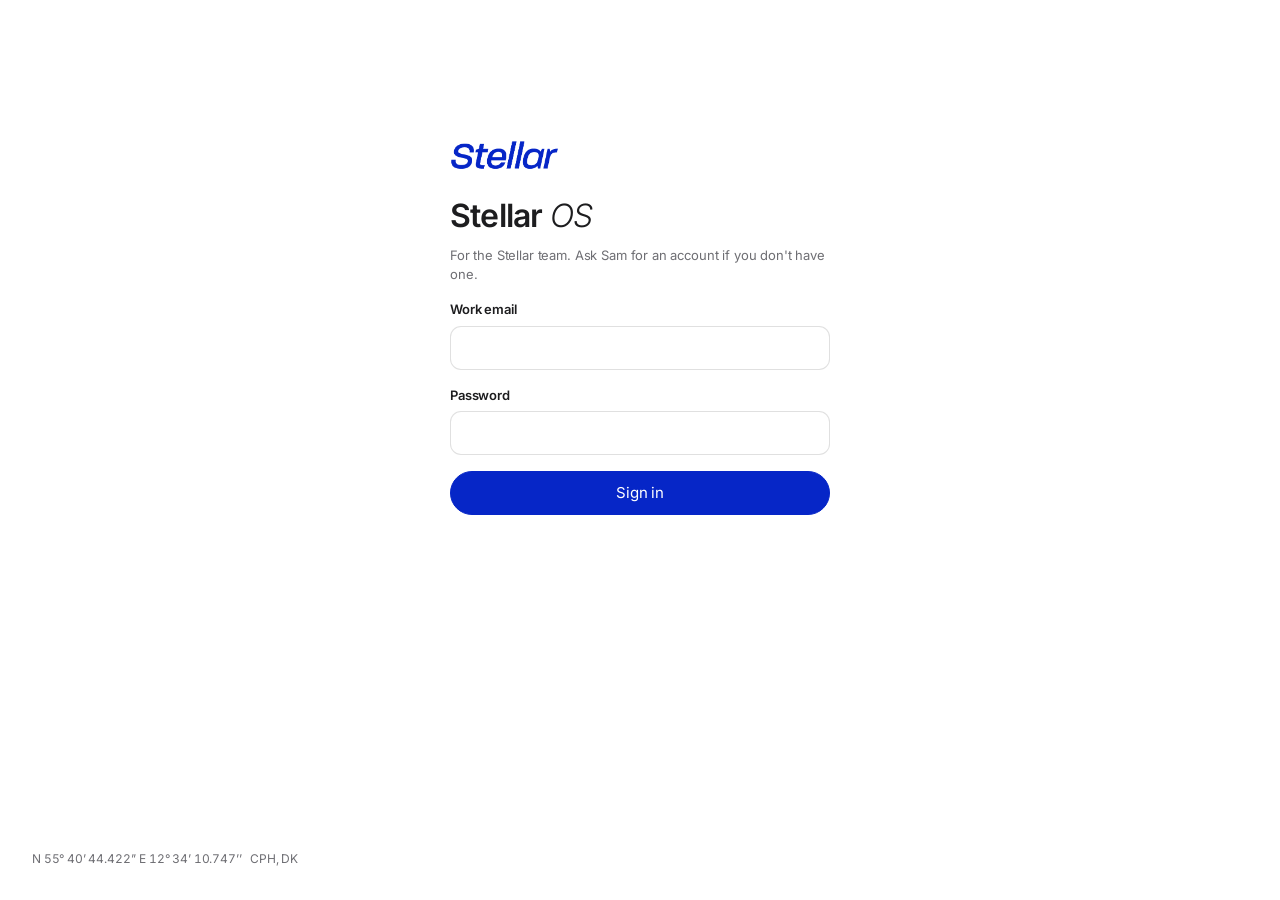
<file: index.html>
<!doctype html>
<html lang="en">
<head>
  <meta charset="utf-8">
  <!-- Moving home: when NEW is set, the old GitHub address forwards to the new one (path and #link kept). -->
  <script>(function(){var NEW="https://os.stellarmusic.dk";if(!NEW||location.hostname!=="stellar-portal.github.io")return;var h=location.hash,ls=null;try{ls=localStorage}catch(e){}
  /* carry over what this browser saved here: a deck viewer's email pass, the private to-do key */
  try{var t=(new URLSearchParams(h.slice(1)).get("t")||"").toLowerCase(),p=t&&ls&&ls.getItem("stellar-deck-pass:"+t);if(p)h+="&p="+encodeURIComponent(p);
  var k=/todo\.html/.test(location.pathname)&&!/[#&]k=/.test(h)&&ls&&ls.getItem("stellar-todo-key");if(k)h="#k="+k}catch(e){}
  location.replace(NEW+location.pathname.replace(/^\/campaign-tracker\/?/,"/")+location.search+h)})()</script>
  <meta name="viewport" content="width=device-width, initial-scale=1">
  <title>Stellar OS</title>
  <meta name="robots" content="noindex, nofollow">
  <meta name="theme-color" content="#000000">
  <link rel="icon" type="image/png" href="assets/favicon.png?v=4">
  <link rel="apple-touch-icon" href="assets/stellar-blue.png">
  <link rel="stylesheet" href="assets/fonts/inter.css?v=20261126b">
  <link rel="stylesheet" href="styles.css?v=20261126b">
  <link rel="stylesheet" href="todo.css?v=20261126b">
</head>
<body>
  <aside class="sidebar" id="sidebar" aria-label="Stellar OS">
    <div class="side-top">
      <a class="brand" href="#/" aria-label="Stellar OS home"><img src="assets/stellar-white.png" alt="Stellar" width="80" height="22"><span>OS</span><img class="brand-mark" src="assets/stellar-mark.png?v=2" alt="" width="32" height="32"></a>
    </div>

    <nav class="nav" id="nav" aria-label="Sections"></nav>
    <div class="who" id="who"></div>
  </aside>
  <div class="content">
    <div class="backbar" id="backbar" hidden><button type="button" class="back-btn" id="back-btn"><svg viewBox="0 0 20 20" aria-hidden="true"><path d="M12.5 4.5 7 10l5.5 5.5"/></svg><span id="back-label">Back</span></button><button type="button" class="back-btn home-btn" id="home-btn" hidden><svg viewBox="0 0 20 20" aria-hidden="true"><path d="M3.5 9.5 10 4l6.5 5.5M5.5 8v7.5h3.5V12h2v3.5h3.5V8"/></svg><span id="home-label">Home</span></button></div>
    <button type="button" class="to-top" id="to-top" aria-label="Back to the top" title="Back to the top"><svg viewBox="0 0 20 20" aria-hidden="true"><path d="M10 15.5V5M5 9.5 10 4.5l5 5"/></svg></button>
    <main id="app" tabindex="-1"><p class="muted pad">Loading…</p></main>
    <footer class="foot">N 55° 40’ 44.422’’ E 12° 34’ 10.747’’ &nbsp; CPH, DK</footer>
  </div>
  <div id="toast" role="status" aria-live="polite"></div>
  <script type="module" src="app.js?v=20261126b"></script>
</body>
</html>
</file>
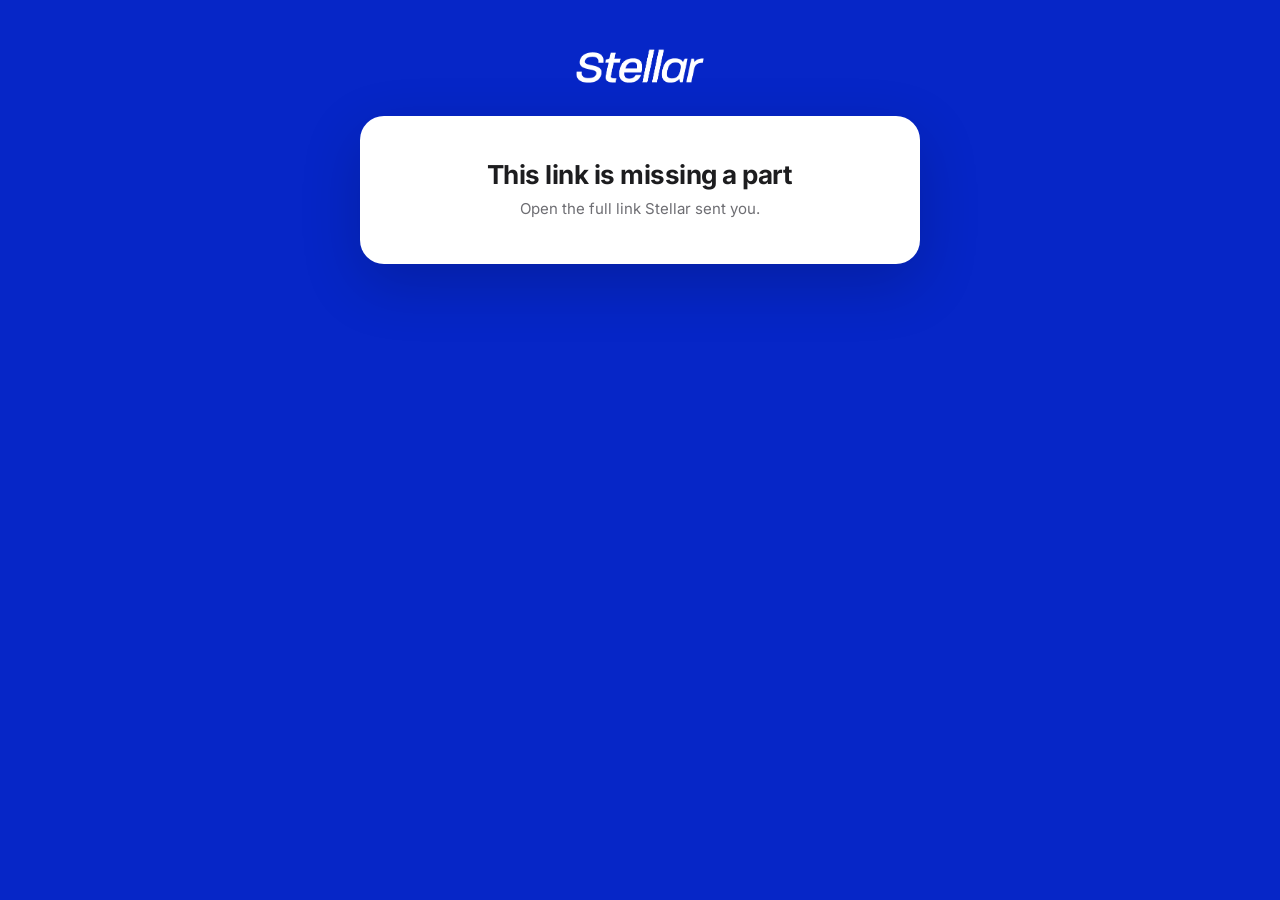
<file: creator.html>
<!doctype html>
<html lang="en">
<head>
  <meta charset="utf-8">
  <meta name="viewport" content="width=device-width, initial-scale=1, viewport-fit=cover">
  <title>Your campaign · Stellar</title>
  <meta name="robots" content="noindex, nofollow">
  <meta name="referrer" content="no-referrer">
  <meta name="theme-color" content="#0626c7">
  <link rel="icon" type="image/png" href="assets/favicon.png?v=4">
  <link rel="stylesheet" href="assets/fonts/inter.css?v=20261114a">
  <!-- A creator's personal campaign page: drafts, approval, posted links, payment details. No outside fonts or scripts: nothing goes anywhere but Stellar's own backend. -->
  <style>
    :root { --blue: #0626c7; --ink: #1d1d1f; --muted: #6e6e73; --line: #e5e5ea; color-scheme: light; }
    * { box-sizing: border-box; }
    html, body { margin: 0; min-height: 100%; }
    body { font-family: Inter, -apple-system, BlinkMacSystemFont, system-ui, "Segoe UI", Roboto, sans-serif; background: var(--blue); color: var(--ink); -webkit-font-smoothing: antialiased; }
    [hidden] { display: none !important; }
    .wrap { min-height: 100dvh; display: flex; flex-direction: column; align-items: center; padding: 40px 20px calc(40px + env(safe-area-inset-bottom)); }
    .wm { width: 130px; height: auto; margin: 8px 0 32px; }
    .card { width: 100%; max-width: 560px; background: #fff; border-radius: 24px; padding: 32px 28px; box-shadow: 0 20px 60px rgba(0,0,0,.18); }
    h1 { font-size: 26px; line-height: 1.15; letter-spacing: -0.02em; margin: 0 0 8px; }
    p.sub { margin: 0 0 24px; color: var(--muted); font-size: 15px; line-height: 1.5; }
    label, .lbl { display: block; font-size: 13px; font-weight: 600; margin: 0 0 16px; }
    label .hint, .lbl .hint { display: block; font-weight: 400; color: var(--muted); margin-top: 4px; }
    input, select { display: block; width: 100%; margin-top: 6px; font: inherit; font-size: 16px; font-weight: 400; padding: 12px 14px; border: 1px solid var(--line); border-radius: 12px; background: #fff; color: var(--ink); }
    input:focus, select:focus { outline: 2px solid var(--blue); outline-offset: 1px; border-color: transparent; }
    .bad-in { border-color: #c9302c; }
    button { width: 100%; font: inherit; font-size: 16px; font-weight: 600; padding: 14px; border: 0; border-radius: 999px; background: var(--blue); color: #fff; cursor: pointer; margin-top: 6px; }
    button:disabled { opacity: .55; cursor: default; }
    .err { color: #c9302c; font-size: 14px; min-height: 20px; margin: 4px 0 8px; }
    .fine { color: var(--muted); font-size: 12px; line-height: 1.5; margin: 18px 0 0; }
    .fine a, .done a { color: var(--blue); }
    .done { text-align: center; padding: 12px 0; }
    .done .tick { width: 56px; height: 56px; border-radius: 50%; background: rgba(6,38,199,.1); color: var(--blue); display: grid; place-items: center; margin: 0 auto 16px; font-size: 28px; }
    .handle { font-weight: 600; color: var(--blue); }
    h2 { font-size: 15px; margin: 28px 0 12px; padding-top: 20px; border-top: 1px solid var(--line); }
    h2:first-of-type { border-top: 0; padding-top: 0; margin-top: 8px; }
    .row { display: grid; grid-template-columns: 1fr 1fr; gap: 0 14px; }
    @media (max-width: 520px) { .row { grid-template-columns: 1fr; } .card { padding: 26px 20px; } }
    .sig { position: relative; margin-top: 6px; border: 1px solid var(--line); border-radius: 12px; height: 160px; touch-action: none; background: #fafafc; }
    .sig canvas { width: 100%; height: 100%; display: block; border-radius: 12px; cursor: crosshair; }
    .sig .ph { position: absolute; inset: 0; display: grid; place-items: center; color: var(--muted); font-size: 14px; font-weight: 400; pointer-events: none; }
    .sig-tools { display: flex; justify-content: space-between; margin-top: 6px; font-weight: 400; font-size: 12px; color: var(--muted); }
    .linkbtn { width: auto; background: none; color: var(--blue); padding: 0; margin: 0; font-size: 13px; font-weight: 600; border-radius: 0; }
    textarea { display: block; width: 100%; margin-top: 6px; font: inherit; font-size: 16px; padding: 12px 14px; border: 1px solid var(--line); border-radius: 12px; min-height: 84px; resize: vertical; }
    textarea:focus { outline: 2px solid var(--blue); outline-offset: 1px; border-color: transparent; }
    .brief { background: #f5f5f7; border-radius: 14px; padding: 14px 16px; font-size: 14px; line-height: 1.55; white-space: pre-line; margin: 0 0 8px; }
    .steps { display: flex; gap: 6px; margin: 0 0 22px; flex-wrap: wrap; }
    .steps span { font-size: 12px; font-weight: 600; padding: 4px 10px; border-radius: 999px; background: #f0f0f5; color: var(--muted); }
    .steps span.on { background: rgba(6,38,199,.1); color: var(--blue); }
    .steps span.ok { background: #e6f4ea; color: #1a7f37; }
    .item { border: 1px solid var(--line); border-radius: 14px; padding: 12px 14px; margin: 0 0 10px; font-size: 14px; }
    .item-h { display: flex; justify-content: space-between; gap: 10px; align-items: center; }
    .item-h b { overflow-wrap: anywhere; font-weight: 600; }
    .pill { flex: none; font-size: 12px; font-weight: 600; padding: 3px 10px; border-radius: 999px; background: #f0f0f5; color: var(--muted); }
    .pill.ok { background: #e6f4ea; color: #1a7f37; } .pill.fix { background: #fff4e0; color: #9a5b00; } .pill.wait { background: rgba(6,38,199,.08); color: var(--blue); } .pill.bad { background: #fdecea; color: #c9302c; }
    .note { margin: 8px 0 0; padding: 8px 10px; background: #fff8ec; border-radius: 10px; font-size: 13px; line-height: 1.45; }
    .note.client { background: #eef1fd; }
    .muted { color: var(--muted); font-size: 13px; }
    .item .linkbtn { margin-top: 8px; }
    .drop { display: block; border: 2px dashed var(--line); border-radius: 14px; padding: 20px; text-align: center; font-weight: 600; font-size: 14px; color: var(--blue); cursor: pointer; margin: 6px 0 12px; }
    .drop input { position: absolute; width: 1px; height: 1px; opacity: 0; }
    .drop:focus-within { outline: 2px solid var(--blue); outline-offset: 2px; }
    .bar { height: 8px; border-radius: 999px; background: #f0f0f5; overflow: hidden; margin: 8px 0; }
    .bar i { display: block; height: 100%; width: 0; background: var(--blue); transition: width .2s; }
    .inline { display: flex; gap: 8px; } .inline input { margin-top: 0; } .inline button { width: auto; margin: 0; padding: 12px 18px; flex: none; }
    .locked { color: var(--muted); font-size: 14px; background: #f5f5f7; border-radius: 12px; padding: 12px 14px; }
  </style>
</head>
<body>
  <main class="wrap">
    <img class="wm" src="assets/stellar-white.png" alt="Stellar">
    <div class="card" id="card" aria-live="polite"><p class="sub" style="margin:0">Loading…</p></div>
  </main>
  <script type="module" src="creator.js?v=20261126b"></script>
</body>
</html>
</file>
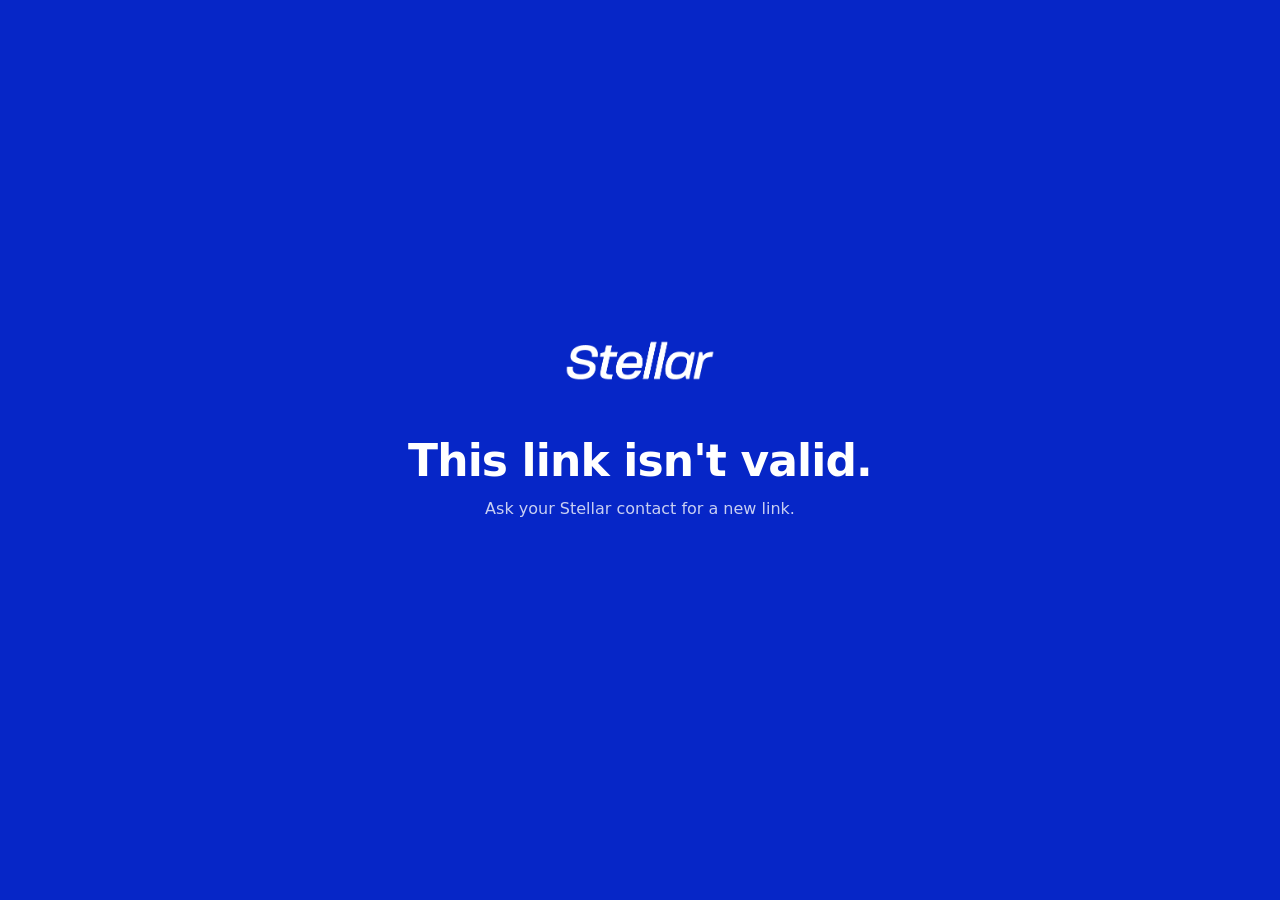
<file: deck.html>
<!doctype html>
<html lang="en">
<head>
  <meta charset="utf-8">
  <!-- Moving home: when NEW is set, the old GitHub address forwards to the new one (path and #link kept). -->
  <script>(function(){var NEW="https://os.stellarmusic.dk";if(!NEW||location.hostname!=="stellar-portal.github.io")return;var h=location.hash,ls=null;try{ls=localStorage}catch(e){}
  /* carry over what this browser saved here: a deck viewer's email pass, the private to-do key */
  try{var t=(new URLSearchParams(h.slice(1)).get("t")||"").toLowerCase(),p=t&&ls&&ls.getItem("stellar-deck-pass:"+t);if(p)h+="&p="+encodeURIComponent(p);
  var k=/todo\.html/.test(location.pathname)&&!/[#&]k=/.test(h)&&ls&&ls.getItem("stellar-todo-key");if(k)h="#k="+k}catch(e){}
  location.replace(NEW+location.pathname.replace(/^\/campaign-tracker\/?/,"/")+location.search+h)})()</script>
  <meta name="viewport" content="width=device-width, initial-scale=1, viewport-fit=cover">
  <title>Stellar</title>
  <meta name="robots" content="noindex, nofollow">
  <meta name="referrer" content="no-referrer">
  <meta name="theme-color" content="#0626c7">
  <link rel="icon" type="image/png" href="assets/favicon.png?v=4">
  <!-- No outside fonts or scripts on this page: nothing about the viewer is sent anywhere but Stellar's own backend. -->
  <style>
    :root { --blue: #0626c7; --ink: #1d1d1f; --stage-bg: #0d0d10; color-scheme: light; }
    * { box-sizing: border-box; }
    html, body { margin: 0; height: 100%; }
    body { font-family: -apple-system, BlinkMacSystemFont, "SF Pro Text", Inter, system-ui, "Segoe UI", Roboto, sans-serif; background: var(--blue); color: #fff; -webkit-font-smoothing: antialiased; overflow: hidden; }
    body.viewing { background: var(--stage-bg); }
    [hidden] { display: none !important; }

    /* Gate */
    .gate { min-height: 100%; height: 100dvh; display: flex; flex-direction: column; align-items: center; justify-content: center; padding: 32px 24px calc(32px + env(safe-area-inset-bottom)); text-align: center; }
    .gate .wm { width: 150px; height: auto; margin-bottom: 56px; }
    .gate h1 { font-size: clamp(28px, 5vw, 44px); font-weight: 600; letter-spacing: -0.02em; line-height: 1.1; margin: 0 0 12px; max-width: 18ch; }
    .gate p.sub { margin: 0 0 40px; opacity: .78; font-size: 16px; line-height: 1.45; max-width: 36ch; }
    .gate form { width: 100%; max-width: 360px; display: flex; flex-direction: column; gap: 22px; }
    .gate input { width: 100%; background: transparent; border: 0; border-bottom: 1.5px solid rgba(255,255,255,.55); color: #fff; font: inherit; font-size: 18px; padding: 10px 2px; outline: none; border-radius: 0; text-align: center; }
    .gate input::placeholder { color: rgba(255,255,255,.6); }
    .gate input:focus { border-bottom-color: #fff; }
    .gate button { appearance: none; border: 0; border-radius: 999px; background: #fff; color: var(--blue); font: inherit; font-size: 16px; font-weight: 600; padding: 14px 24px; cursor: pointer; }
    .gate button:disabled { opacity: .6; cursor: default; }
    .gate button:focus-visible, .gate a:focus-visible { outline: 2px solid #fff; outline-offset: 3px; }
    .gate .err { min-height: 1.3em; margin: 0; font-size: 14px; color: #ffd9d9; }
    .gate .legal { margin-top: 36px; font-size: 12.5px; line-height: 1.5; opacity: .7; max-width: 42ch; }
    .gate .legal a { color: #fff; }
    .gate input.code { font-size: 28px; letter-spacing: 10px; font-variant-numeric: tabular-nums; }
    .gate .lnk { all: unset; cursor: pointer; text-decoration: underline; color: #fff; }
    .gate .lnk:focus-visible { outline: 2px solid #fff; outline-offset: 2px; }
    .gate .lnk:disabled, .gate .lnk[aria-disabled="true"] { cursor: default; text-decoration: none; opacity: .65; }
    .gate .hint { margin: -24px 0 36px; font-size: 14px; line-height: 1.45; opacity: .78; max-width: 36ch; }
    .gate .help { margin-top: 28px; font-size: 14px; opacity: .9; }
    .gate .spin { width: 34px; height: 34px; margin: 0 0 30px; border-radius: 50%; border: 3px solid rgba(255,255,255,.3); border-top-color: #fff; animation: gate-spin 1s linear infinite; }
    @keyframes gate-spin { to { transform: rotate(360deg); } }
    @media (prefers-reduced-motion: reduce) { .gate .spin { animation-duration: 3s; } }

    /* Viewer */
    .viewer { position: fixed; inset: 0; display: flex; flex-direction: column; }
    .stage-wrap { flex: 1; min-height: 0; display: flex; align-items: center; justify-content: center; padding: 20px 76px; position: relative; touch-action: pan-y; }
    .stage { position: relative; aspect-ratio: 16 / 9; width: min(100%, calc((100dvh - 96px) * 16 / 9)); background: #000; border-radius: 10px; overflow: hidden; box-shadow: 0 20px 60px rgba(0,0,0,.45); user-select: none; -webkit-user-select: none; }
    .stage img.slide { position: absolute; inset: 0; width: 100%; height: 100%; object-fit: contain; display: block; -webkit-user-drag: none; }
    .stage .spot { position: absolute; display: block; }
    .stage a.spot { cursor: pointer; border-radius: 4px; }
    .stage a.spot::before { content: ""; position: absolute; inset: -10px; }
    .stage img.slide { opacity: 0; transition: opacity .25s; }
    .stage img.slide.in { opacity: 1; }
    .stage::after { content: ""; position: absolute; left: 50%; top: 50%; width: 26px; height: 26px; margin: -13px; border-radius: 50%; border: 2px solid rgba(255,255,255,.18); border-top-color: rgba(255,255,255,.7); animation: spin .8s linear infinite; pointer-events: none; }
    .stage.ready::after { display: none; }
    @keyframes spin { to { transform: rotate(360deg); } }
    @media (prefers-reduced-motion: reduce) { .stage::after { animation: none; } .stage img.slide { transition: none; } }
    .stage a.spot:hover { background: rgba(255,255,255,.08); box-shadow: inset 0 0 0 1.5px rgba(255,255,255,.35); }
    .stage a.spot:focus-visible { outline: 2px solid #8aa0ff; outline-offset: 2px; }
    .stage { container-type: inline-size; }
    .stage video.spot, .stage .vclip video { object-fit: cover; background: #000; }
    .stage .vclip { overflow: hidden; }
    .stage .vclip video { position: absolute; display: block; cursor: pointer; }
    .stage img.over { position: absolute; pointer-events: none; user-select: none; }
    .stage .vclip, .stage video.spot, .stage img.over { transition: opacity .2s; }
    .stage .wait { opacity: 0; }
    .stage .snd { position: absolute; transform: translate(-100%, -100%); display: inline-flex; align-items: center; gap: 6px; border: 0; border-radius: 999px; padding: 7px 12px 7px 10px; background: rgba(0,0,0,.62); color: #fff; font: 600 12px/1 inherit; font-family: inherit; cursor: pointer; backdrop-filter: blur(8px); -webkit-backdrop-filter: blur(8px); white-space: nowrap; z-index: 2; }
    .stage .snd:hover { background: rgba(0,0,0,.8); }
    .stage .snd.on span { display: none; }
    .stage .snd.on { padding: 7px; }
    .stage .snd:focus-visible { outline: 2px solid #8aa0ff; outline-offset: 2px; }
    @media (max-width: 700px) { .stage .snd { padding: 6px; } .stage .snd span { display: none; } }
    .nav { position: absolute; top: 50%; transform: translateY(-50%); width: 48px; height: 48px; border-radius: 50%; border: 0; background: rgba(255,255,255,.1); color: #fff; display: grid; place-items: center; cursor: pointer; transition: background .15s, opacity .15s; }
    .nav:hover { background: rgba(255,255,255,.2); }
    .nav:disabled { opacity: .25; cursor: default; }
    .nav:focus-visible { outline: 2px solid #8aa0ff; outline-offset: 2px; }
    .nav.prev { left: 16px; } .nav.next { right: 16px; }
    .bar { height: 56px; display: flex; align-items: center; justify-content: space-between; padding: 0 24px calc(env(safe-area-inset-bottom)); gap: 16px; font-size: 13px; color: rgba(255,255,255,.7); }
    .bar img { height: 18px; width: auto; opacity: .9; }
    .bar .count { font-variant-numeric: tabular-nums; }
    .progress { position: absolute; left: 0; right: 0; bottom: 0; height: 2px; background: rgba(255,255,255,.08); }
    .progress i { display: block; height: 100%; background: var(--blue); transition: width .25s; }
    .turn { display: none; position: absolute; left: 0; right: 0; bottom: 18px; text-align: center; font-size: 13px; color: rgba(255,255,255,.5); }
    @media (max-width: 700px) and (orientation: portrait) { .turn { display: block; } }
    .loading { position: fixed; inset: 0; display: grid; place-items: center; font-size: 15px; opacity: .8; }

    @media (max-width: 700px) {
      .stage-wrap { padding: 12px; }
      .stage { width: 100%; border-radius: 6px; }
      .nav { display: none; }
      .bar { padding: 0 16px env(safe-area-inset-bottom); }
    }
    @media (max-width: 900px) and (orientation: landscape) and (max-height: 500px) {
      .stage-wrap { padding: 6px 56px; }
      .stage { width: min(100%, calc((100dvh - 50px) * 16 / 9)); }
      .bar { height: 38px; }
      .nav { width: 40px; height: 40px; } .nav.prev { left: 8px; } .nav.next { right: 8px; }
    }
  </style>
</head>
<body>
  <main id="app"><div class="loading">Loading…</div></main>
  <script type="module" src="deck.js?v=20261126b"></script>
</body>
</html>
</file>
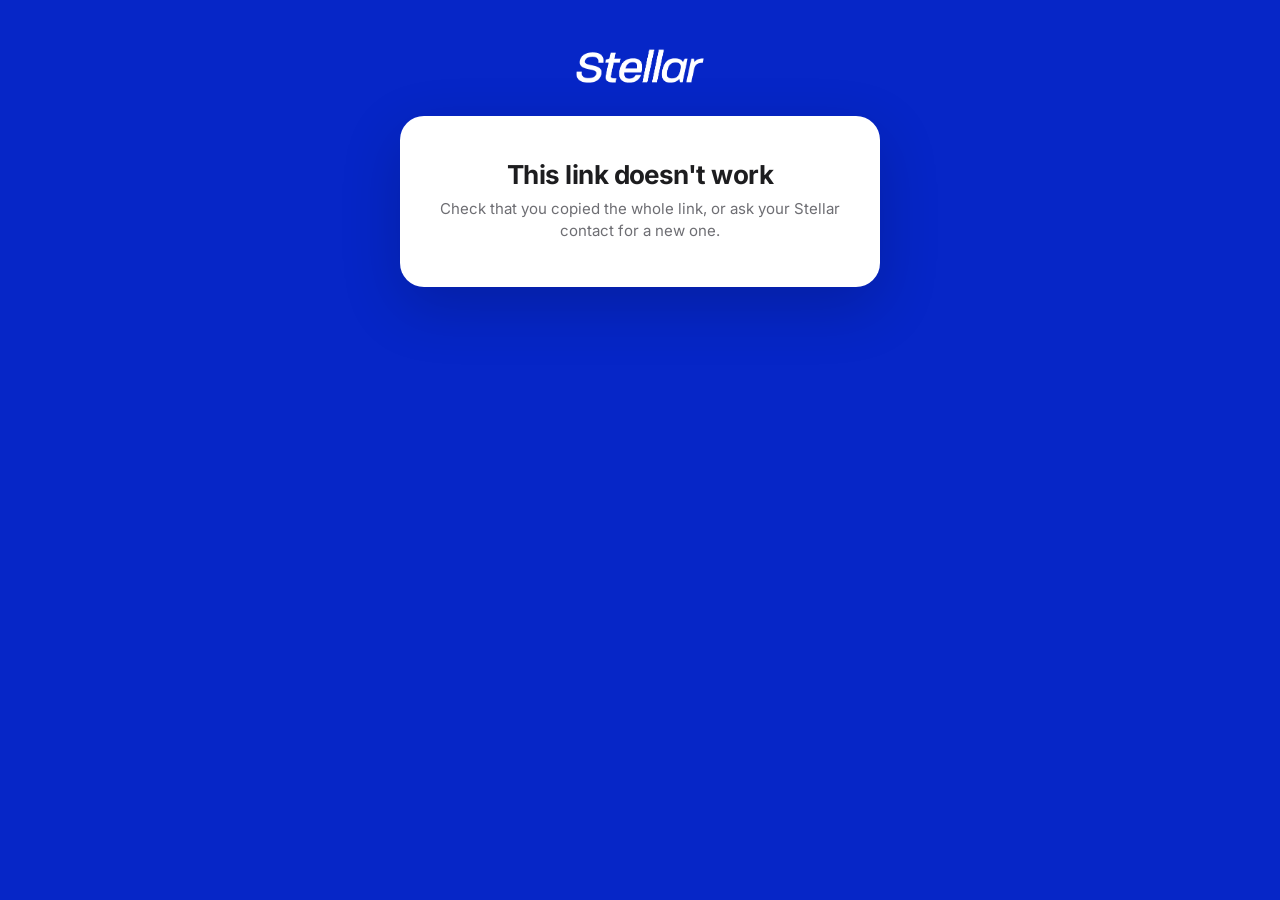
<file: payment-details.html>
<!doctype html>
<html lang="en">
<head>
  <meta charset="utf-8">
  <meta name="viewport" content="width=device-width, initial-scale=1, viewport-fit=cover">
  <title>Your payment details · Stellar</title>
  <meta name="robots" content="noindex, nofollow">
  <meta name="referrer" content="no-referrer">
  <meta name="theme-color" content="#0626c7">
  <link rel="icon" type="image/png" href="assets/favicon.png?v=4">
  <link rel="stylesheet" href="assets/fonts/inter.css?v=20261114a">
  <!-- A creator fills in how Stellar pays them, once. No outside fonts or scripts: nothing goes anywhere but Stellar's own backend. -->
  <style>
    :root { --blue: #0626c7; --ink: #1d1d1f; --muted: #6e6e73; --line: #e5e5ea; color-scheme: light; }
    * { box-sizing: border-box; }
    html, body { margin: 0; min-height: 100%; }
    body { font-family: Inter, -apple-system, BlinkMacSystemFont, system-ui, "Segoe UI", Roboto, sans-serif; background: var(--blue); color: var(--ink); -webkit-font-smoothing: antialiased; }
    [hidden] { display: none !important; }
    .wrap { min-height: 100dvh; display: flex; flex-direction: column; align-items: center; padding: 40px 20px calc(40px + env(safe-area-inset-bottom)); }
    .wm { width: 130px; height: auto; margin: 8px 0 32px; }
    .card { width: 100%; max-width: 480px; background: #fff; border-radius: 24px; padding: 32px 28px; box-shadow: 0 20px 60px rgba(0,0,0,.18); }
    h1 { font-size: 26px; line-height: 1.15; letter-spacing: -0.02em; margin: 0 0 8px; }
    p.sub { margin: 0 0 24px; color: var(--muted); font-size: 15px; line-height: 1.5; }
    label { display: block; font-size: 13px; font-weight: 600; margin: 0 0 16px; }
    label .hint { display: block; font-weight: 400; color: var(--muted); margin-top: 4px; }
    input, select { display: block; width: 100%; margin-top: 6px; font: inherit; font-size: 16px; font-weight: 400; padding: 12px 14px; border: 1px solid var(--line); border-radius: 12px; background: #fff; color: var(--ink); }
    input:focus, select:focus { outline: 2px solid var(--blue); outline-offset: 1px; border-color: transparent; }
    .bad-in { border-color: #c9302c; }
    button { width: 100%; font: inherit; font-size: 16px; font-weight: 600; padding: 14px; border: 0; border-radius: 999px; background: var(--blue); color: #fff; cursor: pointer; margin-top: 6px; }
    button:disabled { opacity: .55; cursor: default; }
    .err { color: #c9302c; font-size: 14px; min-height: 20px; margin: 4px 0 8px; }
    .fine { color: var(--muted); font-size: 12px; line-height: 1.5; margin: 18px 0 0; }
    .fine a, .done a { color: var(--blue); }
    .done { text-align: center; padding: 12px 0; }
    .done .tick { width: 56px; height: 56px; border-radius: 50%; background: rgba(6,38,199,.1); color: var(--blue); display: grid; place-items: center; margin: 0 auto 16px; font-size: 28px; }
    .handle { font-weight: 600; color: var(--blue); }
  </style>
</head>
<body>
  <main class="wrap">
    <img class="wm" src="assets/stellar-white.png" alt="Stellar">
    <div class="card" id="card" aria-live="polite"><p class="sub" style="margin:0">Loading…</p></div>
  </main>
  <script type="module" src="payment-details.js?v=20261126b"></script>
</body>
</html>
</file>
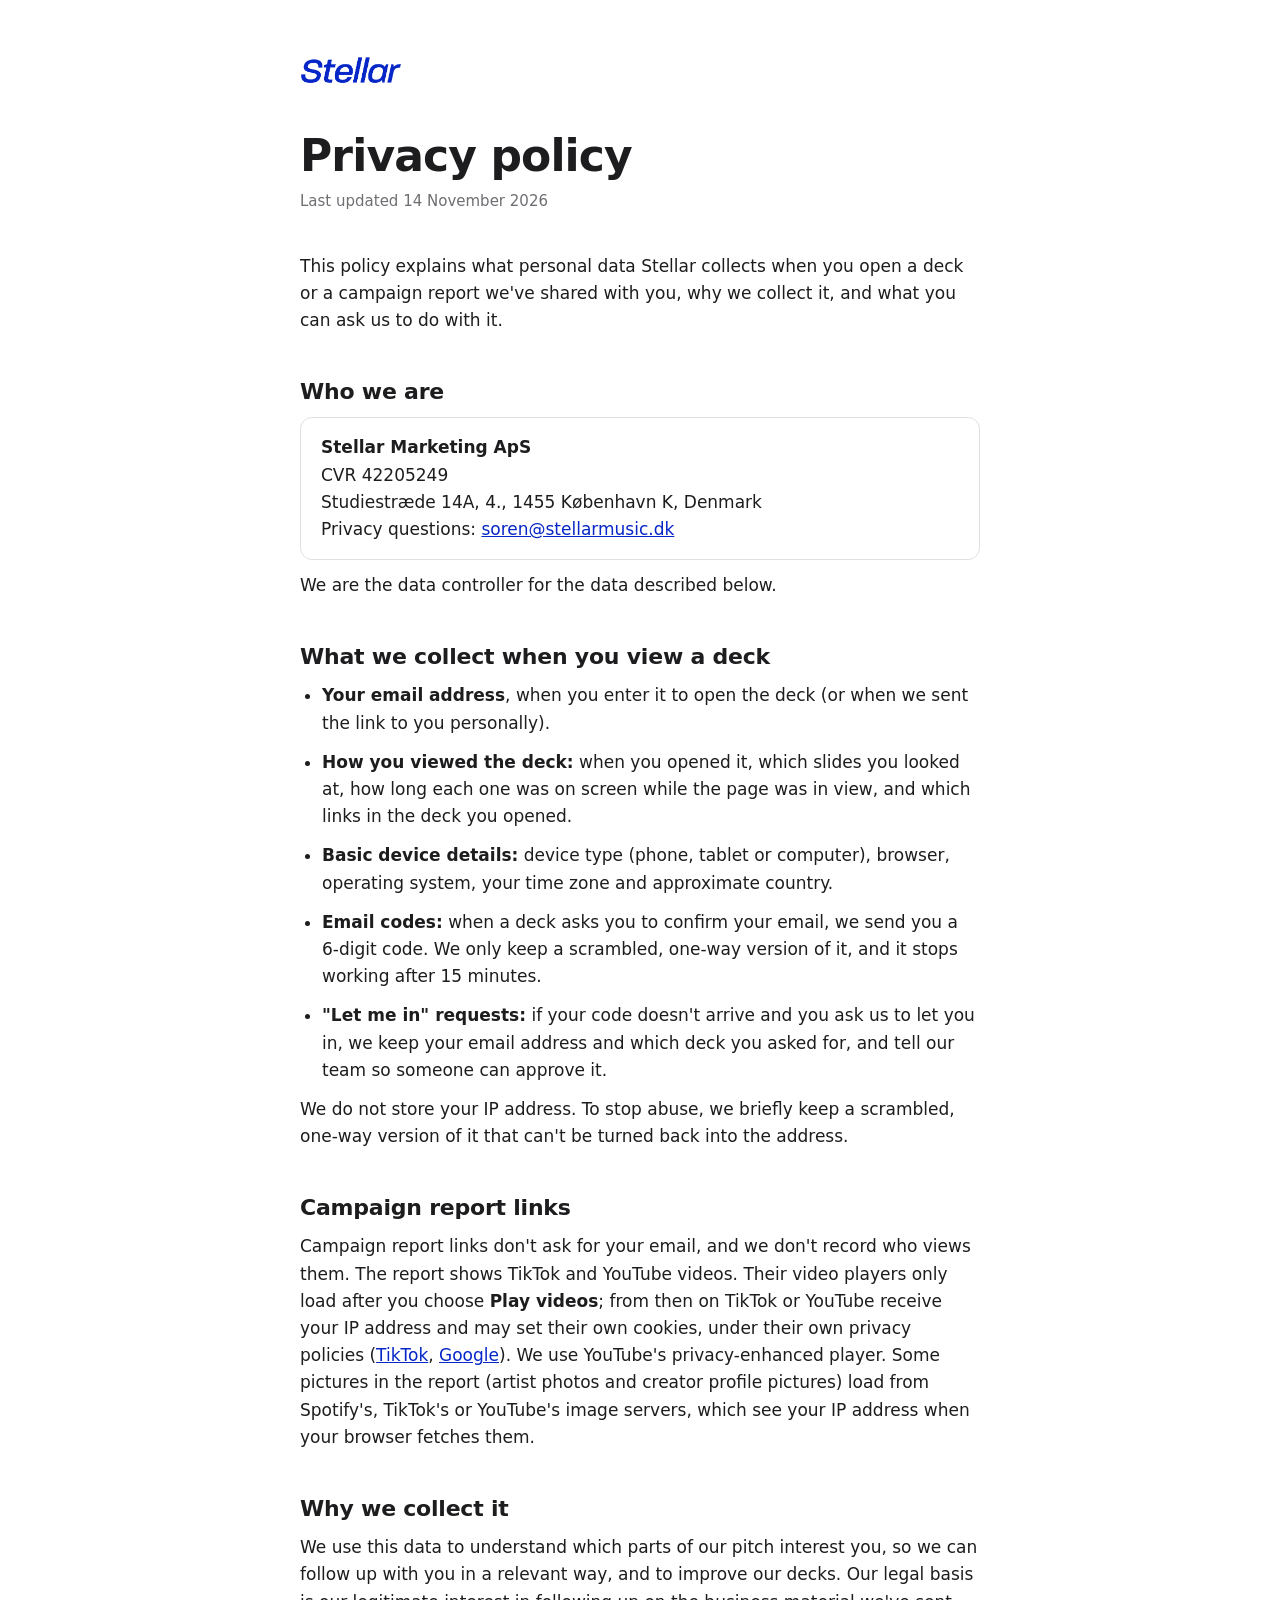
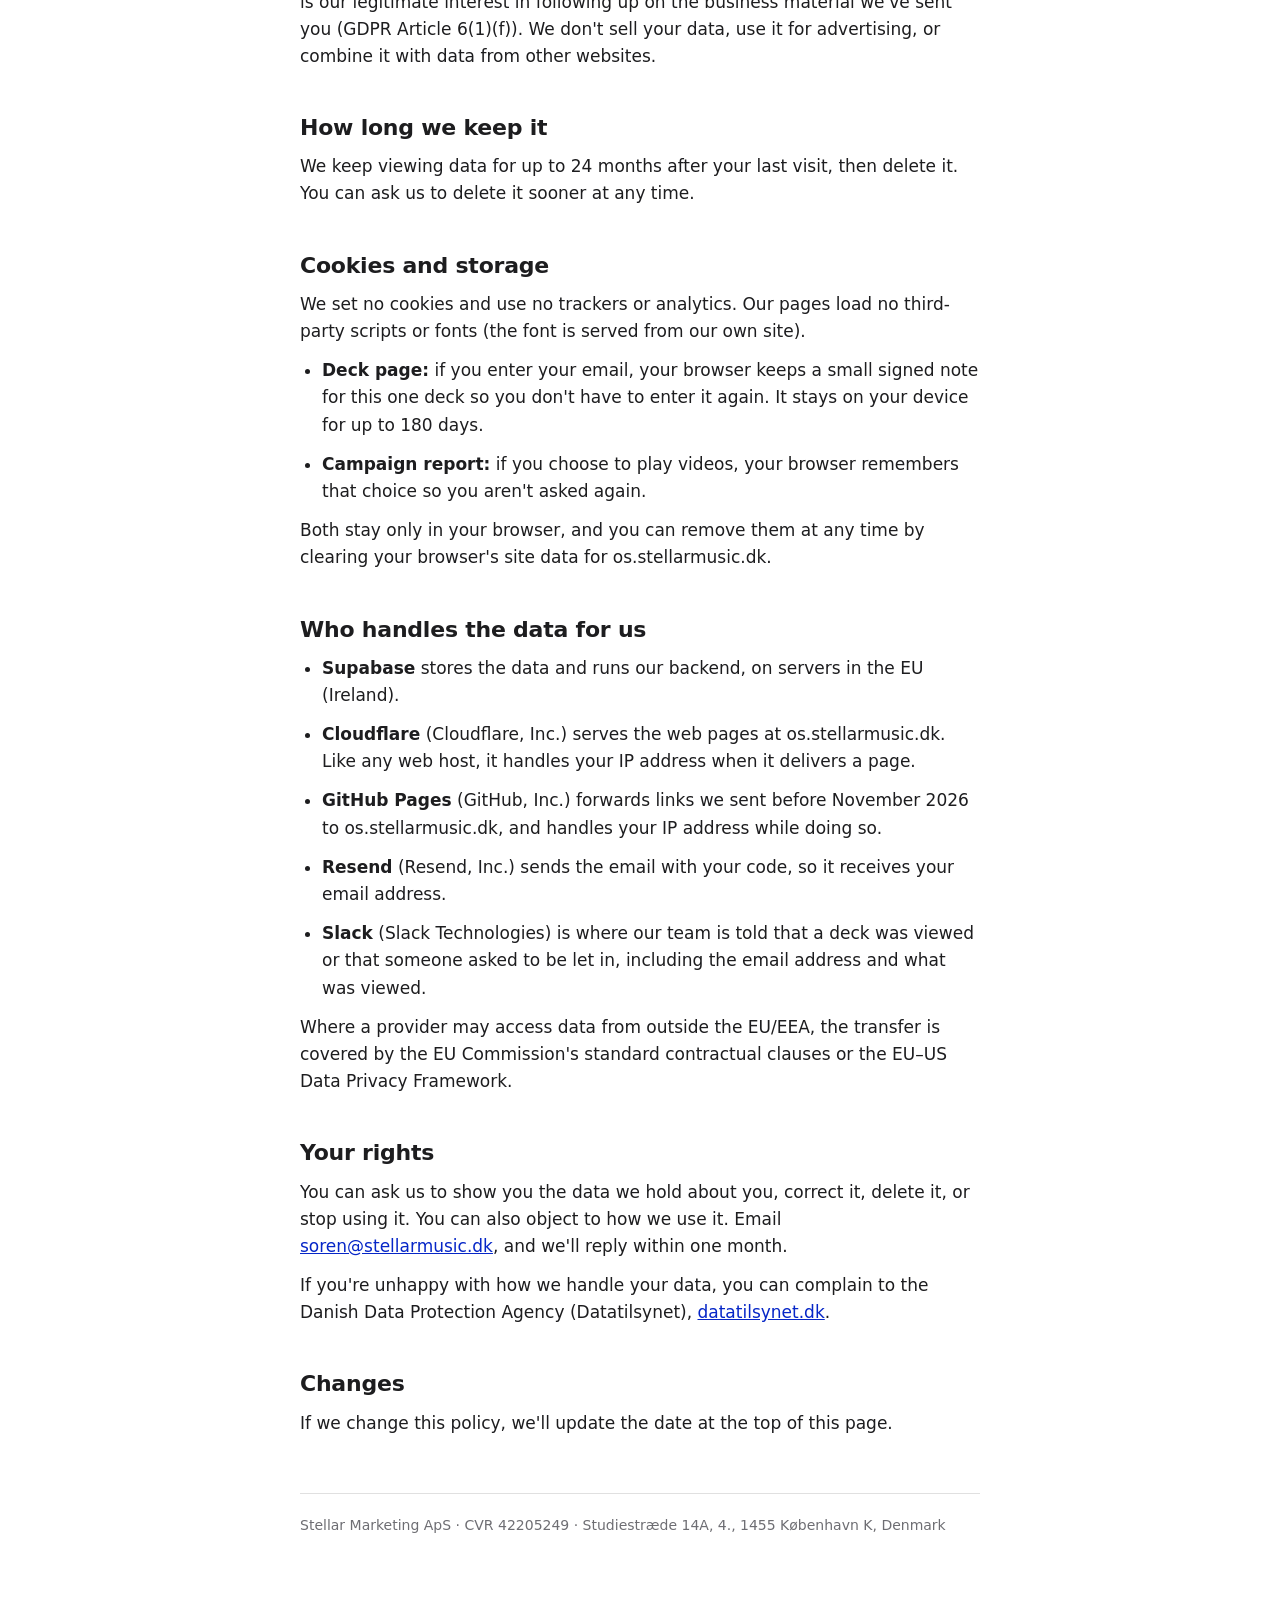
<file: privacy.html>
<!doctype html>
<html lang="en">
<head>
  <meta charset="utf-8">
  <!-- Moving home: when NEW is set, the old GitHub address forwards to the new one (path and #link kept). -->
  <script>(function(){var NEW="https://os.stellarmusic.dk";if(!NEW||location.hostname!=="stellar-portal.github.io")return;var h=location.hash,ls=null;try{ls=localStorage}catch(e){}
  /* carry over what this browser saved here: a deck viewer's email pass, the private to-do key */
  try{var t=(new URLSearchParams(h.slice(1)).get("t")||"").toLowerCase(),p=t&&ls&&ls.getItem("stellar-deck-pass:"+t);if(p)h+="&p="+encodeURIComponent(p);
  var k=/todo\.html/.test(location.pathname)&&!/[#&]k=/.test(h)&&ls&&ls.getItem("stellar-todo-key");if(k)h="#k="+k}catch(e){}
  location.replace(NEW+location.pathname.replace(/^\/campaign-tracker\/?/,"/")+location.search+h)})()</script>
  <meta name="viewport" content="width=device-width, initial-scale=1">
  <title>Privacy policy · Stellar</title>
  <meta name="description" content="How Stellar Marketing ApS handles personal data when you view a deck or report we've shared with you.">
  <link rel="icon" type="image/png" href="assets/favicon.png?v=4">
  <style>
    :root { --blue: #0626c7; --ink: #1d1d1f; --muted: #6e6e73; --line: #e0e0e0; --bg: #fff; }
    @media (prefers-color-scheme: dark) { :root { --ink: #f5f5f7; --muted: #a1a1a6; --line: #333; --bg: #000; --blue: #8aa0ff; } }
    * { box-sizing: border-box; }
    body { margin: 0; background: var(--bg); color: var(--ink); font-family: -apple-system, BlinkMacSystemFont, "SF Pro Text", Inter, system-ui, "Segoe UI", Roboto, sans-serif; font-size: 17px; line-height: 1.6; -webkit-font-smoothing: antialiased; }
    main { max-width: 720px; margin: 0 auto; padding: 56px 20px 80px; }
    img.wm { height: 28px; width: auto; margin-bottom: 40px; }
    h1 { font-size: clamp(32px, 6vw, 44px); line-height: 1.1; letter-spacing: -0.02em; margin: 0 0 8px; }
    .date { color: var(--muted); margin: 0 0 40px; font-size: 15px; }
    h2 { font-size: 22px; letter-spacing: -0.01em; margin: 40px 0 8px; }
    p, li { margin: 0 0 12px; }
    ul { padding-left: 22px; margin: 0 0 12px; }
    a { color: var(--blue); }
    .card { border: 1px solid var(--line); border-radius: 12px; padding: 16px 20px; margin: 0 0 12px; }
    footer { margin-top: 56px; padding-top: 20px; border-top: 1px solid var(--line); color: var(--muted); font-size: 14px; }
    @media (prefers-color-scheme: dark) { img.wm { filter: brightness(0) invert(1); } }
  </style>
</head>
<body>
<main>
  <img class="wm" src="assets/stellar-blue.png" alt="Stellar" width="102" height="28">
  <h1>Privacy policy</h1>
  <p class="date">Last updated 14 November 2026</p>

  <p>This policy explains what personal data Stellar collects when you open a deck or a campaign report we've shared with you, why we collect it, and what you can ask us to do with it.</p>

  <h2>Who we are</h2>
  <div class="card">
    <p style="margin:0"><strong>Stellar Marketing ApS</strong><br>CVR 42205249<br>Studiestræde 14A, 4., 1455 København K, Denmark<br>Privacy questions: <a href="mailto:soren@stellarmusic.dk">soren@stellarmusic.dk</a></p>
  </div>
  <p>We are the data controller for the data described below.</p>

  <h2>What we collect when you view a deck</h2>
  <ul>
    <li><strong>Your email address</strong>, when you enter it to open the deck (or when we sent the link to you personally).</li>
    <li><strong>How you viewed the deck:</strong> when you opened it, which slides you looked at, how long each one was on screen while the page was in view, and which links in the deck you opened.</li>
    <li><strong>Basic device details:</strong> device type (phone, tablet or computer), browser, operating system, your time zone and approximate country.</li>
    <li><strong>Email codes:</strong> when a deck asks you to confirm your email, we send you a 6-digit code. We only keep a scrambled, one-way version of it, and it stops working after 15 minutes.</li>
    <li><strong>"Let me in" requests:</strong> if your code doesn't arrive and you ask us to let you in, we keep your email address and which deck you asked for, and tell our team so someone can approve it.</li>
  </ul>
  <p>We do not store your IP address. To stop abuse, we briefly keep a scrambled, one-way version of it that can't be turned back into the address.</p>

  <h2>Campaign report links</h2>
  <p>Campaign report links don't ask for your email, and we don't record who views them. The report shows TikTok and YouTube videos. Their video players only load after you choose <strong>Play videos</strong>; from then on TikTok or YouTube receive your IP address and may set their own cookies, under their own privacy policies (<a href="https://www.tiktok.com/legal/privacy-policy-eea" rel="noopener">TikTok</a>, <a href="https://policies.google.com/privacy" rel="noopener">Google</a>). We use YouTube's privacy-enhanced player. Some pictures in the report (artist photos and creator profile pictures) load from Spotify's, TikTok's or YouTube's image servers, which see your IP address when your browser fetches them.</p>

  <h2>Why we collect it</h2>
  <p>We use this data to understand which parts of our pitch interest you, so we can follow up with you in a relevant way, and to improve our decks. Our legal basis is our legitimate interest in following up on the business material we've sent you (GDPR Article 6(1)(f)). We don't sell your data, use it for advertising, or combine it with data from other websites.</p>

  <h2>How long we keep it</h2>
  <p>We keep viewing data for up to 24 months after your last visit, then delete it. You can ask us to delete it sooner at any time.</p>

  <h2>Cookies and storage</h2>
  <p>We set no cookies and use no trackers or analytics. Our pages load no third-party scripts or fonts (the font is served from our own site).</p>
  <ul>
    <li><strong>Deck page:</strong> if you enter your email, your browser keeps a small signed note for this one deck so you don't have to enter it again. It stays on your device for up to 180 days.</li>
    <li><strong>Campaign report:</strong> if you choose to play videos, your browser remembers that choice so you aren't asked again.</li>
  </ul>
  <p>Both stay only in your browser, and you can remove them at any time by clearing your browser's site data for os.stellarmusic.dk.</p>

  <h2>Who handles the data for us</h2>
  <ul>
    <li><strong>Supabase</strong> stores the data and runs our backend, on servers in the EU (Ireland).</li>
    <li><strong>Cloudflare</strong> (Cloudflare, Inc.) serves the web pages at os.stellarmusic.dk. Like any web host, it handles your IP address when it delivers a page.</li>
    <li><strong>GitHub Pages</strong> (GitHub, Inc.) forwards links we sent before November 2026 to os.stellarmusic.dk, and handles your IP address while doing so.</li>
    <li><strong>Resend</strong> (Resend, Inc.) sends the email with your code, so it receives your email address.</li>
    <li><strong>Slack</strong> (Slack Technologies) is where our team is told that a deck was viewed or that someone asked to be let in, including the email address and what was viewed.</li>
  </ul>
  <p>Where a provider may access data from outside the EU/EEA, the transfer is covered by the EU Commission's standard contractual clauses or the EU–US Data Privacy Framework.</p>

  <h2>Your rights</h2>
  <p>You can ask us to show you the data we hold about you, correct it, delete it, or stop using it. You can also object to how we use it. Email <a href="mailto:soren@stellarmusic.dk">soren@stellarmusic.dk</a>, and we'll reply within one month.</p>
  <p>If you're unhappy with how we handle your data, you can complain to the Danish Data Protection Agency (Datatilsynet), <a href="https://www.datatilsynet.dk" rel="noopener">datatilsynet.dk</a>.</p>

  <h2>Changes</h2>
  <p>If we change this policy, we'll update the date at the top of this page.</p>

  <footer>Stellar Marketing ApS · CVR 42205249 · Studiestræde 14A, 4., 1455 København K, Denmark</footer>
</main>
</body>
</html>
</file>
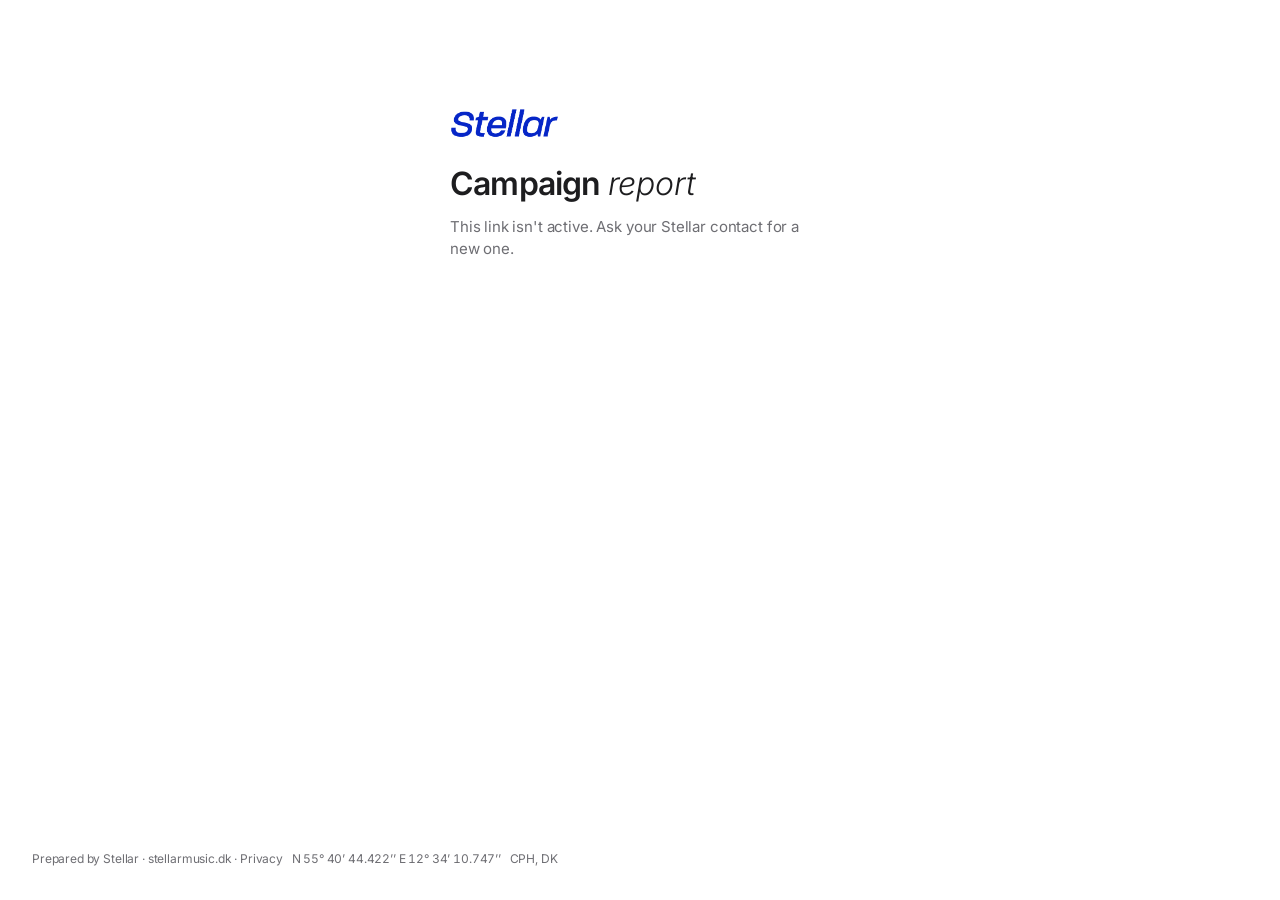
<file: share.html>
<!doctype html>
<html lang="en">
<head>
  <meta charset="utf-8">
  <!-- Moving home: when NEW is set, the old GitHub address forwards to the new one (path and #link kept). -->
  <script>(function(){var NEW="https://os.stellarmusic.dk";if(!NEW||location.hostname!=="stellar-portal.github.io")return;var h=location.hash,ls=null;try{ls=localStorage}catch(e){}
  /* carry over what this browser saved here: a deck viewer's email pass, the private to-do key */
  try{var t=(new URLSearchParams(h.slice(1)).get("t")||"").toLowerCase(),p=t&&ls&&ls.getItem("stellar-deck-pass:"+t);if(p)h+="&p="+encodeURIComponent(p);
  var k=/todo\.html/.test(location.pathname)&&!/[#&]k=/.test(h)&&ls&&ls.getItem("stellar-todo-key");if(k)h="#k="+k}catch(e){}
  location.replace(NEW+location.pathname.replace(/^\/campaign-tracker\/?/,"/")+location.search+h)})()</script>
  <meta name="viewport" content="width=device-width, initial-scale=1">
  <title>Campaign report · Stellar</title>
  <meta name="robots" content="noindex, nofollow">
  <meta name="referrer" content="no-referrer">
  <meta name="theme-color" content="#ffffff">
  <link rel="icon" type="image/png" href="assets/favicon.png?v=4">
  <link rel="apple-touch-icon" href="assets/stellar-blue.png">
  <link rel="stylesheet" href="assets/fonts/inter.css?v=20261126b">
  <link rel="stylesheet" href="styles.css?v=20261126b">
</head>
<body class="share">
  <main id="app" tabindex="-1"><p class="muted pad">Loading the report…</p></main>
  <footer class="foot">Prepared by Stellar · stellarmusic.dk · <a href="privacy.html">Privacy</a> &nbsp; N 55° 40’ 44.422’’ E 12° 34’ 10.747’’ &nbsp; CPH, DK</footer>
  <div id="tip" class="tip" role="tooltip" hidden></div>
  <script type="module" src="share.js?v=20261126b"></script>
</body>
</html>
</file>
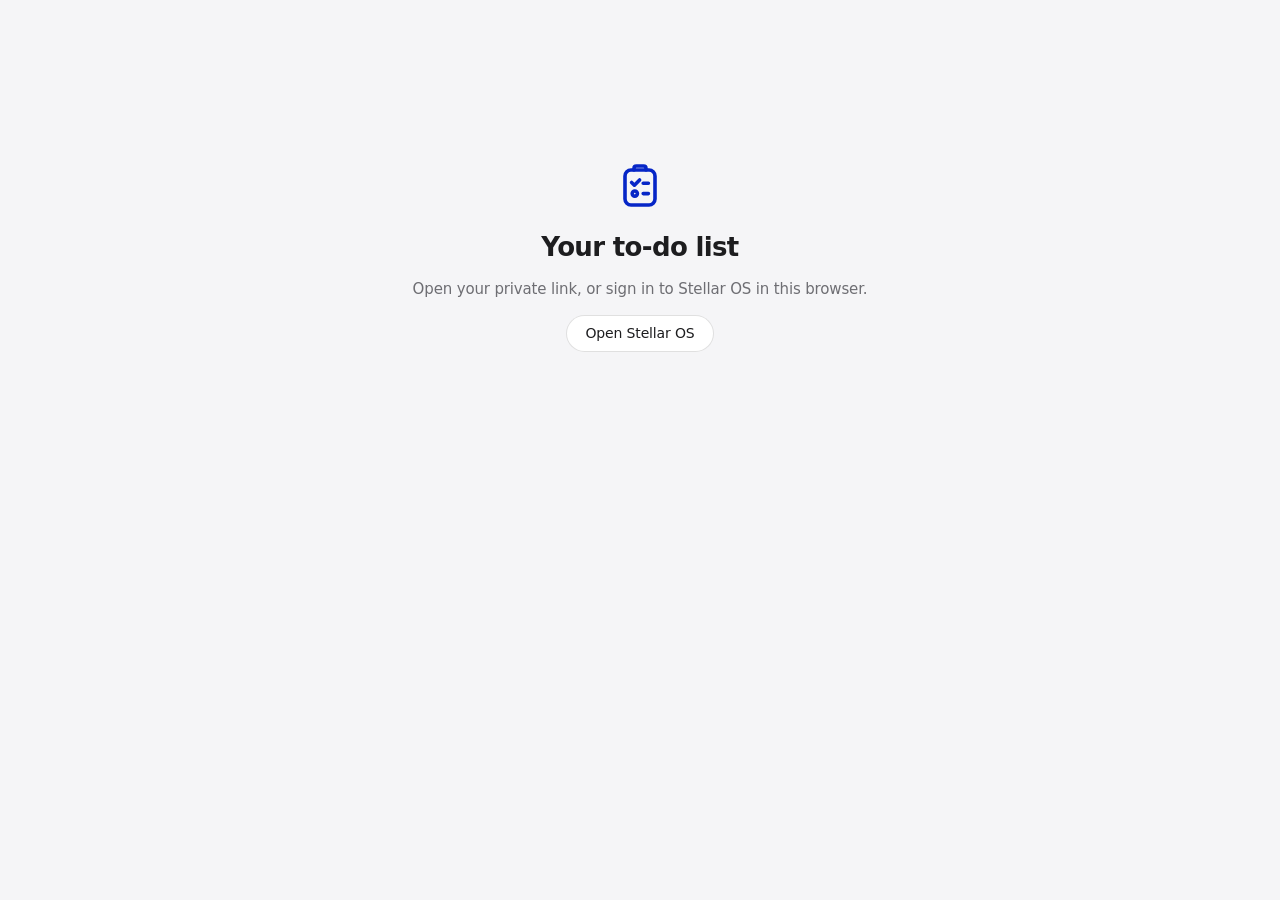
<file: todo.html>
<!doctype html>
<html lang="en">
<head>
  <meta charset="utf-8">
  <!-- Moving home: when NEW is set, the old GitHub address forwards to the new one (path and #link kept). -->
  <script>(function(){var NEW="https://os.stellarmusic.dk";if(!NEW||location.hostname!=="stellar-portal.github.io")return;var h=location.hash,ls=null;try{ls=localStorage}catch(e){}
  /* carry over what this browser saved here: a deck viewer's email pass, the private to-do key */
  try{var t=(new URLSearchParams(h.slice(1)).get("t")||"").toLowerCase(),p=t&&ls&&ls.getItem("stellar-deck-pass:"+t);if(p)h+="&p="+encodeURIComponent(p);
  var k=/todo\.html/.test(location.pathname)&&!/[#&]k=/.test(h)&&ls&&ls.getItem("stellar-todo-key");if(k)h="#k="+k}catch(e){}
  location.replace(NEW+location.pathname.replace(/^\/campaign-tracker\/?/,"/")+location.search+h)})()</script>
  <meta name="viewport" content="width=device-width, initial-scale=1, viewport-fit=cover">
  <title>To-do · Stellar</title>
  <meta name="robots" content="noindex, nofollow">
  <meta name="referrer" content="no-referrer">
  <meta name="theme-color" content="#f5f5f7">
  <link rel="icon" type="image/svg+xml" href="data:image/svg+xml,%3Csvg xmlns='http://www.w3.org/2000/svg' viewBox='0 0 32 32'%3E%3Crect width='32' height='32' rx='8' fill='%230626c7'/%3E%3Cg fill='none' stroke='%23fff' stroke-width='2' stroke-linecap='round' stroke-linejoin='round' transform='translate(4 4)'%3E%3Crect x='4.5' y='4' width='15' height='17.5' rx='3'/%3E%3Cpath d='M9 4V3.2C9 2.5 9.5 2 10.2 2h3.6c.7 0 1.2.5 1.2 1.2V4M7.8 10.2l1.4 1.4 2.6-2.6M13.6 10.6h2.6M13.6 15.8h2.6'/%3E%3Ccircle cx='9.4' cy='15.8' r='1.3'/%3E%3C/g%3E%3C/svg%3E">
  <link rel="stylesheet" href="styles.css?v=20261126b">
  <link rel="stylesheet" href="todo.css?v=20261126b">
</head>
<body class="td-page">
  <!-- Personal to-do list (beta). Opened with a private link or a Stellar OS session in this browser; see todo.js. -->
  <main id="todo" class="td-panel" aria-live="polite"><p class="muted td-pad">Loading…</p></main>
  <script type="module" src="todo.js?v=20261126b"></script>
</body>
</html>
</file>
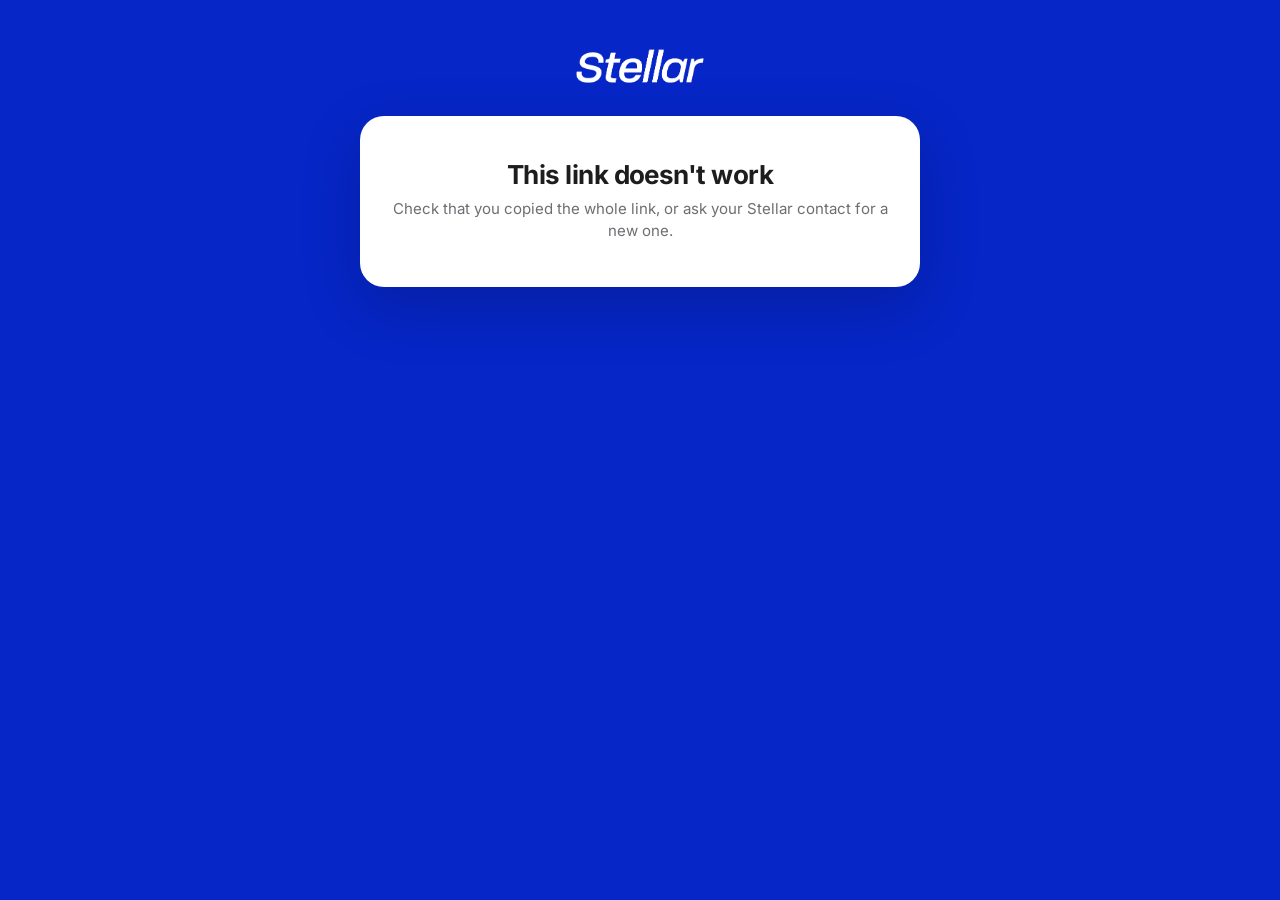
<file: vendor-form.html>
<!doctype html>
<html lang="en">
<head>
  <meta charset="utf-8">
  <meta name="viewport" content="width=device-width, initial-scale=1, viewport-fit=cover">
  <title>Vendor form · Stellar</title>
  <meta name="robots" content="noindex, nofollow">
  <meta name="referrer" content="no-referrer">
  <meta name="theme-color" content="#0626c7">
  <link rel="icon" type="image/png" href="assets/favicon.png?v=4">
  <link rel="stylesheet" href="assets/fonts/inter.css?v=20261114a">
  <!-- A client fills in who Stellar invoices, once per company. No outside fonts or scripts: nothing goes anywhere but Stellar's own backend. -->
  <style>
    :root { --blue: #0626c7; --ink: #1d1d1f; --muted: #6e6e73; --line: #e5e5ea; color-scheme: light; }
    * { box-sizing: border-box; }
    html, body { margin: 0; min-height: 100%; }
    body { font-family: Inter, -apple-system, BlinkMacSystemFont, system-ui, "Segoe UI", Roboto, sans-serif; background: var(--blue); color: var(--ink); -webkit-font-smoothing: antialiased; }
    [hidden] { display: none !important; }
    .wrap { min-height: 100dvh; display: flex; flex-direction: column; align-items: center; padding: 40px 20px calc(40px + env(safe-area-inset-bottom)); }
    .wm { width: 130px; height: auto; margin: 8px 0 32px; }
    .card { width: 100%; max-width: 560px; background: #fff; border-radius: 24px; padding: 32px 28px; box-shadow: 0 20px 60px rgba(0,0,0,.18); }
    h1 { font-size: 26px; line-height: 1.15; letter-spacing: -0.02em; margin: 0 0 8px; }
    p.sub { margin: 0 0 24px; color: var(--muted); font-size: 15px; line-height: 1.5; }
    label, .lbl { display: block; font-size: 13px; font-weight: 600; margin: 0 0 16px; }
    label .hint, .lbl .hint { display: block; font-weight: 400; color: var(--muted); margin-top: 4px; }
    input, select { display: block; width: 100%; margin-top: 6px; font: inherit; font-size: 16px; font-weight: 400; padding: 12px 14px; border: 1px solid var(--line); border-radius: 12px; background: #fff; color: var(--ink); }
    input:focus, select:focus { outline: 2px solid var(--blue); outline-offset: 1px; border-color: transparent; }
    .bad-in { border-color: #c9302c; }
    button { width: 100%; font: inherit; font-size: 16px; font-weight: 600; padding: 14px; border: 0; border-radius: 999px; background: var(--blue); color: #fff; cursor: pointer; margin-top: 6px; }
    button:disabled { opacity: .55; cursor: default; }
    .err { color: #c9302c; font-size: 14px; min-height: 20px; margin: 4px 0 8px; }
    .fine { color: var(--muted); font-size: 12px; line-height: 1.5; margin: 18px 0 0; }
    .fine a, .done a { color: var(--blue); }
    .done { text-align: center; padding: 12px 0; }
    .done .tick { width: 56px; height: 56px; border-radius: 50%; background: rgba(6,38,199,.1); color: var(--blue); display: grid; place-items: center; margin: 0 auto 16px; font-size: 28px; }
    .handle { font-weight: 600; color: var(--blue); }
    h2 { font-size: 15px; margin: 28px 0 12px; padding-top: 20px; border-top: 1px solid var(--line); }
    h2:first-of-type { border-top: 0; padding-top: 0; margin-top: 8px; }
    .row { display: grid; grid-template-columns: 1fr 1fr; gap: 0 14px; }
    @media (max-width: 520px) { .row { grid-template-columns: 1fr; } .card { padding: 26px 20px; } }
    .sig { position: relative; margin-top: 6px; border: 1px solid var(--line); border-radius: 12px; height: 160px; touch-action: none; background: #fafafc; }
    .sig canvas { width: 100%; height: 100%; display: block; border-radius: 12px; cursor: crosshair; }
    .sig .ph { position: absolute; inset: 0; display: grid; place-items: center; color: var(--muted); font-size: 14px; font-weight: 400; pointer-events: none; }
    .sig-tools { display: flex; justify-content: space-between; margin-top: 6px; font-weight: 400; font-size: 12px; color: var(--muted); }
    .linkbtn { width: auto; background: none; color: var(--blue); padding: 0; margin: 0; font-size: 13px; font-weight: 600; border-radius: 0; }
    textarea { display: block; width: 100%; margin-top: 6px; font: inherit; font-size: 16px; padding: 12px 14px; border: 1px solid var(--line); border-radius: 12px; min-height: 84px; resize: vertical; }
    textarea:focus { outline: 2px solid var(--blue); outline-offset: 1px; border-color: transparent; }
  </style>
</head>
<body>
  <main class="wrap">
    <img class="wm" src="assets/stellar-white.png" alt="Stellar">
    <div class="card" id="card" aria-live="polite"><p class="sub" style="margin:0">Loading…</p></div>
  </main>
  <script type="module" src="vendor-form.js?v=20261126b"></script>
</body>
</html>
</file>
<file: assets/fonts/inter.css>
/* Inter, served from our own site (SIL Open Font License, see LICENSE-Inter.txt). No requests go to Google. */
@font-face { font-family: 'Inter'; font-style: normal; font-display: swap; font-weight: 100 900; src: url(inter-latin-ext-wght-normal.woff2) format('woff2'); unicode-range: U+0100-02AF,U+0304,U+0308,U+0329,U+1E00-1E9F,U+1EF2-1EFF,U+2020,U+20A0-20AB,U+20AD-20C0,U+2113,U+2C60-2C7F,U+A720-A7FF; }
@font-face { font-family: 'Inter'; font-style: normal; font-display: swap; font-weight: 100 900; src: url(inter-latin-wght-normal.woff2) format('woff2'); unicode-range: U+0000-00FF,U+0131,U+0152-0153,U+02BB-02BC,U+02C6,U+02DA,U+02DC,U+0304,U+0308,U+0329,U+2000-206F,U+2074,U+20AC,U+2122,U+2191,U+2193,U+2212,U+2215,U+FEFF,U+FFFD; }
@font-face { font-family: 'Inter'; font-style: italic; font-display: swap; font-weight: 100 900; src: url(inter-latin-ext-wght-italic.woff2) format('woff2'); unicode-range: U+0100-02AF,U+0304,U+0308,U+0329,U+1E00-1E9F,U+1EF2-1EFF,U+2020,U+20A0-20AB,U+20AD-20C0,U+2113,U+2C60-2C7F,U+A720-A7FF; }
@font-face { font-family: 'Inter'; font-style: italic; font-display: swap; font-weight: 100 900; src: url(inter-latin-wght-italic.woff2) format('woff2'); unicode-range: U+0000-00FF,U+0131,U+0152-0153,U+02BB-02BC,U+02C6,U+02DA,U+02DC,U+0304,U+0308,U+0329,U+2000-206F,U+2074,U+20AC,U+2122,U+2191,U+2193,U+2212,U+2215,U+FEFF,U+FFFD; }
</file>
<file: styles.css>
/* Stellar Campaign Tracker
   Design: Apple design language (see DESIGN.md), adapted for Stellar.
   - Stellar cobalt (#0626c7) is the ONLY interactive colour, used sparingly.
   - Parchment canvas, white cards with hairlines, no shadows on chrome.
   - System font first (SF Pro on Apple devices), Inter elsewhere. Weights 300/400/600/700. */
:root {
  --accent: #0626c7;          /* {colors.primary}: Stellar cobalt */
  --accent-press: #041d9a;
  --accent-focus: #2b49e0;    /* {colors.primary-focus} */
  --accent-tint: #eef1fd;
  --accent-on-dark: #8aa0ff;  /* {colors.primary-on-dark} */
  --ink: #1d1d1f;             /* {colors.ink} */
  --ink-80: #333336;
  --muted: #6e6e73;
  --muted-48: #7a7a7a;        /* {colors.ink-muted-48} */
  --canvas: #ffffff;          /* {colors.canvas} */
  --parchment: #f5f5f7;       /* {colors.canvas-parchment} */
  --pearl: #fafafc;           /* {colors.surface-pearl} */
  --hairline: #e0e0e0;        /* {colors.hairline} */
  --divider: #f0f0f0;         /* {colors.divider-soft} */
  --tile: #272729;            /* {colors.surface-tile-1} */
  --black: #000000;
  --chip: rgba(210, 210, 215, 0.64);
  --good: #1a7f37;
  --bad: #c9302c;
  --warn: #9a5b00;
  --r-sm: 8px;                /* {rounded.sm} */
  --r-md: 11px;               /* {rounded.md} */
  --r-lg: 18px;               /* {rounded.lg} */
  --pill: 9999px;
  --font: -apple-system, BlinkMacSystemFont, "SF Pro Text", "Inter", system-ui, "Segoe UI", Roboto, sans-serif;
  --font-display: -apple-system, BlinkMacSystemFont, "SF Pro Display", "Inter", system-ui, "Segoe UI", Roboto, sans-serif;
  --gutter: 32px;
  --nav-w: 232px;
}
body.nav-collapsed { --nav-w: 68px; }

* { box-sizing: border-box; }
html { -webkit-text-size-adjust: 100%; }
body { margin: 0; overflow-x: clip; background: var(--parchment); color: var(--ink); font-family: var(--font); font-size: 15px; line-height: 1.47; letter-spacing: -0.01em; -webkit-font-smoothing: antialiased; }
a { color: var(--accent); text-decoration: none; }
a:hover { text-decoration: underline; }
:focus-visible { outline: 2px solid var(--accent-focus); outline-offset: 2px; }
@media (prefers-reduced-motion: reduce) { * { transition: none !important; animation: none !important; } }
[hidden] { display: none !important; }
.sr { position: absolute; width: 1px; height: 1px; overflow: hidden; clip: rect(0 0 0 0); white-space: nowrap; }
.muted { color: var(--muted); }
.small { font-size: 13px; }
.pad { padding: 24px 0; }
.error { color: var(--bad); font-weight: 600; }
.num { text-align: right; font-variant-numeric: tabular-nums; white-space: nowrap; }

/* ---------- global nav: Apple's thin black bar, white Stellar logo ---------- */
/* ---------- Stellar OS shell: black sidebar, white logo, cobalt only on the active section ---------- */
.sidebar { position: fixed; inset: 0 auto 0 0; z-index: 30; width: var(--nav-w); transition: width 0.22s ease, padding 0.22s ease; display: flex; flex-direction: column; gap: 22px; padding: 22px 14px 18px; background: var(--black); color: #fff; overflow-y: auto; }
.content { margin-left: var(--nav-w); transition: margin-left 0.22s ease; container-type: inline-size; min-height: 100vh; display: flex; flex-direction: column; }
.content main { width: 100%; box-sizing: border-box; }
.content .foot { margin-top: auto; }
.brand { display: flex; align-items: center; gap: 10px; color: #fff; padding: 2px 10px; }
.brand:hover { text-decoration: none; }
.brand img { height: 18px; width: auto; display: block; }
.brand span { font-size: 13px; font-weight: 600; color: rgba(255,255,255,0.6); letter-spacing: 0.02em; }
.nav { display: flex; flex-direction: column; gap: 18px; flex: 1; }
.nav-group { display: flex; flex-direction: column; gap: 2px; }
.nav-label { font-size: 11px; font-weight: 600; text-transform: uppercase; letter-spacing: 0.06em; color: rgba(255,255,255,0.4); padding: 0 10px 6px; }
.nav-item { display: flex; align-items: center; gap: 10px; padding: 8px 10px; border-radius: var(--r-sm); color: rgba(255,255,255,0.74); font-size: 14px; white-space: nowrap; transition: background 0.15s, color 0.15s; }
.nav-item:hover { text-decoration: none; background: rgba(255,255,255,0.08); color: #fff; }
.nav-item.on { background: rgba(255,255,255,0.12); color: #fff; font-weight: 600; box-shadow: inset 3px 0 0 var(--accent-on-dark); }
.nav-item svg { width: 18px; height: 18px; flex: 0 0 18px; fill: none; stroke: currentColor; stroke-width: 1.8; stroke-linecap: round; stroke-linejoin: round; }
.nav-item .soon { margin-left: auto; font-style: normal; font-size: 10px; font-weight: 600; color: rgba(255,255,255,0.45); border: 1px solid rgba(255,255,255,0.2); border-radius: var(--pill); padding: 1px 7px; }
.nav-item:focus-visible { outline: 2px solid var(--accent-on-dark); outline-offset: 1px; }
.who { font-size: 12px; display: flex; flex-direction: column; align-items: flex-start; gap: 8px; color: rgba(255,255,255,0.6); padding: 12px 10px 0; border-top: 1px solid rgba(255,255,255,0.12); }
.who .email { max-width: 100%; overflow: hidden; text-overflow: ellipsis; white-space: nowrap; }
.who button { font-size: 12px; color: #fff; background: transparent; border: 1px solid rgba(255,255,255,0.3); border-radius: var(--r-sm); padding: 5px 12px; }
.who button:hover { border-color: #fff; }
.soon-panel { max-width: 640px; }
.soon-panel ul { margin: 8px 0 0; padding-left: 20px; }
.soon-panel li { margin: 4px 0; }

main { max-width: 1240px; margin: 0 auto; padding: 32px var(--gutter) 56px; outline: none; }

/* ---------- type ---------- */
h1 { font-family: var(--font-display); font-size: 40px; line-height: 1.1; font-weight: 600; letter-spacing: -0.025em; margin: 0; }
h1 em, .voice { font-style: italic; font-weight: 300; letter-spacing: -0.01em; }
h2 { font-family: var(--font-display); font-size: 21px; line-height: 1.19; font-weight: 600; letter-spacing: -0.01em; margin: 0 0 12px; }
h3 { font-size: 15px; font-weight: 600; margin: 0; }
.page-head { display: flex; align-items: flex-end; justify-content: space-between; gap: 16px; flex-wrap: wrap; margin-bottom: 24px; }
.back { font-size: 13px; }

/* ---------- buttons: blue pill for the main action, quiet pills for the rest ---------- */
button, .btn {
  font: inherit; font-size: 14px; font-weight: 400; line-height: 1.2; letter-spacing: -0.01em;
  border: 1px solid rgba(0,0,0,0.12); background: var(--canvas); color: var(--ink);
  padding: 9px 18px; border-radius: var(--pill); cursor: pointer; text-decoration: none; display: inline-block;
  transition: transform 0.08s ease, background 0.15s, border-color 0.15s;
}
button:hover, .btn:hover { border-color: rgba(0,0,0,0.3); text-decoration: none; }
button:active, .btn:active { transform: scale(0.97); }
.primary { background: var(--accent); border-color: var(--accent); color: #fff; }
.primary:hover { background: var(--accent-press); border-color: var(--accent-press); }
.link-btn { border: none; background: none; padding: 0; color: var(--accent); font-size: inherit; border-radius: 0; }
.link-btn:hover { text-decoration: underline; }
.danger { color: var(--bad); }
button:disabled { opacity: 0.45; cursor: default; transform: none; }

/* ---------- fields ---------- */
label { display: block; font-size: 13px; font-weight: 600; margin-bottom: 6px; }
input, select, textarea { font: inherit; font-size: 15px; width: 100%; padding: 10px 14px; border: 1px solid rgba(0,0,0,0.12); border-radius: var(--r-md); background: var(--canvas); color: var(--ink); }
/* One dropdown arrow everywhere, sitting inside the field (the browser's own arrow hugs the edge of pill shapes). */
select { -webkit-appearance: none; appearance: none; background-image: url("data:image/svg+xml,%3Csvg xmlns='http://www.w3.org/2000/svg' viewBox='0 0 12 12'%3E%3Cpath d='M2.5 4.5 6 8l3.5-3.5' fill='none' stroke='%236e6e73' stroke-width='1.6' stroke-linecap='round' stroke-linejoin='round'/%3E%3C/svg%3E"); background-repeat: no-repeat; background-position: right 14px center; background-size: 12px 12px; padding-right: 38px; text-overflow: ellipsis; }
select::-ms-expand { display: none; }
input:focus, select:focus, textarea:focus { outline: none; border-color: var(--accent-focus); box-shadow: 0 0 0 3px rgba(43,73,224,0.18); }
input[type=search] { border-radius: var(--pill); padding-left: 18px; }
textarea { min-height: 220px; resize: vertical; font-size: 14px; }
.form-grid { display: grid; grid-template-columns: repeat(auto-fill, minmax(240px, 1fr)); gap: 18px; }
.field-wide { grid-column: 1 / -1; }
.check { display: flex; gap: 8px; align-items: center; font-weight: 600; font-size: 14px; }
.check input { width: auto; }
.actions { display: flex; gap: 10px; margin-top: 22px; flex-wrap: wrap; align-items: center; }
.panel { background: var(--canvas); border: 1px solid var(--hairline); border-radius: var(--r-lg); padding: 24px; }
.markets-row { display: grid; grid-template-columns: minmax(0, 1fr) 120px auto; gap: 8px; margin-bottom: 8px; align-items: center; }

/* ---------- sign in: white page, cobalt logo ---------- */
body.signin { background: var(--canvas); }
body.signin .sidebar { display: none; }
body.signin .content { margin-left: 0; }
.login { max-width: 380px; margin: 12vh auto 0; }
.login .logo { height: 30px; width: auto; display: block; margin-bottom: 28px; }
.login h1 { font-size: 32px; }
.login p { color: var(--muted); }
.login form > div { margin-top: 16px; }
.login .actions .primary { width: 100%; padding: 12px 22px; font-size: 15px; }
.no-access { max-width: 520px; }

/* ---------- campaign list ---------- */
.filters { display: flex; gap: 10px; flex-wrap: wrap; margin-bottom: 16px; align-items: center; }
.filters input { max-width: 320px; }
.filters select { width: auto; border-radius: var(--pill); padding-right: 38px; }
.table-wrap { position: relative; overflow-x: auto; background: var(--canvas); border: 1px solid var(--hairline); border-radius: var(--r-lg); }
table { border-collapse: collapse; width: 100%; font-size: 14px; }
th { text-align: left; font-weight: 600; color: var(--muted); font-size: 12px; padding: 12px 16px; border-bottom: 1px solid var(--hairline); white-space: nowrap; }
td { padding: 14px 16px; border-bottom: 1px solid var(--divider); vertical-align: top; }
tr:last-child td { border-bottom: none; }
tbody tr { cursor: pointer; }
tbody tr:hover td { background: var(--pearl); }
.plays-cell { font-weight: 600; }
.artist { font-weight: 600; }
.song { font-style: italic; font-weight: 300; color: var(--muted); }
.status { display: inline-block; font-size: 12px; padding: 3px 10px; border-radius: var(--pill); background: var(--parchment); color: var(--ink-80); white-space: nowrap; }
.status.active { background: var(--accent-tint); color: var(--accent); }
.status.finished { background: #e6f4ea; color: var(--good); }

/* ---------- hero: Apple light tile, full-bleed, hairline below ---------- */
.band { background: var(--canvas); color: var(--ink); margin: -32px calc(50% - 50cqw) 0; padding: 28px calc(50cqw - 50%) 36px; border-bottom: 1px solid var(--hairline); }
.hero { display: grid; grid-template-columns: minmax(0, 1fr) auto; gap: 32px; align-items: end; }
.hero h1 { font-size: 52px; line-height: 1.07; margin-top: 14px; overflow-wrap: anywhere; }
.hero .voice { font-size: 26px; line-height: 1.2; margin-top: 4px; color: var(--muted); }
.hero .meta { font-size: 13px; margin-top: 16px; display: flex; gap: 8px 16px; flex-wrap: wrap; align-items: center; color: var(--muted); }
.plays-big { text-align: right; }
.plays-big .n { font-family: var(--font-display); font-size: 72px; line-height: 1; font-weight: 600; letter-spacing: -0.035em; font-variant-numeric: tabular-nums; }
.plays-big .l { font-size: 14px; margin-top: 6px; color: var(--muted); }
.updated { font-size: 13px; color: var(--muted); }

.stats { display: grid; grid-template-columns: repeat(auto-fit, minmax(140px, 1fr)); background: var(--canvas); border: 1px solid var(--hairline); border-radius: var(--r-lg); margin: 24px 0 8px; overflow: hidden; }
.stat { padding: 18px 20px; border-right: 1px solid var(--divider); min-width: 0; }
.stat:last-child { border-right: none; }
.stat .n { font-family: var(--font-display); font-size: 24px; font-weight: 600; letter-spacing: -0.025em; font-variant-numeric: tabular-nums; white-space: nowrap; }
.stat .l { font-size: 13px; color: var(--muted); }

.section-head { display: flex; align-items: baseline; justify-content: space-between; gap: 12px; margin: 40px 0 16px; flex-wrap: wrap; }
.section-head h2 { margin: 0; }

/* ---------- sounds (campaign page) ---------- */
.sounds { display: grid; gap: 12px; grid-template-columns: repeat(auto-fill, minmax(300px, 1fr)); }
.sound { display: flex; gap: 14px; align-items: center; background: var(--canvas); border: 1px solid var(--hairline); border-radius: var(--r-lg); padding: 12px; }
.sound img, .sound .ph { width: 52px; height: 52px; border-radius: var(--r-sm); object-fit: cover; background: var(--tile); flex: none; }
.sound .t { font-weight: 600; font-size: 15px; }
.sound .t a { color: var(--ink); }
.sound .s { font-size: 13px; color: var(--muted); }
.sound .count { font-weight: 600; color: var(--ink); }

/* ---------- post wall ---------- */
.wall { display: grid; gap: 16px; grid-template-columns: repeat(auto-fill, minmax(176px, 1fr)); }
.post { background: var(--canvas); border: 1px solid var(--hairline); border-radius: var(--r-lg); overflow: hidden; display: flex; flex-direction: column; }
.cover-wrap { position: relative; }
.post .cover { all: unset; position: relative; aspect-ratio: 3 / 4; background: var(--tile); display: block; width: 100%; cursor: zoom-in; }
.post .cover:focus-visible { outline: 2px solid var(--accent-focus); outline-offset: -2px; }
.post .cover img { width: 100%; height: 100%; object-fit: cover; display: block; }
.post .cover::after { content: ""; position: absolute; inset: 55% 0 0; background: linear-gradient(transparent, rgba(0,0,0,0.55)); pointer-events: none; }
.post .cover .plays { position: absolute; left: 12px; bottom: 10px; z-index: 1; color: #fff; font-family: var(--font-display); font-weight: 600; letter-spacing: -0.02em; font-size: 20px; font-variant-numeric: tabular-nums; }
.post .chip { position: absolute; top: 8px; z-index: 1; background: rgba(0,0,0,0.5); color: #fff; font-size: 11px; padding: 3px 8px; border-radius: var(--pill); backdrop-filter: blur(8px); -webkit-backdrop-filter: blur(8px); }
.post .chip.tl { left: 8px; }
.post .chip.tr { right: 8px; }
.post .body { padding: 10px 12px 12px; font-size: 13px; }
.post .handle { font-weight: 600; overflow: hidden; text-overflow: ellipsis; white-space: nowrap; }
.post .caption { font-size: 12px; color: var(--ink-80); margin: 2px 0 4px; display: -webkit-box; -webkit-line-clamp: 2; -webkit-box-orient: vertical; overflow: hidden; min-height: 2.9em; }
.post .line { color: var(--muted); font-size: 12px; font-variant-numeric: tabular-nums; }
.post .sound-line { overflow: hidden; text-overflow: ellipsis; white-space: nowrap; }
.post.gone { opacity: 0.55; }
.tick { display: inline-block; background: var(--accent); color: #fff; border-radius: 50%; width: 14px; height: 14px; font-size: 9px; line-height: 14px; text-align: center; vertical-align: 1px; }

/* hover actions: Apple's translucent circular chips */
.card-actions { position: absolute; left: 8px; right: 8px; bottom: 44px; z-index: 2; display: flex; gap: 8px; justify-content: center; opacity: 0; transform: translateY(4px); transition: opacity 0.15s, transform 0.15s; pointer-events: none; }
.cover-wrap:hover .card-actions, .cover-wrap:focus-within .card-actions { opacity: 1; transform: none; pointer-events: auto; }
@media (hover: none) { .card-actions { opacity: 1; transform: none; pointer-events: auto; } }
.card-actions button, .card-actions a { all: unset; cursor: pointer; display: grid; place-items: center; width: 36px; height: 36px; border-radius: 50%; background: rgba(245,245,247,0.82); color: var(--ink); backdrop-filter: blur(12px); -webkit-backdrop-filter: blur(12px); transition: transform 0.08s, background 0.15s; }
.card-actions button:hover, .card-actions a:hover { background: #fff; }
.card-actions button:active, .card-actions a:active { transform: scale(0.94); }
.card-actions button:focus-visible, .card-actions a:focus-visible { outline: 2px solid #fff; }
.card-actions [data-act=remove]:hover { background: var(--bad); color: #fff; }
.card-actions svg, .icon-btn svg, .pm-close svg, .pm-nav svg { width: 17px; height: 17px; fill: none; stroke: currentColor; stroke-width: 2; stroke-linecap: round; stroke-linejoin: round; }
.row-actions .card-actions { position: static; opacity: 1; transform: none; pointer-events: auto; justify-content: flex-end; }
.row-actions .card-actions button, .row-actions .card-actions a { background: var(--parchment); width: 32px; height: 32px; }
.post-table .link-btn.artist { color: var(--ink); font-weight: 600; }
.post-table .clamp { max-width: 360px; overflow: hidden; text-overflow: ellipsis; white-space: nowrap; }
.post-table tbody tr { cursor: default; }
.post-table a { color: var(--ink); }

/* ---------- add links ---------- */
.progress { height: 6px; background: var(--parchment); border-radius: var(--pill); overflow: hidden; margin: 14px 0; }
.progress > div { height: 100%; background: var(--accent); width: 0; transition: width 0.3s; }
.items { list-style: none; padding: 0; margin: 0; font-size: 13px; }
.items li { display: grid; grid-template-columns: 96px minmax(0, 1fr); gap: 12px; padding: 8px 0; border-bottom: 1px solid var(--divider); }
.items li:last-child { border-bottom: none; }
.items .u { overflow-wrap: anywhere; }
.items .e { color: var(--muted); }
.pill { font-weight: 600; font-size: 12px; }
.pill.success { color: var(--good); }
.pill.failed { color: var(--bad); }
.pill.duplicate { color: var(--warn); }
.pill.pending { color: var(--muted); }

/* ---------- charts ---------- */
.chart, .chart-card { background: var(--canvas); border: 1px solid var(--hairline); border-radius: var(--r-lg); padding: 18px 20px 10px; }
.chart svg { width: 100%; height: 200px; display: block; }
.chart-card { margin-top: 16px; position: relative; }
.chart-head { display: flex; justify-content: space-between; align-items: baseline; gap: 12px; flex-wrap: wrap; margin-bottom: 8px; }
.chart-head h3 { font-size: 15px; }
.chart-empty { padding: 32px 0; text-align: center; }
.legend { display: flex; gap: 6px 16px; flex-wrap: wrap; font-size: 13px; margin: 4px 0 8px; color: var(--ink-80); }
.legend span { display: inline-flex; align-items: center; gap: 6px; }
.legend i, .tip-row i, .tile-name i { display: inline-block; width: 10px; height: 10px; border-radius: 3px; flex: none; }
.plot svg { display: block; overflow: visible; }
.plot + .plot { border-top: 1px solid var(--divider); }
.plot .grid line, .an-svg .grid line { stroke: #ececf0; stroke-width: 1; }
.plot .grid line.zero, .an-svg .grid line.zero { stroke: #c7c7cc; }
.plot .grid text, .plot .xaxis text, .an-svg .grid text, .an-svg .xaxis text { font-size: 11px; fill: var(--muted); font-variant-numeric: tabular-nums; }
.plot .panel-label { font-size: 12px; font-weight: 600; fill: var(--ink); }
.plot .end { font-size: 12px; fill: var(--ink); font-weight: 600; }
.plot .cross { stroke: var(--ink); stroke-width: 1; opacity: 0.2; }
.plot .hit { cursor: crosshair; touch-action: pan-y; }
.chart-foot { display: flex; justify-content: flex-end; padding-top: 4px; }
.chart-table { margin-top: 8px; max-height: 320px; overflow: auto; }

.tip { position: fixed; z-index: 60; background: rgba(29,29,31,0.94); color: #fff; border-radius: var(--r-md); padding: 10px 12px; font-size: 13px; min-width: 160px; pointer-events: none; backdrop-filter: blur(10px); -webkit-backdrop-filter: blur(10px); }
.tip-date { font-weight: 600; margin-bottom: 6px; }
.tip-group { font-size: 11px; text-transform: uppercase; letter-spacing: 0.04em; opacity: 0.6; margin-top: 6px; }
.tip-row { display: grid; grid-template-columns: 10px 1fr auto; gap: 8px; align-items: center; padding: 2px 0; }
.tip-row span { overflow: hidden; text-overflow: ellipsis; white-space: nowrap; max-width: 200px; }
.tip-row b { font-weight: 600; font-variant-numeric: tabular-nums; }

/* ---------- report (client link + Client view) ---------- */
body.share main { padding-top: 0; }
body.share .sh-band { margin-top: 0; padding-top: 20px; }
.sh-top { display: flex; align-items: center; gap: 12px; margin-bottom: 24px; }
.sh-top img { height: 20px; width: auto; display: block; }
.sh-top span { font-size: 12px; color: var(--muted); }
.client-view-note { font-size: 13px; color: var(--muted); display: flex; gap: 8px 14px; align-items: center; flex-wrap: wrap; }

.sh-controls { display: flex; justify-content: space-between; align-items: center; gap: 16px; flex-wrap: wrap; margin: 28px 0 16px; }
.tabs, .seg { display: inline-flex; gap: 2px; background: rgba(0,0,0,0.05); border-radius: var(--pill); padding: 3px; flex-wrap: wrap; }
.tabs button, .seg button { border: none; background: transparent; padding: 7px 16px; color: var(--ink-80); font-size: 14px; }
.seg button { padding: 5px 12px; font-size: 13px; }
.tabs button[aria-selected="true"], .seg button[aria-pressed="true"] { background: var(--canvas); color: var(--ink); font-weight: 600; box-shadow: 0 0 0 0.5px rgba(0,0,0,0.08), 0 1px 3px rgba(0,0,0,0.08); }
.tabs button:hover:not([aria-selected="true"]), .seg button:hover:not([aria-pressed="true"]) { color: var(--ink); }
.range { display: flex; align-items: center; gap: 8px; flex-wrap: wrap; }
.range input[type=date] { width: auto; padding: 6px 12px; font-size: 14px; border-radius: var(--pill); }

.sh-stats { margin-top: 0; grid-template-columns: repeat(auto-fit, minmax(150px, 1fr)); }
.sh-stats .stat { position: relative; }
.sh-stats .stat .n { font-size: clamp(19px, 1.8vw, 24px); overflow: hidden; text-overflow: ellipsis; }
.stat-btn { all: unset; display: block; cursor: pointer; width: 100%; }
.stat-btn:focus-visible { outline: 2px solid var(--accent-focus); outline-offset: 6px; border-radius: 4px; }
.sh-stats .stat.on { box-shadow: inset 0 -3px 0 var(--mc, var(--accent)); }
.sh-stats .stat.on .l::before { content: ""; display: inline-block; width: 8px; height: 8px; border-radius: 50%; background: var(--mc, var(--accent)); margin-right: 6px; vertical-align: 1px; }
.sh-stats .stat.on .l { color: var(--ink); font-weight: 600; }
.stat .d { font-size: 12px; margin-top: 4px; color: var(--good); font-weight: 600; font-variant-numeric: tabular-nums; }
.stat .d.muted { color: var(--muted); font-weight: 400; }
.d.neg, b.neg { color: var(--bad); }
b.pos { color: var(--good); }

.metric-pick { display: flex; align-items: center; gap: 6px; flex-wrap: wrap; margin-bottom: 12px; }
.chip-toggle { padding: 6px 14px; font-size: 13px; color: var(--ink-80); }
.chip-toggle[aria-pressed="true"] { background: var(--ink); border-color: var(--ink); color: #fff; }
.chip-toggle[aria-pressed="true"]::before { content: "✓ "; }
.tiles { display: grid; gap: 12px; grid-template-columns: repeat(auto-fill, minmax(220px, 1fr)); }
.tile { background: var(--canvas); border: 1px solid var(--hairline); border-radius: var(--r-lg); padding: 16px 18px; }
.tile-name { display: flex; align-items: flex-start; gap: 8px; font-weight: 600; font-size: 14px; }
.tile-name i { margin-top: 5px; }
.tile-name span, .tile-name a { overflow-wrap: anywhere; }
.tile-name a { color: var(--ink); }
.tile .n { font-family: var(--font-display); font-size: 24px; font-weight: 600; letter-spacing: -0.025em; margin-top: 6px; font-variant-numeric: tabular-nums; }
.tile .d { font-size: 12px; margin-top: 4px; }
.tile .bar { height: 4px; background: var(--parchment); border-radius: 4px; margin-top: 8px; overflow: hidden; }
.tile .bar span { display: block; height: 100%; border-radius: 4px; }
.sh-filters select { max-width: 220px; }
.view-toggle { margin-left: auto; }

/* ---------- post preview window (the one element allowed a shadow: it floats) ---------- */
body.modal-open { overflow: hidden; }
.pm-backdrop { position: fixed; inset: 0; z-index: 50; background: rgba(0,0,0,0.48); backdrop-filter: blur(6px); -webkit-backdrop-filter: blur(6px); display: grid; place-items: center; padding: 24px; }
.pm { display: grid; grid-template-columns: minmax(0, 340px) minmax(0, 1fr); width: min(940px, 100%); max-height: calc(100vh - 48px); background: var(--canvas); border-radius: var(--r-lg); overflow: hidden; box-shadow: 0 20px 60px rgba(0,0,0,0.28); }
.pm-media { position: relative; background: var(--black); min-height: min(640px, calc(100vh - 48px)); }
.pm-media iframe, .pm-poster { position: absolute; inset: 0; width: 100%; height: 100%; border: 0; }
.pm-poster { object-fit: cover; filter: blur(2px) brightness(0.55); }
.pm-consent { position: absolute; inset: 0; display: flex; flex-direction: column; align-items: center; justify-content: center; gap: 14px; padding: 32px; text-align: center; color: #fff; }
.pm-consent p { margin: 0; max-width: 30ch; font-size: 15px; line-height: 1.45; }
.pm-consent-ok { display: inline-flex; align-items: center; gap: 8px; background: #fff; color: var(--ink); border: none; }
.pm-consent-ok svg { width: 16px; height: 16px; }
.pm-consent a { color: rgba(255,255,255,.8); font-size: 13px; }
.foot a { color: inherit; }
.pm-nav { position: absolute; top: 50%; transform: translateY(-50%); z-index: 2; width: 36px; height: 36px; padding: 0; display: grid; place-items: center; border-radius: 50%; background: var(--chip); border: none; color: var(--ink); backdrop-filter: blur(12px); -webkit-backdrop-filter: blur(12px); }
.pm-nav:hover { background: rgba(245,245,247,0.95); }
.pm-nav:active { transform: translateY(-50%) scale(0.94); }
.pm-nav.prev { left: 10px; } .pm-nav.next { right: 10px; }
.pm-nav:disabled { opacity: 0.25; }
.pm-side { padding: 24px; overflow-y: auto; display: flex; flex-direction: column; gap: 16px; }
.pm-head { display: grid; grid-template-columns: 52px minmax(0, 1fr) auto; gap: 14px; align-items: center; }
.pm-avatar { width: 52px; height: 52px; border-radius: 50%; background: var(--parchment); color: var(--ink); display: grid; place-items: center; font-weight: 600; font-size: 20px; overflow: hidden; }
.pm-avatar img { width: 100%; height: 100%; object-fit: cover; }
.pm-name { font-weight: 600; font-size: 17px; overflow-wrap: anywhere; }
.pm-who a { font-size: 14px; }
.pm-close { padding: 0; width: 32px; height: 32px; display: grid; place-items: center; border-radius: 50%; border: none; background: var(--parchment); color: var(--ink-80); align-self: start; }
.pm-close:hover { background: #e8e8ed; }
.pm-actions { display: flex; gap: 8px; }
.pm-actions .btn { flex: 1; text-align: center; }
.icon-btn { padding: 0; width: 40px; height: 40px; display: grid; place-items: center; border-radius: 50%; border: 1px solid rgba(0,0,0,0.12); background: var(--canvas); color: var(--ink); }
.icon-btn:hover { border-color: rgba(0,0,0,0.3); text-decoration: none; }
.icon-btn.danger:hover { border-color: var(--bad); color: var(--bad); }
.pm-tabs { display: flex; gap: 22px; border-bottom: 1px solid var(--hairline); }
.pm-tabs button { border: none; background: none; border-radius: 0; padding: 8px 0; color: var(--muted); font-weight: 600; border-bottom: 2px solid transparent; margin-bottom: -1px; }
.pm-tabs button:active { transform: none; }
.pm-tabs button[aria-selected="true"] { color: var(--ink); border-bottom-color: var(--ink); }
.pm-grid { display: grid; grid-template-columns: 1fr 1fr; gap: 10px; }
.pm-tile { background: var(--parchment); border-radius: var(--r-md); padding: 12px 14px; }
.pm-tile .l { font-size: 12px; color: var(--muted); }
.pm-tile .n { font-family: var(--font-display); font-size: 22px; font-weight: 600; letter-spacing: -0.02em; font-variant-numeric: tabular-nums; }
.pm-chart { margin-top: 4px; }
.pm-chart .chart-head h3 { font-size: 14px; }
.pm-body > .muted { margin: 10px 0 0; }
.pm-details { display: grid; grid-template-columns: 140px minmax(0, 1fr); gap: 10px 14px; margin: 4px 0 0; font-size: 14px; }
.pm-details dt { color: var(--muted); }
.pm-details dd { margin: 0; overflow-wrap: anywhere; }

/* ---------- share panel and link settings ---------- */
.share-panel { margin-top: 24px; }
.share-panel h2 { margin-bottom: 8px; }
.share-row { display: flex; gap: 8px; margin: 14px 0 8px; flex-wrap: wrap; }
.share-row input { flex: 1 1 320px; font-size: 13px; background: var(--parchment); border-radius: var(--pill); }
.warn-note { color: var(--warn); font-weight: 600; }
.settings { margin-top: 18px; border-top: 1px solid var(--hairline); padding-top: 14px; }
.settings h3 { font-size: 13px; color: var(--muted); font-weight: 600; margin: 18px 0 4px; text-transform: uppercase; letter-spacing: 0.04em; }
.settings .row { display: flex; justify-content: space-between; align-items: center; gap: 16px; padding: 10px 0; border-bottom: 1px solid var(--divider); font-size: 15px; font-weight: 400; margin: 0; }
.settings .row.sub { padding-left: 18px; color: var(--muted); }
.switch { position: relative; width: 44px; height: 26px; flex: none; }
.switch input { position: absolute; inset: 0; opacity: 0; margin: 0; cursor: pointer; z-index: 1; }
.switch span { position: absolute; inset: 0; background: #e3e3e8; border-radius: var(--pill); transition: background 0.2s; }
.switch span::after { content: ""; position: absolute; top: 2px; left: 2px; width: 22px; height: 22px; background: #fff; border-radius: 50%; box-shadow: 0 1px 3px rgba(0,0,0,0.25); transition: transform 0.2s; }
.switch input:checked + span { background: var(--accent); }
.switch input:checked + span::after { transform: translateX(18px); }
.switch input:focus-visible + span { outline: 2px solid var(--accent-focus); outline-offset: 2px; }
.switch input:disabled + span { opacity: 0.4; }
.settings .never { color: var(--muted); font-size: 13px; margin-top: 12px; }

/* ---------- footer: parchment fine print with the Copenhagen coordinates ---------- */
.foot { max-width: 1240px; margin: 0 auto; padding: 0 var(--gutter) 32px; font-size: 12px; color: var(--muted); font-variant-numeric: tabular-nums; }
body.signin .foot { position: fixed; left: 0; bottom: 0; }

#toast { position: fixed; left: 50%; bottom: 24px; transform: translateX(-50%); background: rgba(29,29,31,0.94); color: #fff; padding: 10px 18px; border-radius: var(--pill); font-size: 14px; opacity: 0; pointer-events: none; transition: opacity 0.2s; z-index: 70; backdrop-filter: blur(10px); -webkit-backdrop-filter: blur(10px); }
#toast.show { opacity: 1; }

/* ---------- campaign form: sections, market splits, sheet status ---------- */
.form-sections > h2 { margin: 32px 0 14px; padding-top: 24px; border-top: 1px solid var(--divider); }
.form-sections > h2:first-child { margin-top: 0; padding-top: 0; border-top: none; }
.hint { margin: 6px 0 0; font-size: 12px; color: var(--muted); }
.split-head { display: flex; justify-content: space-between; align-items: center; gap: 12px; flex-wrap: wrap; margin-bottom: 12px; }
.markets-row { grid-template-columns: minmax(0, 220px) 130px minmax(0, 1fr) auto; }
.markets-row .other { font-variant-numeric: tabular-nums; }
.split-foot { display: flex; align-items: center; gap: 16px; flex-wrap: wrap; font-variant-numeric: tabular-nums; }
.folder-opt { align-items: flex-start; font-weight: 400; margin-top: 20px; padding: 14px 16px; background: var(--parchment); border-radius: var(--r-md); }
.folder-opt input { margin-top: 3px; }
.folder-opt > span > span { font-weight: 400; }
.sheet-line { margin: 18px 0 0; }
.hero .sheet-line { margin: 12px 0 0; font-size: 12px; }
.po { display: inline-block; margin-left: 6px; font-size: 11px; color: var(--muted); font-variant-numeric: tabular-nums; }
.status.on_hold { background: #fff4e0; color: var(--warn); }

/* ---------- folders on the campaign page ---------- */
.posts-tools { display: flex; align-items: center; gap: 8px; flex-wrap: wrap; }
.folders { margin-bottom: 16px; }
.folder-row { display: flex; gap: 10px; overflow-x: auto; padding: 2px 2px 6px; scrollbar-width: thin; }
.folder { position: relative; flex: 0 0 auto; min-width: 150px; max-width: 220px; border-radius: var(--r-md); background: var(--canvas); box-shadow: 0 0 0 1px var(--hairline); transition: box-shadow 0.15s; }
.folder:hover { box-shadow: 0 0 0 1px #c7c7cc; }
.folder.on { background: var(--canvas); box-shadow: 0 0 0 1.5px var(--accent); }
.folder.is-hidden .folder-name { color: var(--muted); }
.folder-main { all: unset; box-sizing: border-box; cursor: pointer; display: flex; flex-direction: column; gap: 2px; width: 100%; padding: 12px 34px 12px 14px; border-radius: var(--r-md); }
.folder-main:focus-visible { outline: 2px solid var(--accent-focus); outline-offset: 2px; }
.folder-name { font-weight: 600; font-size: 14px; color: var(--ink); overflow: hidden; text-overflow: ellipsis; white-space: nowrap; }
.folder-n { font-size: 20px; font-weight: 600; letter-spacing: -0.01em; font-variant-numeric: tabular-nums; }
.folder-more { position: absolute; top: 6px; right: 6px; border: none; background: transparent; width: 28px; height: 28px; padding: 0; border-radius: 50%; color: var(--muted); font-size: 18px; line-height: 1; }
.folder-more:hover { background: rgba(0,0,0,0.06); color: var(--ink); }
.folder-panel-head { display: flex; justify-content: space-between; align-items: baseline; gap: 12px; }
.folder-panel-head h2 { margin: 0 0 12px; }
#folder-panel .row { display: flex; justify-content: space-between; align-items: center; gap: 16px; font-weight: 400; font-size: 14px; margin: 26px 0 0; }
#folder-panel h3 { margin-top: 24px; }
.pick-bar { position: sticky; top: 8px; z-index: 5; display: flex; align-items: center; gap: 12px; flex-wrap: wrap; padding: 10px 16px; margin-bottom: 14px; border-radius: var(--pill); background: rgba(29,29,31,0.94); color: #fff; font-size: 14px; backdrop-filter: blur(12px); -webkit-backdrop-filter: blur(12px); }
.pick-bar .link-btn { color: var(--accent-on-dark); }
.pick-bar .spacer { flex: 1; }
.pick-bar select { width: auto; padding: 6px 32px 6px 12px; background-position: right 11px center; border-radius: var(--pill); font-size: 13px; }
.pick-bar label { color: rgba(255,255,255,0.7); }
.pick { position: absolute; top: 8px; left: 8px; z-index: 3; display: grid; place-items: center; width: 30px; height: 30px; border-radius: 50%; background: rgba(245,245,247,0.86); cursor: pointer; }
.pick input { width: 17px; height: 17px; margin: 0; accent-color: var(--accent); cursor: pointer; }
td.pick-col .pick { position: static; background: transparent; }
.post.picked .cover { box-shadow: 0 0 0 3px var(--accent); }
tr.picked td { background: var(--accent-tint); }
.post .folder-line { color: var(--accent); font-weight: 600; }
.pm-folder select { width: auto; max-width: 180px; padding: 7px 32px 7px 12px; background-position: right 11px center; border-radius: var(--pill); font-size: 13px; }
.voice .folder-name { display: inline-block; margin-left: 12px; padding: 2px 12px; border-radius: var(--pill); background: var(--accent-tint); color: var(--accent); font-style: normal; font-size: 0.6em; font-weight: 600; vertical-align: middle; white-space: nowrap; }

/* ---------- folder sections (campaign page, "Folders" view) ---------- */
.fsec { background: var(--canvas); border-radius: var(--r-lg); box-shadow: 0 0 0 1px var(--hairline); margin-bottom: 18px; overflow: hidden; }
.fsec-head { display: flex; align-items: center; justify-content: space-between; gap: 16px; flex-wrap: wrap; padding: 16px 20px; background: linear-gradient(180deg, var(--pearl), var(--parchment)); border-bottom: 1px solid var(--hairline); }
.fsec.shut .fsec-head { border-bottom: none; }
.fsec-title h3 { margin: 0; font-size: 19px; font-weight: 600; letter-spacing: -0.01em; display: flex; align-items: center; gap: 8px; flex-wrap: wrap; }
.fsec-meta { margin-top: 4px; font-size: 13px; color: var(--muted); font-variant-numeric: tabular-nums; }
.fsec-meta b { color: var(--ink); font-weight: 600; }
.fsec-actions { display: flex; align-items: center; gap: 8px; flex-wrap: wrap; }
.fsec-actions button { padding: 7px 14px; font-size: 13px; }
.fsec-chev { width: 34px; height: 34px; padding: 0 !important; display: grid; place-items: center; border-radius: 50%; }
.fsec-chev svg { width: 18px; height: 18px; fill: none; stroke: currentColor; stroke-width: 2; stroke-linecap: round; stroke-linejoin: round; transition: transform 0.2s; }
.fsec.shut .fsec-chev svg { transform: rotate(180deg); }
.badge { display: inline-block; font-size: 11px; font-weight: 600; padding: 2px 9px; border-radius: var(--pill); background: var(--chip); color: var(--ink-80); letter-spacing: 0; }
.badge.on { background: var(--accent-tint); color: var(--accent); }
.fsec-flash { padding: 10px 20px; background: var(--accent-tint); color: var(--ink); border-bottom: 1px solid var(--hairline); }
.fsec-flash ul { margin: 6px 0 0; padding-left: 18px; color: var(--muted); }
.fsec-flash .u { word-break: break-all; }
.fsec-add { padding: 16px 20px; border-bottom: 1px solid var(--hairline); background: var(--canvas); }
.fsec-add textarea { min-height: 84px; }
.fsec-add-row { display: flex; align-items: center; gap: 10px; margin-top: 10px; }
.fsec-add-row .spacer { flex: 1; }
.fsec-add .progress { margin-top: 10px; }
.fsec .fs-panel { margin: 0; border-radius: 0; box-shadow: none; border-bottom: 1px solid var(--hairline); }
.fsec-empty { padding: 22px 20px; }
.fsec-table { position: relative; border: none; border-radius: 0; margin: 0; box-shadow: none; }
.fsec-table td.small { white-space: nowrap; }
.fsec-table table { min-width: 860px; }
.fsec-table th { font-size: 12px; font-weight: 600; color: var(--muted); }
.fsec-table td, .fsec-table th { padding-top: 10px; padding-bottom: 10px; vertical-align: middle; }
.fsec-table th:first-child, .fsec-table td:first-child { padding-left: 20px; }
.fsec-table tbody tr:hover td { background: var(--pearl); }
.fsec-table tr[data-gone] td { color: var(--muted); }
.creator-cell { all: unset; box-sizing: border-box; cursor: pointer; display: flex; align-items: center; gap: 10px; min-width: 190px; }
.creator-cell:focus-visible { outline: 2px solid var(--accent-focus); outline-offset: 3px; border-radius: 8px; }
.creator-cell .av { position: relative; flex: 0 0 34px; width: 34px; height: 34px; border-radius: 50%; overflow: hidden; background: var(--parchment); display: grid; place-items: center; font-size: 13px; font-weight: 600; color: var(--muted); }
.creator-cell .av img { position: absolute; inset: 0; width: 100%; height: 100%; object-fit: cover; }
.creator-cell .cw { display: flex; flex-direction: column; min-width: 0; }
.creator-cell .nm { font-weight: 600; font-size: 14px; color: var(--ink); white-space: nowrap; overflow: hidden; text-overflow: ellipsis; max-width: 220px; }
.creator-cell:hover .nm { color: var(--accent); }
.creator-cell .hd { font-size: 12px; color: var(--muted); }
.creator-cell .tick { color: var(--accent); font-size: 12px; }
.gone-tag { color: var(--bad); }
.fsec-table .row-actions .card-actions { gap: 6px; }
.fsec-table .row-actions .card-actions button, .fsec-table .row-actions .card-actions a { width: 30px; height: 30px; }
.pager { display: flex; align-items: center; justify-content: flex-end; gap: 12px; padding: 10px 20px; border-top: 1px solid var(--divider); }
.pager .link-btn { font-size: 20px; line-height: 1; padding: 2px 8px; }
.pager .link-btn:disabled { color: var(--hairline); cursor: default; }

@media (max-width: 900px) {
  .sidebar { position: sticky; top: 0; inset: auto; width: auto; flex-direction: row; flex-wrap: wrap; align-items: center; gap: 8px 12px; padding: 10px var(--gutter) 8px; overflow: visible; }
  .content { margin-left: 0; }
  .brand { padding: 0; }
  .who { flex-direction: row; align-items: center; margin-left: auto; padding: 0; border: none; }
  .nav { order: 3; flex: 1 0 100%; flex-direction: row; gap: 4px; overflow-x: auto; scrollbar-width: none; margin: 0 calc(-1 * var(--gutter)); padding: 2px var(--gutter); }
  .nav::-webkit-scrollbar { display: none; }
  .nav-group { flex-direction: row; gap: 4px; }
  .nav-label { display: none; }
  .nav-item { padding: 6px 12px; font-size: 13px; border-radius: var(--pill); }
  .nav-item.on { box-shadow: none; }
  .nav-item svg { display: none; }
  .nav-item .soon { display: none; }
}

/* ---------- Campaign overview ---------- */
.ov-stats { grid-template-columns: repeat(auto-fit, minmax(170px, 1fr)); margin-top: 8px; }
.ov-stats { grid-template-columns: repeat(5, minmax(0, 1fr)); }
.ov-stats .stat { padding: 18px clamp(14px, 1.6cqw, 20px); }
.ov-stats .stat .n { font-size: clamp(17px, 2cqw, 22px); line-height: 1.25; overflow: hidden; text-overflow: ellipsis; }
.ov-stats .stat .l, .ov-stats .stat .sub { white-space: nowrap; overflow: hidden; text-overflow: ellipsis; }
.ov-stats .stat .sub { font-size: 12px; color: var(--muted-48); margin-top: 1px; }

/* Overview toolbar: one line. Search takes the free space; filters live in a panel. */
.ov-bar { display: flex; align-items: center; gap: 8px; margin: 16px 0; }
.ov-search { position: relative; flex: 1 1 240px; min-width: 0; }
.ov-search svg { position: absolute; left: 13px; top: 50%; width: 16px; height: 16px; transform: translateY(-50%); fill: none; stroke: var(--muted); stroke-width: 1.8; stroke-linecap: round; pointer-events: none; }
.ov-bar input, .ov-bar select, .ov-bar .ov-pill { height: 40px; }
.ov-bar > *, .ov-bar input, .ov-bar select, .ov-bar button { margin: 0; }
.ov-search input { width: 100%; border-radius: var(--pill); padding-top: 0; padding-bottom: 0; padding-left: 38px; }
.ov-pill { flex: none; width: auto; border-radius: var(--pill); white-space: nowrap; }
select.ov-pill { padding-top: 0; padding-bottom: 0; padding-right: 38px; }
#ov-fbtn { padding-top: 0; padding-bottom: 0; }
.ov-sort { display: inline-flex; align-items: center; gap: 2px; background: var(--canvas); border: 1px solid var(--hairline); padding-left: 14px; }
.ov-sort span { font-size: 13px; color: var(--muted); }
.ov-sort select { height: 38px; padding-top: 0; padding-bottom: 0; field-sizing: content; max-width: 230px; border: none; background-color: transparent; box-shadow: none !important; padding-left: 6px; padding-right: 34px; background-position: right 12px center; font-weight: 600; }
.ov-sort:focus-within { border-color: var(--accent-focus); box-shadow: 0 0 0 3px rgba(43,73,224,0.18); }
.ov-filt { position: relative; flex: none; }
#ov-fbtn { display: inline-flex; align-items: center; gap: 7px; }
#ov-fbtn svg { width: 16px; height: 16px; fill: none; stroke: currentColor; stroke-width: 1.8; stroke-linecap: round; }
#ov-fbtn.on { border-color: var(--accent); color: var(--accent); }
.ov-count { min-width: 19px; height: 19px; padding: 0 5px; border-radius: var(--pill); background: var(--accent); color: #fff; font-size: 11px; font-weight: 600; line-height: 19px; text-align: center; }
.ov-fpanel { position: absolute; right: 0; top: calc(100% + 8px); z-index: 30; width: min(380px, calc(100vw - 32px)); background: var(--canvas); border: 1px solid var(--hairline); border-radius: var(--r-lg); box-shadow: 0 12px 32px rgba(0,0,0,0.12); padding: 16px; display: grid; grid-template-columns: 1fr 1fr; gap: 12px; }
.ov-fpanel[hidden] { display: none; }
.ov-fpanel label { display: grid; gap: 4px; min-width: 0; }
.ov-fpanel label span { font-size: 12px; font-weight: 600; color: var(--muted); }
.ov-fpanel select { width: 100%; }
.ov-fpanel-foot { grid-column: 1 / -1; display: flex; justify-content: space-between; align-items: center; border-top: 1px solid var(--divider); padding-top: 12px; }
.th-sort { border: none; background: none; padding: 0; border-radius: 0; font: inherit; color: inherit; display: inline-flex; align-items: center; gap: 4px; cursor: pointer; white-space: nowrap; }
.th-sort i { font-style: normal; font-size: 11px; opacity: 0.35; }
.th-sort:hover i, .th-sort.on i { opacity: 1; }
.th-sort.on { color: var(--ink); }
th.num .th-sort { flex-direction: row-reverse; }
@container (max-width: 760px) {
  .ov-bar { flex-wrap: wrap; position: relative; }
  .ov-search { flex-basis: 100%; }
  .ov-filt { position: static; }
  .ov-fpanel { left: 0; right: 0; width: auto; }
  .ov-stats { grid-template-columns: repeat(2, minmax(0, 1fr)); }
  .ov-stats .stat:nth-child(2n) { border-right: none; }
  .ov-stats .stat { border-bottom: 1px solid var(--divider); }
}
@container (max-width: 420px) {
  .ov-sort span { display: none; }
  .ov-fpanel { grid-template-columns: 1fr; }
}
.ov-table .ov-po { font-variant-numeric: tabular-nums; }
.ov-table td:nth-child(3) div:first-child { max-width: 200px; overflow: hidden; text-overflow: ellipsis; }
.ov-table table { min-width: 900px; }
.ov-table th, .ov-table td { padding-left: 12px; padding-right: 12px; }
.ov-table th:first-child, .ov-table td:first-child { padding-left: 18px; }
.ov-table td:nth-child(1), .ov-table td:nth-child(7), .ov-table td:nth-child(8), .ov-table td:nth-child(9) { white-space: nowrap; }
.ov-table td:nth-child(4), .ov-table td:nth-child(6) { max-width: 130px; }
.ov-table .artist { white-space: nowrap; }
.ov-table .song { max-width: 220px; overflow: hidden; text-overflow: ellipsis; }
.filters select { width: auto; }
.ov-table td { vertical-align: middle; }
.ov-row { cursor: pointer; }
.ov-row.open td { background: var(--pearl); border-bottom-color: transparent; }
.ov-row:focus-visible { outline: 2px solid var(--accent-focus); outline-offset: -2px; }
.ov-detail-row td { background: var(--pearl); padding: 0 18px 22px; white-space: normal !important; }
.ov-detail-row:hover td { background: var(--pearl) !important; }
.ovd { display: flex; flex-direction: column; gap: 14px; position: sticky; left: 18px; width: min(1100px, calc(100cqw - 2 * var(--gutter) - 38px)); }
.ovd-alloc-head { font-size: 12px; color: var(--muted); margin-bottom: 6px; }
.ovd-kpis { display: grid; grid-template-columns: repeat(auto-fit, minmax(150px, 1fr)); background: var(--canvas); border-radius: var(--r-md); box-shadow: 0 0 0 1px var(--hairline); }
.ovd-kpis > div { padding: 12px 16px; border-right: 1px solid var(--divider); display: flex; flex-direction: column; gap: 4px; }
.ovd-kpis > div:last-child { border-right: none; }
.ovd-kpis span { font-size: 12px; color: var(--muted); }
.ovd-kpis b { font-size: 17px; font-weight: 600; font-variant-numeric: tabular-nums; }
.ovd-kpis b .status { font-size: 12px; }
.ovd-cards { display: grid; grid-template-columns: repeat(auto-fit, minmax(280px, 1fr)); gap: 14px; }
.ovd-card { background: var(--canvas); border-radius: var(--r-md); box-shadow: 0 0 0 1px var(--hairline); padding: 14px 16px; }
.ovd-card h4 { margin: 0 0 8px; font-size: 14px; font-weight: 600; }
.ovd-card p { margin: 0; font-size: 14px; }
.ovd-line { display: flex; justify-content: space-between; align-items: baseline; gap: 16px; padding: 6px 0; border-top: 1px solid var(--divider); font-size: 14px; }
.ovd-card h4 + .ovd-line, .ovd-alloc .ovd-bar + .ovd-line { border-top: none; }
.ovd-line > span { color: var(--muted); flex: 0 0 auto; display: inline-flex; align-items: center; gap: 8px; }
.ovd-line > b { font-weight: 400; text-align: right; overflow-wrap: anywhere; min-width: 0; }
.ovd-alloc { margin-top: 8px; padding-top: 10px; border-top: 1px solid var(--divider); }
.ovd-bar { display: flex; height: 8px; border-radius: var(--pill); overflow: hidden; gap: 2px; margin-bottom: 6px; }
.ovd-bar i { display: block; min-width: 4px; }
.ovd-line .dot { width: 8px; height: 8px; border-radius: 50%; display: inline-block; }
.ovd-foot { display: flex; align-items: center; gap: 10px; flex-wrap: wrap; }
.ovd-foot .muted { flex: 1 1 260px; }
.small-btn { padding: 5px 14px !important; font-size: 13px !important; }
.status.upcoming { background: var(--parchment); color: var(--ink-80); box-shadow: inset 0 0 0 1px var(--hairline); }
.ov-missing { margin-top: 24px; }
.ov-missing h3 { margin: 0 0 4px; }
.ov-missing ul { margin: 8px 0 0; padding-left: 18px; }
.prefill-note { background: var(--accent-tint); border: none; margin: 0 0 16px; padding: 12px 16px; }

/* ---------- artist banner (team campaign page and client links) ---------- */
.art-band { position: relative; overflow: hidden; isolation: isolate; color: #fff; border-bottom: none; background: linear-gradient(135deg, #1d1d1f 0%, #101a4a 100%); padding-bottom: 32px; }
.art-band .art-bg { position: absolute; inset: -60px; z-index: -2; background: var(--art) center / cover no-repeat; filter: blur(40px) saturate(1.25); transform: scale(1.1); opacity: 0; }
.art-band.has-img .art-bg { opacity: 1; }
.art-band::after { content: ""; position: absolute; inset: 0; z-index: -1; background: linear-gradient(180deg, rgba(0,0,0,0.25) 0%, rgba(0,0,0,0.55) 100%); }
.art-band .back, .art-band a:not(.btn) { color: rgba(255,255,255,0.85); }
.art-band .sh-top span { color: rgba(255,255,255,0.7); }
.art-band .hero { align-items: center; }
.art-id { display: flex; align-items: center; gap: 24px; min-width: 0; }
.art-avatar { position: relative; flex: 0 0 auto; width: 112px; height: 112px; border-radius: 50%; overflow: hidden; background: rgba(255,255,255,0.14); box-shadow: 0 0 0 3px rgba(255,255,255,0.22), 0 12px 32px rgba(0,0,0,0.35); display: grid; place-items: center; font-size: 42px; font-weight: 600; color: rgba(255,255,255,0.85); }
.art-avatar img { width: 100%; height: 100%; object-fit: cover; display: block; }
.art-avatar .art-edit { position: absolute; inset: auto 0 0 0; height: 34px; border: none; border-radius: 0; background: rgba(0,0,0,0.55); color: #fff; font-size: 11px; font-weight: 600; opacity: 0; transition: opacity 0.15s; padding: 0; }
.art-avatar:hover .art-edit, .art-avatar .art-edit:focus-visible { opacity: 1; }
.art-text { min-width: 0; }
.art-band .hero h1 { margin-top: 0; color: #fff; text-shadow: 0 2px 18px rgba(0,0,0,0.25); }
.art-band .hero .voice { color: rgba(255,255,255,0.82); }
.art-band .hero .meta { color: rgba(255,255,255,0.75); }
.art-band .status { background: rgba(255,255,255,0.16); color: #fff; }
.art-band .sheet-line, .art-band .sheet-line.muted { color: rgba(255,255,255,0.7) !important; }
.art-band .warn-note { color: #ffd38a; }
.hero-actions { margin-top: 22px; }
.art-band .hero-actions button, .art-band .hero-actions .btn { background: rgba(255,255,255,0.14); color: #fff; border-color: rgba(255,255,255,0.28); backdrop-filter: blur(10px); -webkit-backdrop-filter: blur(10px); }
.art-band .hero-actions button:hover, .art-band .hero-actions .btn:hover { background: rgba(255,255,255,0.24); }
.art-band .hero-actions .primary { background: #fff; color: var(--ink); border-color: #fff; }
.art-band .hero-actions .primary:hover { background: rgba(255,255,255,0.9); }
.art-band .hero-actions .danger-lite { color: #ffc2bd; }
.art-band .voice .folder-name { background: rgba(255,255,255,0.18); color: #fff; }
.art-band .updated { color: rgba(255,255,255,0.7); }

/* folder sections take the artist's blurred banner */
.fsec-head.has-art { position: relative; isolation: isolate; overflow: hidden; color: #fff; background: #1d1d1f; border-bottom: none; }
.fsec-head.has-art::before { content: ""; position: absolute; inset: -40px; z-index: -2; background: var(--art) center / cover; filter: blur(30px) saturate(1.2); transform: scale(1.1); }
.fsec-head.has-art::after { content: ""; position: absolute; inset: 0; z-index: -1; background: linear-gradient(90deg, rgba(0,0,0,0.55), rgba(0,0,0,0.25)); }
.fsec-head.has-art .fsec-meta { color: rgba(255,255,255,0.75); }
.fsec-head.has-art .fsec-meta b { color: #fff; }
.fsec-head.has-art .badge { background: rgba(255,255,255,0.18); color: #fff; }
.fsec-head.has-art .badge.on { background: rgba(255,255,255,0.9); color: var(--accent); }
.fsec-head.has-art .fsec-actions button:not(.primary) { background: rgba(255,255,255,0.14); color: #fff; border-color: rgba(255,255,255,0.28); }
.fsec-head.has-art .fsec-actions .primary { background: #fff; color: var(--ink); border-color: #fff; }
.fsec-art { width: 34px; height: 34px; border-radius: 50%; object-fit: cover; box-shadow: 0 0 0 2px rgba(255,255,255,0.3); }

/* team money strip under the banner */
.money-strip { margin-top: 20px; }

/* artist picker in the campaign form */
.artist-pick { position: relative; }
.pick-wrap { position: relative; }
.artist-pick .art-chosen { display: flex; align-items: center; gap: 10px; margin-top: 8px; font-size: 13px; color: var(--muted); }
.artist-pick .art-chosen img { width: 32px; height: 32px; border-radius: 50%; object-fit: cover; }
.art-results { position: absolute; left: 0; right: 0; top: 100%; z-index: 20; margin-top: 4px; background: var(--canvas); border-radius: var(--r-md); box-shadow: 0 0 0 1px var(--hairline), 0 12px 32px rgba(0,0,0,0.12); overflow: hidden; max-height: 360px; overflow-y: auto; }
.art-results button { all: unset; box-sizing: border-box; cursor: pointer; display: flex; align-items: center; gap: 12px; width: 100%; padding: 9px 12px; font-size: 14px; }
.art-results button:hover, .art-results button[aria-selected="true"] { background: var(--parchment); }
.art-results img, .art-results .ph { width: 40px; height: 40px; border-radius: 50%; object-fit: cover; background: var(--parchment); flex: 0 0 40px; }
.art-results .fans { margin-left: auto; font-size: 12px; color: var(--muted); }
.art-results .none { padding: 10px 12px; font-size: 13px; color: var(--muted); }

/* confirmation dialog */
.dlg-back { position: fixed; inset: 0; z-index: 80; background: rgba(0,0,0,0.35); display: grid; place-items: center; padding: 16px; }
.dlg { background: var(--canvas); border-radius: var(--r-lg); box-shadow: 0 24px 64px rgba(0,0,0,0.25); width: min(460px, 100%); padding: 22px 22px 18px; }
.dlg h3 { margin: 0 0 8px; font-size: 19px; }
.dlg p { margin: 0 0 12px; color: var(--ink-80); font-size: 14px; }
.dlg .check { font-weight: 400; margin: 8px 0; align-items: flex-start; }
.dlg .check input { margin-top: 3px; }
.dlg .actions { justify-content: flex-end; margin-top: 16px; }
.ov-tr { display: flex; align-items: center; gap: 6px; }
.small-n { font-size: 15px !important; color: var(--muted); }
button.danger-solid { background: var(--bad); border-color: var(--bad); color: #fff; }
button.danger-solid:hover { background: #a92622; }
.row-tools { display: flex; gap: 4px; justify-content: flex-end; }
.row-tools button, .row-tools a { all: unset; cursor: pointer; display: grid; place-items: center; width: 30px; height: 30px; border-radius: 50%; color: var(--muted); }
.row-tools button:hover, .row-tools a:hover { background: var(--parchment); color: var(--ink); }
.row-tools .del:hover { background: #fdecea; color: var(--bad); }
.row-tools svg { width: 16px; height: 16px; fill: none; stroke: currentColor; stroke-width: 2; stroke-linecap: round; stroke-linejoin: round; }

/* ---------- Analytics ---------- */
.an-filters { margin-bottom: 4px; }
.an-kpis { grid-template-columns: repeat(auto-fit, minmax(160px, 1fr)); margin-top: 8px; }
.an-kpis .stat .n { font-variant-numeric: normal; }
.an-grid { display: grid; grid-template-columns: repeat(2, minmax(0, 1fr)); gap: 18px; margin-top: 18px; }
.an-card { background: var(--canvas); border-radius: var(--r-lg); box-shadow: 0 0 0 1px var(--hairline); padding: 18px 20px 14px; min-width: 0; }
.an-card.wide { grid-column: 1 / -1; }
.an-head { display: flex; justify-content: space-between; align-items: baseline; gap: 12px; flex-wrap: wrap; margin-bottom: 12px; }
.an-head h3 { margin: 0; font-size: 17px; }
.an-svg svg { display: block; overflow: visible; }
.an-svg .col-total, .an-svg .avg-label { font-size: 11px; fill: var(--muted); }
.an-svg .hit:focus, .an-svg .hit:hover { fill: rgba(0,0,0,0.03); outline: none; }
.an-empty { padding: 18px 0; }
.hbars { display: flex; flex-direction: column; gap: 4px; }
.hb-row { display: grid; grid-template-columns: minmax(90px, 34%) minmax(0, 1fr) auto; align-items: center; gap: 12px; padding: 4px 6px; margin: 0 -6px; border-radius: var(--r-sm); font-size: 13px; }
.hb-row:hover, .hb-row:focus-visible { background: var(--pearl); outline: none; }
.hb-label { white-space: nowrap; overflow: hidden; text-overflow: ellipsis; }
.hb-tag { font-size: 11px; color: var(--muted); }
.hb-track { display: block; height: 14px; }
.hb-track i { display: block; height: 100%; border-radius: 0 4px 4px 0; min-width: 2px; }
.hb-val { font-variant-numeric: tabular-nums; white-space: nowrap; text-align: right; }
.hb-val .muted { font-size: 12px; }
.an-split { display: flex; gap: 2px; height: 10px; border-radius: 4px; overflow: hidden; margin: 2px 0 8px; }
.an-split i { display: block; min-width: 3px; }
.an-card .legend { margin-bottom: 10px; }
.an-list { margin-top: 16px; padding-top: 12px; border-top: 1px solid var(--divider); }
.an-list h4 { margin: 0 0 6px; font-size: 13px; font-weight: 600; }
.an-list ul { list-style: none; margin: 0 0 6px; padding: 0; }
.an-list li { display: flex; justify-content: space-between; gap: 12px; padding: 5px 0; font-size: 13px; border-top: 1px solid var(--divider); }
.an-list li:first-child { border-top: none; }
.an-list li b { font-weight: 600; font-variant-numeric: tabular-nums; white-space: nowrap; }
@media (max-width: 900px) { .an-grid { grid-template-columns: 1fr; } }

/* ---------- trending ---------- */
.tr-filters input[type=search] { max-width: 240px; margin-left: auto; }
.tr-stats { margin-top: 0; margin-bottom: 16px; }
.tr-table td { vertical-align: middle; }
.tr-song { display: flex; align-items: center; gap: 12px; min-width: 220px; }
.tr-song .artist { line-height: 1.3; }
.tr-song a { color: inherit; }
.tr-song a:hover { color: var(--accent); }
.tr-thumb { width: 40px; height: 40px; flex: 0 0 40px; border-radius: 6px; object-fit: cover; background: var(--parchment); display: block; }
.tr-plats { display: flex; flex-wrap: wrap; gap: 4px; }
.tr-plat { font-size: 12px; white-space: nowrap; padding: 2px 9px; border-radius: var(--pill); background: var(--parchment); color: var(--ink-80); }
.tr-plat b { font-weight: 600; font-variant-numeric: tabular-nums; }
.tr-plat i { font-style: normal; color: var(--muted); }
.tr-plat.up { background: var(--accent-tint); color: var(--accent); }
.tr-plat.up i { color: var(--accent); font-weight: 600; }
.tr-where { white-space: nowrap; font-size: 13px; }
.tr-where span { margin-right: 4px; }
.tr-note { max-width: 780px; margin-top: 16px; }
.tr-artist-grid { display: grid; grid-template-columns: minmax(0, 1fr) minmax(0, 1.2fr); gap: 20px; }
.tr-songlist { list-style: none; margin: 0; padding: 0; }
.tr-songlist li { padding: 12px 0; border-top: 1px solid var(--divider); }
.tr-songlist li:first-child { border-top: none; padding-top: 0; }
.tr-songlist .tr-plats { margin: 6px 0 4px; }
.tr-aud-grid { display: grid; grid-template-columns: repeat(auto-fit, minmax(260px, 1fr)); gap: 24px; margin-top: 20px; }
.tr-aud-grid h3 { margin-bottom: 10px; }
@media (max-width: 900px) { .tr-artist-grid { grid-template-columns: 1fr; } .tr-filters input[type=search] { margin-left: 0; max-width: none; } }

/* ---------- small screens ---------- */
@media (max-width: 760px) {
  :root { --gutter: 16px; }
  main { padding-top: 24px; }
  .band { margin-top: -24px; padding-top: 20px; padding-bottom: 28px; }
  .who .email { display: none; }
  h1 { font-size: 30px; }
  .hero { grid-template-columns: 1fr; gap: 20px; }
  .hero h1 { font-size: 36px; }
  .hero .voice { font-size: 21px; }
  .art-id { gap: 16px; }
  .art-avatar { width: 72px; height: 72px; font-size: 28px; }
  .plays-big { text-align: left; }
  .plays-big .n { font-size: 48px; }
  .stat { border-right: none; border-bottom: 1px solid var(--divider); }
  .wall { grid-template-columns: repeat(2, minmax(0, 1fr)); gap: 10px; }
  .post .cover .plays { font-size: 18px; }
  .sh-controls { flex-direction: column; align-items: stretch; }
  .tabs { justify-content: space-between; }
  .tabs button { padding: 7px 10px; flex: 1; }
  .markets-row { grid-template-columns: minmax(0, 1fr) 100px auto; }
  .markets-row .other { grid-column: 1 / -1; margin-top: -4px; }
  .pick-bar { border-radius: var(--r-md); }
  .fsec-head { padding: 14px 16px; }
  .fsec-actions { width: 100%; }
  .fsec-actions .fsec-chev { margin-left: auto; }
  .view-toggle { margin-left: 0; }
  .sh-filters input, .sh-filters select { max-width: none; flex: 1 1 140px; }
  .pm-backdrop { padding: 0; place-items: stretch; }
  .pm { grid-template-columns: 1fr; max-height: 100vh; border-radius: 0; overflow-y: auto; }
  .pm-media { min-height: 0; height: 62vh; }
  .pm-side { overflow: visible; }
  .pm-details { grid-template-columns: 1fr; gap: 2px; }
  .pm-details dd { margin-bottom: 8px; }
}

/* Dashboard hero: artist, song, then one row of key chips (status, PO, the campaign's sound). */
.hero-keys { display: flex; flex-wrap: wrap; align-items: center; gap: 8px; margin-top: 18px; }
.key-chip { display: inline-flex; align-items: center; gap: 7px; height: 32px; padding: 0 14px; border-radius: var(--pill); background: var(--chip); color: var(--ink); font-size: 13px; font-weight: 600; white-space: nowrap; max-width: 100%; min-width: 0; }
.key-chip .key-text { overflow: hidden; text-overflow: ellipsis; min-width: 0; }
.key-chip .key-sub { font-weight: 400; opacity: 0.7; }
.key-chip.po .key-text { font-variant-numeric: tabular-nums; letter-spacing: 0.01em; }
.key-chip.sound { text-decoration: none; }
.key-chip.sound .note { font-size: 15px; line-height: 1; }
.key-chip.sound:hover { filter: brightness(1.1); }
.hero-upd { font-size: 12px; color: var(--muted); margin-left: 4px; }
.art-band .key-chip { background: rgba(255,255,255,0.14); color: #fff; border: 1px solid rgba(255,255,255,0.18); backdrop-filter: blur(10px); -webkit-backdrop-filter: blur(10px); }
.art-band a.key-chip.sound:hover { background: rgba(255,255,255,0.24); filter: none; }
.art-band .key-chip.s-active::before { content: ""; width: 7px; height: 7px; border-radius: 50%; background: #3ddc84; }
.art-band .key-chip.s-on_hold::before { content: ""; width: 7px; height: 7px; border-radius: 50%; background: #f5b83d; }
.art-band .hero-upd { color: rgba(255,255,255,0.6); }
.art-band .updated:empty { display: none; }
/* Campaign details, under the hero: one tidy row instead of loose text. */
.camp-details { background: var(--canvas); border: 1px solid var(--hairline); border-radius: var(--r-lg); padding: 16px 20px; margin: 16px 0 0; }
.camp-details dl { display: grid; grid-template-columns: repeat(auto-fit, minmax(150px, 1fr)); gap: 12px 24px; margin: 0; }
.camp-details dt { font-size: 12px; color: var(--muted); margin: 0 0 2px; }
.camp-details dd { margin: 0; font-size: 14px; font-weight: 600; overflow-wrap: anywhere; }
.camp-details .sheet-line { margin: 12px 0 0; padding-top: 12px; border-top: 1px solid var(--divider); font-size: 12px; }
.camp-details .sheet-line + .sheet-line { border-top: none; padding-top: 0; margin-top: 4px; }

/* ---------- Menu: collapse toggle (top, next to the logo) and icon-only mode ---------- */
.side-top { display: flex; align-items: center; justify-content: space-between; gap: 8px; }
.brand-mark { display: none; }
.nav-toggle { flex: none; display: grid; place-items: center; width: 30px; height: 30px; padding: 0; border: none; border-radius: 8px; background: transparent; color: rgba(255,255,255,0.45); transition: background 0.15s, color 0.15s; }
.nav-toggle:hover { background: rgba(255,255,255,0.1); color: #fff; }
.nav-toggle svg { width: 20px; height: 20px; }
.nav-toggle .frame { fill: none; stroke: currentColor; stroke-width: 1.5; }
.nav-toggle .pane { fill: currentColor; opacity: 0.55; transition: width 0.22s ease, opacity 0.15s; }
.nav-toggle:hover .pane { opacity: 0.9; }
body.nav-collapsed .nav-toggle .pane { width: 1.6px; }.who button { display: inline-flex; align-items: center; gap: 6px; }
.who button svg { width: 14px; height: 14px; fill: none; stroke: currentColor; stroke-width: 1.8; stroke-linecap: round; stroke-linejoin: round; }
body.nav-collapsed .sidebar { padding-left: 10px; padding-right: 10px; overflow-x: hidden; }
body.nav-collapsed .side-top { flex-direction: column; gap: 10px; }
body.nav-collapsed .brand { justify-content: center; padding: 2px 0; }
body.nav-collapsed .brand img, body.nav-collapsed .brand span { display: none; }
body.nav-collapsed .brand-mark { display: grid; place-items: center; width: 32px; height: 32px; border-radius: 9px; background: #fff; color: #000; font-size: 17px; font-weight: 700; font-style: italic; letter-spacing: -0.04em; }
body.nav-collapsed .nav-label { font-size: 0; height: 1px; padding: 0; margin: 0 8px 6px; background: rgba(255,255,255,0.14); }
body.nav-collapsed .nav-item { position: relative; justify-content: center; padding: 10px 0; }
body.nav-collapsed .nav-item span { display: none; }
body.nav-collapsed .nav-item .soon { position: absolute; width: 6px; height: 6px; padding: 0; font-size: 0; border: none; background: rgba(255,255,255,0.4); border-radius: 50%; margin: -14px -22px 0 0; }
body.nav-collapsed .nav-item.on { box-shadow: inset 3px 0 0 var(--accent-on-dark); }
body.nav-collapsed .who { align-items: center; padding-left: 0; padding-right: 0; }
body.nav-collapsed .who .email, body.nav-collapsed .who button span { display: none; }
body.nav-collapsed .who button { padding: 7px; }

/* ---------- Artist banner flows out of the black menu instead of meeting it at a hard edge ---------- */
.content .art-band { background: linear-gradient(120deg, #000 0%, #0b0f24 45%, #101a4a 100%); }
.content .art-band::before { content: ""; position: absolute; inset: 0 auto 0 0; width: min(320px, 40%); z-index: -1; pointer-events: none;
  background: linear-gradient(90deg, #000 0%, rgba(0,0,0,0.72) 30%, rgba(0,0,0,0.3) 65%, rgba(0,0,0,0) 100%); }
@media (max-width: 900px) {
  .nav-toggle { display: none; }
  .side-top { display: contents; }
  body.nav-collapsed { --nav-w: 0px; }
  body.nav-collapsed .sidebar { padding: 10px var(--gutter) 8px; }
  body.nav-collapsed .brand img, body.nav-collapsed .brand span, body.nav-collapsed .nav-item span { display: initial; }
  body.nav-collapsed .brand-mark, body.nav-collapsed .nav-label { display: none; }
  body.nav-collapsed .nav-item { padding: 6px 12px; }
  .content .art-band::before { display: none; }
}

/* Copy button next to PO numbers */
.copy-btn { display: inline-grid; place-items: center; width: 24px; height: 24px; margin: -4px -6px -4px 4px; padding: 0; border: none; border-radius: 6px; background: transparent; color: var(--muted); vertical-align: middle; cursor: pointer; }
.copy-btn:hover { background: rgba(0,0,0,0.06); color: var(--accent); }
.copy-btn svg { width: 15px; height: 15px; fill: none; stroke: currentColor; stroke-width: 1.6; stroke-linecap: round; stroke-linejoin: round; }
.copy-btn .c2 { display: none; }
.copy-btn.done { color: var(--good); }
.copy-btn.done .c1 { display: none; }
.copy-btn.done .c2 { display: inline; stroke-width: 2; }
.ov-po { display: flex; align-items: center; font-variant-numeric: tabular-nums; }
.art-band .copy-btn { color: rgba(255,255,255,0.7); margin-right: -8px; }
.art-band .copy-btn:hover { background: rgba(255,255,255,0.16); color: #fff; }
.art-band .copy-btn.done { color: #3ddc84; }

/* ---------- Post wall: small, image-only previews (details on hover and in the preview window) ---------- */
.sh-wall.wall, .wall { gap: 12px; grid-template-columns: repeat(auto-fill, minmax(132px, 1fr)); }
.post { border-radius: 14px; border: none; background: var(--tile); }
.post .cover { aspect-ratio: 9 / 14; }
.post .cover::after { inset: 45% 0 0; background: linear-gradient(transparent, rgba(0,0,0,0.7)); }
.post .cover .cap { position: absolute; left: 10px; right: 10px; bottom: 9px; z-index: 1; display: flex; flex-direction: column; gap: 1px; color: #fff; min-width: 0; }
.post .cover .cap .cap-who { font-size: 11px; font-weight: 600; opacity: 0.85; overflow: hidden; text-overflow: ellipsis; white-space: nowrap; }
.post .cover .cap .plays { position: static; font-size: 17px; }
.post .chip { font-size: 10px; padding: 2px 7px; top: 7px; }
.post .chip.tl { left: 7px; } .post .chip.tr { right: 7px; }
.post .cover img { transition: transform 0.25s ease; }
.post .cover:hover img { transform: scale(1.04); }

/* ---------- Preview window: smaller ---------- */
.pm { grid-template-columns: minmax(0, 280px) minmax(0, 1fr); width: min(780px, 100%); max-height: min(560px, calc(100vh - 48px)); }
.pm-media { min-height: min(500px, calc(100vh - 48px)); }
.pm-side { padding: 18px 20px; gap: 12px; }
.pm-head { grid-template-columns: 40px minmax(0, 1fr) auto; gap: 10px; }
.pm-avatar { width: 40px; height: 40px; font-size: 16px; }
.pm-name { font-size: 15px; }
.pm-who a, .pm-who .small { font-size: 12px; }
.pm-actions .btn { padding-top: 8px; padding-bottom: 8px; font-size: 14px; }
.pm-actions .icon-btn { width: 36px; height: 36px; }
.pm-folder select { height: 36px; padding-top: 0; padding-bottom: 0; font-size: 13px; }
.pm-tabs button { padding: 6px 0; font-size: 14px; }
.pm-grid { grid-template-columns: repeat(3, minmax(0, 1fr)); gap: 8px; }
.pm-tile { padding: 9px 11px; border-radius: 10px; }
.pm-tile .l { font-size: 11px; }
.pm-tile .n { font-size: 17px; }
.pm-chart .chart-head h3 { font-size: 13px; }
.pm-body > .muted { font-size: 11px; }
@media (max-width: 700px) {
  .pm { grid-template-columns: 1fr; max-height: calc(100vh - 32px); }
  .pm-media { min-height: 300px; }
  .pm-grid { grid-template-columns: repeat(2, minmax(0, 1fr)); }
}
.post .cover img[hidden] { display: none; }

/* ---------- Creator roster ---------- */
.ro-add { display: flex; gap: 8px; align-items: center; flex-wrap: wrap; margin: 16px 0 4px; }
.ro-add input { flex: 1 1 340px; min-width: 0; border-radius: var(--pill); height: 42px; padding-top: 0; padding-bottom: 0; }
.ro-add button { height: 42px; }
.ro-add-msg { flex-basis: 100%; min-height: 1.2em; }
.ro-empty h3 { margin: 0 0 6px; }
.ro-av { position: relative; flex: none; width: var(--s); height: var(--s); border-radius: 50%; background: var(--parchment); color: var(--ink-80); display: grid; place-items: center; font-weight: 600; overflow: hidden; font-size: calc(var(--s) * 0.4); }
.ro-av img { position: absolute; inset: 0; width: 100%; height: 100%; object-fit: cover; }
.ro-who { display: flex; align-items: center; gap: 12px; min-width: 0; }
.ro-names { display: flex; flex-direction: column; min-width: 0; }
.ro-names b, .ro-names span { overflow: hidden; text-overflow: ellipsis; white-space: nowrap; max-width: 260px; }
.ro-table table { min-width: 860px; }
.ro-row { cursor: pointer; }
.ro-row:hover td { background: var(--pearl); }
.ro-row:focus-visible { outline: 2px solid var(--accent-focus); outline-offset: -2px; }
.ro-stats { grid-template-columns: repeat(6, minmax(0, 1fr)); margin-top: 20px; }
.ro-stats .stat .n { font-size: clamp(18px, 1.9cqw, 24px); }
.ro-stats .stat .sub { font-size: 12px; color: var(--muted-48); white-space: nowrap; overflow: hidden; text-overflow: ellipsis; }
.ro-basis { margin: 4px 0 16px; }
.ro-insights { margin: 0 0 16px; }
.ro-ins-empty { display: flex; align-items: center; justify-content: space-between; gap: 16px; flex-wrap: wrap; }
.ro-ins-empty p { max-width: 640px; }
.ro-ins-head { display: flex; align-items: baseline; justify-content: space-between; gap: 12px; flex-wrap: wrap; margin-bottom: 14px; }
.ro-ins-grid { display: grid; grid-template-columns: repeat(3, minmax(0, 1fr)); gap: 28px; }
.ro-insights h4 { margin: 0 0 8px; font-size: 13px; color: var(--muted); font-weight: 600; }
.ro-bars { display: grid; gap: 6px; }
.ro-bar { display: grid; grid-template-columns: minmax(0, 9em) 1fr 3.2em; gap: 8px; align-items: center; font-size: 13px; }
.ro-bar-l { overflow: hidden; text-overflow: ellipsis; white-space: nowrap; }
.ro-bar-t { height: 8px; border-radius: 4px; background: var(--divider); overflow: hidden; }
.ro-bar-t i { display: block; height: 100%; background: var(--accent); border-radius: 4px; }
.ro-bar-v { text-align: right; font-variant-numeric: tabular-nums; color: var(--ink-80); }
.ro-split { display: flex; height: 10px; border-radius: 5px; overflow: hidden; gap: 2px; }
.ro-split i:first-child { background: var(--accent); }
.ro-split i:last-child { background: #7aa7e6; }
.ro-split-l { display: flex; justify-content: space-between; font-size: 13px; margin-top: 6px; }
.ro-notable { display: flex; flex-wrap: wrap; gap: 6px; }
.ro-chip { display: inline-flex; gap: 6px; align-items: center; padding: 5px 11px; border-radius: var(--pill); background: var(--parchment); font-size: 13px; color: var(--ink); }
.ro-chip:hover { text-decoration: none; background: #e8e8ed; }
.ro-cols { display: grid; grid-template-columns: minmax(0, 1.6fr) minmax(0, 1fr); gap: 16px; margin-bottom: 16px; }
.ro-cols .panel { margin: 0; }
.ro-cols textarea { min-height: 120px; resize: vertical; }
.ro-camps { width: 100%; }
.ro-camps th, .ro-camps td { padding: 8px 6px; }
.ro-h3 { margin: 28px 0 12px; }
.ro-wall .cover { cursor: pointer; }
.ro-star { font-size: 17px; line-height: 1; color: var(--ink-80); }
.ro-star.on { color: #c58a00; }
a.ro-star { all: unset; cursor: pointer; display: grid; place-items: center; width: 36px; height: 36px; border-radius: 50%; color: #c58a00; font-size: 17px; }
a.ro-star:hover { background: var(--parchment); }
@container (max-width: 900px) {
  .ro-stats { grid-template-columns: repeat(3, minmax(0, 1fr)); }
  .ro-ins-grid { grid-template-columns: 1fr 1fr; }
  .ro-cols { grid-template-columns: 1fr; }
}
@container (max-width: 560px) {
  .ro-stats { grid-template-columns: repeat(2, minmax(0, 1fr)); }
  .ro-ins-grid { grid-template-columns: 1fr; }
}

/* Roster: audience insights in the Influencers.club layout */
.ro-insights { --ic-f: #d97a93; --ic-m: #4a7fdc; display: grid; gap: 14px; margin: 0 0 16px; }
.ro-insights > .panel { margin: 0; }
.ic-top-row { display: flex; justify-content: space-between; align-items: flex-start; gap: 12px; flex-wrap: wrap; }
.ic-tags { display: flex; flex-wrap: wrap; gap: 6px; margin: 14px 0 0; }
.ic-niche { background: var(--accent-tint); color: var(--accent); }
.ic-mail { background: #e8f5ec; color: #1f6b3d; }
.ic-nav { display: flex; gap: 4px; flex-wrap: wrap; margin: 16px -6px -6px; padding-top: 12px; border-top: 1px solid var(--hairline); }
.ic-nav a { padding: 6px 10px; border-radius: var(--pill); color: var(--ink-80); font-size: 13px; white-space: nowrap; }
.ic-nav a span { color: var(--muted-48); font-variant-numeric: tabular-nums; margin-right: 6px; font-size: 11px; }
.ic-nav a:hover { background: var(--parchment); text-decoration: none; }
.ic-sec { scroll-margin-top: 16px; }
.ic-head { display: flex; align-items: baseline; gap: 10px; flex-wrap: wrap; margin-bottom: 16px; }
.ic-head h3 { margin: 0; font-size: 19px; }
.ic-n { font-size: 13px; color: var(--muted-48); font-variant-numeric: tabular-nums; }
.ic-sub { font-size: 13px; color: var(--muted-48); }
.ic-lead { margin: -6px 0 14px; max-width: 720px; }
.ic-cap { font-size: 11px; font-weight: 600; letter-spacing: 0.06em; text-transform: uppercase; color: var(--muted); margin-bottom: 10px; }
.ic-gap { margin-top: 22px; }
.ic-sigs { display: grid; grid-template-columns: repeat(4, minmax(0, 1fr)); border: 1px solid var(--hairline); border-radius: var(--r-md); overflow: hidden; }
.ic-sig { padding: 14px 16px; border-right: 1px solid var(--hairline); border-bottom: 1px solid var(--hairline); margin: 0 -1px -1px 0; min-width: 0; }
.ic-sig .l { font-size: 11px; font-weight: 600; letter-spacing: 0.05em; text-transform: uppercase; color: var(--muted); white-space: nowrap; overflow: hidden; text-overflow: ellipsis; }
.ic-sig .n { font-size: 22px; font-weight: 600; margin-top: 6px; font-variant-numeric: tabular-nums; }
.ic-sig .n small { font-size: 13px; font-weight: 400; color: var(--muted); }
.ic-sig .s { font-size: 12px; color: var(--muted); margin-top: 2px; white-space: nowrap; overflow: hidden; text-overflow: ellipsis; }
.ic-sig.warn .n { color: #b4592a; }
.up { color: #1f7a45; } .down { color: #b4592a; }
.ic-stack { display: flex; height: 12px; border-radius: 6px; overflow: hidden; gap: 2px; }
.ic-legend { display: flex; flex-wrap: wrap; gap: 6px 20px; margin-top: 10px; font-size: 13px; color: var(--ink-80); }
.ic-legend.col { flex-direction: column; gap: 8px; font-size: 15px; }
.ic-legend b, .ic-mini b { display: inline-block; width: 10px; height: 10px; border-radius: 50%; margin-right: 6px; vertical-align: -1px; }
.ic-verdict { margin: 12px 0 0; color: var(--ink-80); }
.ic-growth { border: 1px solid var(--hairline); border-radius: var(--r-md); padding: 14px 16px 6px; }
.ic-growth-top { display: flex; justify-content: space-between; align-items: center; gap: 10px; flex-wrap: wrap; }
.ic-growth-top .ic-cap { margin: 0; }
.ic-seg { display: inline-flex; gap: 4px; }
.ic-seg button { padding: 4px 12px; font-size: 13px; border-radius: var(--pill); }
.ic-seg button.on { background: var(--accent-tint); border-color: var(--accent); color: var(--accent); font-weight: 600; }
.ic-growth-sum { font-size: 14px; color: var(--ink-80); margin: 10px 0 2px; }
.ic-gsvg { width: 100%; height: auto; display: block; overflow: visible; }
.ic-gsvg .area { fill: var(--accent-tint); }
.ic-gsvg .ln { fill: none; stroke: var(--accent); stroke-width: 2.5; stroke-linejoin: round; }
.ic-gsvg .dot { fill: var(--canvas); stroke: var(--accent); stroke-width: 2.5; }
.ic-gsvg .val { font-size: 12px; font-weight: 600; fill: var(--ink); }
.ic-gsvg .ax { font-size: 11px; fill: var(--muted); }
.ic-two { display: grid; grid-template-columns: 1fr 1fr; gap: 16px; }
.ic-two.flat { gap: 40px; }
.ic-card { border: 1px solid var(--hairline); border-radius: var(--r-md); padding: 16px 18px; }
.ic-mini { text-transform: none; letter-spacing: 0; font-weight: 400; margin-left: 10px; }
.ic-mini b { width: 8px; height: 8px; margin: 0 4px 0 8px; }
.ic-donut-row { display: flex; align-items: center; gap: 24px; flex-wrap: wrap; }
.ic-donut { width: 132px; height: 132px; border-radius: 50%; background: conic-gradient(var(--ic-f) 0 calc(var(--f) * 1%), var(--ic-m) 0); display: grid; place-items: center; flex: none; }
.ic-donut > div { width: 92px; height: 92px; border-radius: 50%; background: var(--canvas); display: grid; place-content: center; text-align: center; }
.ic-donut b { font-size: 22px; } .ic-donut span { font-size: 12px; color: var(--muted); }
.ic-ages { display: grid; gap: 9px; }
.ic-age { display: grid; grid-template-columns: 3.4em 1fr 3.4em; gap: 10px; align-items: center; font-size: 13px; }
.ic-age-t { display: flex; height: 8px; border-radius: 4px; background: var(--divider); overflow: hidden; }
.ic-age-t i { display: block; height: 100%; }
.ic-age-v { text-align: right; font-variant-numeric: tabular-nums; }
.ic-flags { display: grid; grid-template-columns: repeat(3, minmax(0, 1fr)); gap: 12px; }
.ic-flag { display: flex; gap: 12px; align-items: center; border: 1px solid var(--hairline); border-radius: var(--r-md); padding: 14px 16px; }
.ic-flag .ic-cap { margin: 0 0 2px; }
.ic-flag-i { width: 28px; height: 28px; border-radius: 50%; display: grid; place-items: center; background: var(--parchment); color: var(--muted); flex: none; font-weight: 600; }
.ic-flag.yes .ic-flag-i { background: #e8f5ec; color: #1f6b3d; }
.ic-spons { display: grid; grid-template-columns: repeat(4, minmax(0, 1fr)); gap: 12px; }
.ic-spon { display: grid; grid-template-columns: 56px 1fr; grid-template-rows: auto auto; gap: 2px 10px; padding: 8px; border: 1px solid var(--hairline); border-radius: var(--r-md); color: var(--ink); min-width: 0; }
.ic-spon:hover { text-decoration: none; background: var(--pearl); }
.ic-spon-img { grid-row: span 2; width: 56px; height: 74px; border-radius: 8px; background: var(--parchment); overflow: hidden; }
.ic-spon-img img { width: 100%; height: 100%; object-fit: cover; display: block; }
.ic-spon-t { font-size: 13px; line-height: 1.35; display: -webkit-box; -webkit-line-clamp: 3; -webkit-box-orient: vertical; overflow: hidden; }
.ic-spon-m { font-size: 12px; color: var(--muted); align-self: end; }
.ic-people { display: grid; grid-template-columns: repeat(4, minmax(0, 1fr)); gap: 8px; }
.ic-person { display: flex; align-items: center; gap: 10px; padding: 8px 12px 8px 8px; border: 1px solid var(--hairline); border-radius: var(--pill); color: var(--ink); min-width: 0; }
.ic-person:hover { text-decoration: none; background: var(--pearl); }
.ic-person-n { display: flex; flex-direction: column; min-width: 0; font-size: 13px; line-height: 1.3; }
.ic-person-n b, .ic-person-n span { white-space: nowrap; overflow: hidden; text-overflow: ellipsis; }
.ic-person-n span { color: var(--muted); font-size: 12px; }
.ic-looks { display: grid; grid-template-columns: repeat(5, minmax(0, 1fr)); gap: 12px; }
.ic-looks.ic-more { margin-top: 12px; }
.ic-look { border: 1px solid var(--hairline); border-radius: var(--r-md); padding: 18px 12px 12px; display: flex; flex-direction: column; align-items: center; text-align: center; gap: 4px; min-width: 0; }
.ic-look-a { display: flex; flex-direction: column; align-items: center; gap: 4px; color: var(--ink); min-width: 0; max-width: 100%; }
.ic-look-a:hover { text-decoration: none; }
.ic-look-a .ro-av { margin-bottom: 6px; }
.ic-look-a b, .ic-look-a span { max-width: 100%; white-space: nowrap; overflow: hidden; text-overflow: ellipsis; font-size: 14px; }
.ic-look-a span { font-size: 13px; }
.ic-look-f { font-size: 13px; color: var(--ink-80); }
.ic-look-add { margin-top: 8px; font-size: 13px; padding: 5px 12px; }
a.ic-look-add.on { color: #9a6c00; border-radius: var(--pill); background: #fdf3dc; }
a.ic-look-add.on:hover { text-decoration: none; }
@container (max-width: 1100px) {
  .ic-looks { grid-template-columns: repeat(3, minmax(0, 1fr)); }
  .ic-spons, .ic-people { grid-template-columns: repeat(2, minmax(0, 1fr)); }
}
@container (max-width: 760px) {
  .ic-sigs { grid-template-columns: repeat(2, minmax(0, 1fr)); }
  .ic-two, .ic-two.flat, .ic-flags { grid-template-columns: 1fr; gap: 16px; }
  .ic-looks { grid-template-columns: repeat(2, minmax(0, 1fr)); }
  .ic-spons, .ic-people { grid-template-columns: 1fr; }
  .ic-nav { flex-wrap: nowrap; overflow-x: auto; }
}
.ro-insights > * { min-width: 0; }
@container (max-width: 760px) {
  .ic-sig .l, .ic-sig .s { white-space: normal; }
}

/* Platforms (roster + Discover) */
.pf-ico { width: 18px; height: 18px; display: block; }
.ro-pfmini { display: inline-grid; place-items: center; width: 14px; height: 14px; margin-right: 4px; vertical-align: -2px; color: var(--ink-80); }
.ro-pfmini .pf-ico { width: 14px; height: 14px; }
.ro-pfmini.lg { width: 22px; height: 22px; margin-right: 8px; vertical-align: -3px; color: inherit; }
.ro-pfmini.lg .pf-ico { width: 22px; height: 22px; }
.ro-handle { display: inline-flex; align-items: center; }
.ro-pf { display: inline-flex; align-items: center; gap: 6px; height: 42px; padding-left: 14px; background: var(--canvas); border: 1px solid rgba(0,0,0,0.12); }
.ro-pf select { border: none; background-color: transparent; height: 40px; padding: 0 34px 0 2px; box-shadow: none !important; field-sizing: content; font-weight: 600; }
.ro-pf:focus-within { border-color: var(--accent-focus); box-shadow: 0 0 0 3px rgba(43,73,224,0.18); }
.ro-pf-ico { color: var(--ink); }

/* Discover */
.dc-credits { align-self: center; }
.dc-bar { display: flex; gap: 8px; align-items: center; background: var(--canvas); border: 1px solid var(--hairline); border-radius: var(--pill); padding: 5px; }
.dc-bar > * { margin: 0; }
.dc-sel { display: inline-flex; align-items: center; gap: 6px; flex: none; height: 42px; padding-left: 14px; border-radius: var(--pill); background: var(--parchment); }
.dc-sel select { border: none; background-color: transparent; height: 42px; padding: 0 34px 0 4px; box-shadow: none !important; field-sizing: content; font-weight: 600; }
.dc-sel:not(.dc-pf) { padding-left: 4px; }
.dc-sel:focus-within { box-shadow: 0 0 0 3px rgba(43,73,224,0.18); }
.dc-bar input { flex: 1 1 auto; min-width: 0; border: none; height: 42px; box-shadow: none !important; padding: 0 10px; }
.dc-bar .primary { height: 42px; flex: none; }
.dc-row { display: flex; align-items: center; gap: 8px; flex-wrap: wrap; margin: 12px 0 4px; }
.dc-filters-btn { display: inline-flex; align-items: center; gap: 7px; height: 38px; padding-top: 0; padding-bottom: 0; }
.dc-filters-btn svg { width: 16px; height: 16px; fill: none; stroke: currentColor; stroke-width: 1.8; stroke-linecap: round; }
.dc-count:not(:empty) { min-width: 19px; height: 19px; padding: 0 5px; border-radius: var(--pill); background: var(--accent); color: #fff; font-size: 11px; font-weight: 600; line-height: 19px; text-align: center; }
.dc-chips { display: flex; flex-wrap: wrap; gap: 6px; align-items: center; flex: 1 1 200px; min-width: 0; }
.dc-chip { display: inline-flex; align-items: center; gap: 4px; padding: 4px 4px 4px 11px; border-radius: var(--pill); background: var(--accent-tint); color: var(--accent); font-size: 13px; max-width: 100%; }
.dc-chip b { font-weight: 600; overflow: hidden; text-overflow: ellipsis; white-space: nowrap; }
.dc-chip button { all: unset; cursor: pointer; width: 20px; height: 20px; border-radius: 50%; display: grid; place-items: center; font-size: 15px; line-height: 1; }
.dc-chip button:hover { background: rgba(6,38,199,0.12); }
.dc-sort { height: 38px; margin-left: auto; }
.dc-sort[hidden] { display: none; }
.dc-cost { margin: 4px 0 16px; }
.dc-res-head { display: flex; justify-content: space-between; align-items: baseline; gap: 12px; flex-wrap: wrap; margin: 8px 0 10px; }
.dc-applied { display: flex; flex-wrap: wrap; gap: 6px; align-items: center; margin: 0 0 12px; }
.dc-applied .ro-chip { font-size: 12px; padding: 3px 10px; }
.dc-table table { min-width: 640px; }
.dc-who { color: var(--ink); }
.dc-who:hover { text-decoration: none; }
.dc-who:hover b { text-decoration: underline; }
.dc-acts { text-align: right; white-space: nowrap; }
.dc-btn { font-size: 13px; padding: 6px 12px; margin-left: 6px; display: inline-block; border-radius: var(--pill); border: 1px solid rgba(0,0,0,0.12); background: var(--canvas); color: var(--ink); }
a.dc-btn.on { color: #9a6c00; background: #fdf3dc; border-color: transparent; }
a.dc-btn:hover { text-decoration: none; }
.dc-more-row { display: flex; align-items: center; gap: 12px; justify-content: center; margin: 16px 0; }
.dc-recent { margin-top: 28px; }
.dc-recent-list { display: grid; grid-template-columns: repeat(2, minmax(0, 1fr)); gap: 8px; }
.dc-recent-item { display: grid; grid-template-columns: auto 1fr; grid-template-rows: auto auto; gap: 2px 10px; text-align: left; padding: 10px 14px; border-radius: var(--r-md); align-items: center; }
.dc-recent-item .ro-pfmini { grid-row: span 2; width: 18px; height: 18px; margin: 0; }
.dc-recent-item .ro-pfmini .pf-ico { width: 18px; height: 18px; }
.dc-recent-q { font-weight: 600; overflow: hidden; text-overflow: ellipsis; white-space: nowrap; }
.sr-only { position: absolute; width: 1px; height: 1px; overflow: hidden; clip: rect(0 0 0 0); white-space: nowrap; }

/* Discover: the filters window */
.dc-dialog { width: min(1180px, calc(100vw - 32px)); max-height: calc(100vh - 48px); padding: 0; border: none; border-radius: var(--r-lg); background: var(--canvas); color: var(--ink); box-shadow: 0 24px 64px rgba(0,0,0,0.24); }
.dc-dialog::backdrop { background: rgba(0,0,0,0.35); }
.dc-dlg-in { display: flex; flex-direction: column; max-height: calc(100vh - 48px); margin: 0; }
.dc-dlg-head { display: flex; justify-content: space-between; align-items: flex-start; gap: 16px; padding: 20px 24px 12px; border-bottom: 1px solid var(--divider); }
.dc-x { all: unset; cursor: pointer; width: 34px; height: 34px; border-radius: 50%; display: grid; place-items: center; font-size: 22px; color: var(--muted); }
.dc-x:hover { background: var(--parchment); }
.dc-dlg-body { overflow-y: auto; padding: 8px 24px 24px; }
.dc-sec h4 { font-size: 11px; font-weight: 600; letter-spacing: 0.08em; text-transform: uppercase; color: var(--muted); margin: 20px 0 10px; }
.dc-grid { display: grid; grid-template-columns: repeat(4, minmax(0, 1fr)); gap: 10px; }
.dc-grid.one { grid-template-columns: 1fr; }
.df { position: relative; min-width: 0; }
.df > summary { list-style: none; display: flex; align-items: center; gap: 8px; height: 46px; padding: 0 12px 0 14px; border: 1px solid var(--hairline); border-radius: var(--r-md); cursor: pointer; font-size: 14px; font-weight: 500; }
.df > summary::-webkit-details-marker { display: none; }
.df > summary svg { width: 16px; height: 16px; margin-left: auto; flex: none; fill: none; stroke: var(--muted); stroke-width: 1.8; stroke-linecap: round; stroke-linejoin: round; transition: transform 0.15s; }
.df[open] > summary svg { transform: rotate(180deg); }
.df-l { white-space: nowrap; overflow: hidden; text-overflow: ellipsis; flex: 0 1 auto; }
.df-l i { font-style: normal; color: var(--muted-48); font-weight: 400; }
.df-v { color: var(--accent); font-weight: 600; font-size: 13px; overflow: hidden; text-overflow: ellipsis; white-space: nowrap; flex: 0 1 auto; min-width: 0; }
.df.on > summary { border-color: var(--accent); background: var(--accent-tint); }
.df[open] > summary { border-color: var(--accent-focus); }
.df-pop { position: absolute; z-index: 5; left: 0; top: calc(100% + 6px); width: max(100%, 320px); max-width: calc(100vw - 64px); background: var(--canvas); border: 1px solid var(--hairline); border-radius: var(--r-md); box-shadow: 0 12px 32px rgba(0,0,0,0.14); padding: 14px; display: grid; gap: 10px; }
.dc-grid > :nth-child(4n) .df-pop, .dc-grid > :nth-child(4n-1) .df-pop { left: auto; right: 0; }
.df-check { display: flex; align-items: center; gap: 10px; height: 46px; padding: 0 14px; border: 1px solid var(--hairline); border-radius: var(--r-md); font-size: 14px; font-weight: 500; cursor: pointer; }
.df-check input { width: 18px; height: 18px; margin: 0; flex: none; }
.df-check:has(input:checked) { border-color: var(--accent); background: var(--accent-tint); }
.df-range { display: flex; align-items: flex-end; gap: 8px; flex-wrap: wrap; }
.df-range label { display: grid; gap: 4px; font-size: 12px; color: var(--muted); font-weight: 600; flex: 1 1 90px; }
.df-range input, .df-range select { height: 38px; padding-top: 0; padding-bottom: 0; }
.df-range > span { padding-bottom: 10px; }
.df-opts { display: grid; gap: 6px; font-size: 14px; }
.df-opts label { display: flex; align-items: center; gap: 8px; cursor: pointer; }
.df-opts input { width: auto; margin: 0; }
.df-opts .link-btn { justify-self: start; }
.df-tags, .df-pick { display: grid; gap: 8px; }
.df-tag-list { display: flex; flex-wrap: wrap; gap: 6px; }
.df-tag-list:empty { display: none; }
.df-tags input, .df-pick input { height: 38px; padding-top: 0; padding-bottom: 0; }
.df-pick-list { max-height: 220px; overflow-y: auto; display: grid; border: 1px solid var(--divider); border-radius: var(--r-sm, 8px); }
.df-pick-list button { all: unset; cursor: pointer; padding: 7px 10px; font-size: 14px; border-bottom: 1px solid var(--divider); }
.df-pick-list button:hover, .df-pick-list button:focus-visible { background: var(--accent-tint); }
.df-pick-list > span { padding: 8px 10px; }
.df-min { border-top: 1px solid var(--divider); padding-top: 10px; }
.df-has { display: flex; flex-wrap: wrap; gap: 6px; }
.df-has-i { display: inline-flex; align-items: center; gap: 6px; padding: 7px 12px; border: 1px solid var(--hairline); border-radius: var(--pill); font-size: 13px; cursor: pointer; }
.df-has-i input { position: absolute; opacity: 0; pointer-events: none; }
.df-has-i .pf-ico { width: 15px; height: 15px; }
.df-has-i.on { border-color: var(--accent); background: var(--accent-tint); color: var(--accent); font-weight: 600; }
.df-has-i:focus-within { box-shadow: 0 0 0 3px rgba(43,73,224,0.18); }
.dc-grid.one .df > .df-pop { position: static; box-shadow: none; width: auto; margin-top: 8px; }
.dc-dlg-foot { display: flex; align-items: center; gap: 10px; justify-content: flex-end; padding: 14px 24px; border-top: 1px solid var(--divider); }
.dc-dlg-foot [data-reset] { margin-right: auto; }
@container (max-width: 1000px) { .dc-grid { grid-template-columns: repeat(2, minmax(0, 1fr)); } .dc-grid > :nth-child(odd) .df-pop { left: 0; right: auto; } .dc-grid > :nth-child(even) .df-pop { left: auto; right: 0; } }
@media (max-width: 760px) {
  .dc-bar { flex-wrap: wrap; border-radius: var(--r-lg); }
  .dc-bar input { flex-basis: 100%; order: 3; border-top: 1px solid var(--divider); border-radius: 0; }
  .dc-bar .primary { order: 4; width: 100%; }
  .dc-grid { grid-template-columns: 1fr; }
  .dc-grid .df-pop { position: static; width: auto; max-width: none; box-shadow: none; margin-top: 6px; }
  .dc-recent-list { grid-template-columns: 1fr; }
  .dc-sort { margin-left: 0; }
  .dc-dialog { width: 100vw; max-width: 100vw; max-height: 100dvh; height: 100dvh; border-radius: 0; margin: 0; }
  .dc-dlg-in { max-height: 100dvh; height: 100%; }
  .dc-dlg-body { flex: 1; }
  .dc-acts .dc-btn { margin: 2px 0 2px 4px; }
}
.dc-chip { white-space: nowrap; }
.dc-chip b { min-width: 0; }
#dc-clear { white-space: nowrap; }
@media (max-width: 760px) {
  .dc-row .dc-chips { flex-basis: 100%; order: 2; }
  .dc-row .dc-sort { order: 1; }
  .dc-chip { max-width: calc(100vw - 48px); }
}
.dc-table { position: relative; }
.dc-dlg-foot [data-reset] { white-space: nowrap; }
@media (max-width: 760px) { #dc-dlg-n { display: none; } .dc-dlg-foot { padding: 12px 16px; } .dc-dlg-head, .dc-dlg-body { padding-left: 16px; padding-right: 16px; } }
/* Insights: credibility + interests */
.ic-subh { font-size: 15px; font-weight: 600; }
.ic-cred-head { display: flex; justify-content: space-between; align-items: flex-start; gap: 12px; margin-bottom: 12px; flex-wrap: wrap; }
.ic-score { display: inline-flex; align-items: baseline; gap: 4px; padding: 6px 12px; border-radius: var(--r-md); border: 1px solid #cfe5d6; background: #eef7f1; color: #1f6b3d; }
.ic-score b { font-size: 22px; }
.ic-score small { font-size: 12px; color: var(--muted); }
.ic-score i { font-style: normal; font-weight: 600; margin-left: 8px; padding-left: 8px; border-left: 1px solid currentColor; }
.ic-score.ic-normal { border-color: #f1dfb0; background: #fdf6e3; color: #8a6200; }
.ic-score.ic-low, .ic-score.ic-bad { border-color: #f0cdbd; background: #fbefe9; color: #9b4422; }
.ic-ints { display: grid; grid-template-columns: 1fr 1fr; gap: 6px 40px; }
.ic-ints > div { display: grid; gap: 9px; align-content: start; }
.ic-int { display: grid; grid-template-columns: minmax(0, 1fr) 90px 3.4em; gap: 10px; align-items: center; font-size: 13px; }
.ic-int-l { overflow: hidden; text-overflow: ellipsis; white-space: nowrap; }
.ic-int-t { height: 8px; border-radius: 4px; background: var(--divider); overflow: hidden; }
.ic-int-t i { display: block; height: 100%; background: var(--accent); border-radius: 4px; }
.ic-int-v { text-align: right; font-variant-numeric: tabular-nums; }
@container (max-width: 760px) { .ic-ints { grid-template-columns: 1fr; } }

/* Back: always in the same place, top left of the page; stays in reach while scrolling. */
.backbar { position: sticky; top: 14px; z-index: 45; height: 0; width: 100%; max-width: 1240px; margin: 0 auto; padding: 0 var(--gutter); box-sizing: border-box; }
.backbar[hidden], body.signin .backbar { display: none; }
.back-btn { display: inline-flex; align-items: center; gap: 6px; height: 36px; padding: 0 14px 0 10px; border-radius: var(--pill); font-size: 14px; font-weight: 500;
  background: rgba(255,255,255,0.86); color: var(--ink); border: 1px solid rgba(0,0,0,0.08); box-shadow: 0 2px 10px rgba(0,0,0,0.08); backdrop-filter: blur(14px); -webkit-backdrop-filter: blur(14px); }
.back-btn:hover { background: #fff; }
.back-btn svg { width: 18px; height: 18px; fill: none; stroke: currentColor; stroke-width: 2; stroke-linecap: round; stroke-linejoin: round; }
body.has-back .content > main { padding-top: 66px; }
body.has-back .content > main > .band:first-child { margin-top: -66px; padding-top: 66px; }
@media (max-width: 760px) {
  .backbar { position: relative; top: 0; height: auto; padding-top: 12px; }
  body.has-back .content > main { padding-top: 16px; }
  body.has-back .content > main > .band:first-child { margin-top: -16px; padding-top: 20px; }
}

/* Roster lists */
.ro-tabs { display: flex; gap: 6px; flex-wrap: wrap; margin: 0 0 14px; }
.ro-tab { display: inline-flex; align-items: center; gap: 6px; height: 34px; padding: 0 14px; border-radius: var(--pill); border: 1px solid var(--hairline); background: var(--canvas); color: var(--ink); font-size: 14px; font-weight: 500; }
.ro-tab span { font-size: 12px; color: var(--muted); font-variant-numeric: tabular-nums; }
.ro-tab:hover { text-decoration: none; background: var(--pearl); }
.ro-tab.on { background: var(--ink); border-color: var(--ink); color: #fff; }
.ro-tab.on span { color: rgba(255,255,255,0.7); }
.ro-tab-new { border-style: dashed; color: var(--accent); }
.ro-listbar { display: flex; justify-content: space-between; align-items: center; gap: 10px; flex-wrap: wrap; margin: 4px 0 16px; }
.ro-listbar-r { display: flex; gap: 8px; flex-wrap: wrap; }
.ro-seg { display: inline-flex; padding: 3px; border-radius: var(--pill); background: var(--parchment); }
.ro-seg a { padding: 7px 18px; border-radius: var(--pill); color: var(--ink-80); font-size: 14px; font-weight: 500; }
.ro-seg a:hover { text-decoration: none; }
.ro-seg a.on { background: var(--canvas); color: var(--ink); box-shadow: 0 1px 3px rgba(0,0,0,0.12); font-weight: 600; }
.ro-x-cell { width: 40px; text-align: right; }
.ro-x { all: unset; cursor: pointer; width: 28px; height: 28px; border-radius: 50%; display: inline-grid; place-items: center; color: var(--muted); font-size: 18px; }
.ro-x:hover { background: var(--parchment); color: var(--ink); }
.ro-row.open td, .cmp-row.open td { background: var(--accent-tint) !important; }
.ro-ask { border: none; border-radius: var(--r-lg); padding: 0; width: min(440px, calc(100vw - 32px)); box-shadow: 0 24px 64px rgba(0,0,0,0.24); color: var(--ink); background: var(--canvas); }
.ro-ask::backdrop { background: rgba(0,0,0,0.35); }
.ro-ask form { padding: 20px 22px; display: grid; gap: 14px; margin: 0; }
.ro-ask h3 { margin: 0; }
.ro-ask label { display: grid; gap: 6px; font-size: 13px; color: var(--muted); font-weight: 600; }
.ro-ask .actions { display: flex; justify-content: flex-end; gap: 8px; align-items: center; }
.ro-ask .actions [data-n] { margin-right: auto; }
.ro-pick { width: min(560px, calc(100vw - 32px)); }
.ro-pick-list { max-height: min(420px, 55vh); overflow-y: auto; display: grid; border: 1px solid var(--divider); border-radius: var(--r-md); }
.ro-pick-row { display: flex !important; align-items: center; gap: 10px; padding: 8px 12px; border-bottom: 1px solid var(--divider); cursor: pointer; color: var(--ink) !important; font-weight: 400 !important; }
.ro-pick-row[hidden] { display: none !important; }
.ro-pick-row input { width: 18px; height: 18px; margin: 0; flex: none; }
.ro-pick-row:hover { background: var(--pearl); }
.ro-lists { position: relative; }
.ro-lists > summary { list-style: none; cursor: pointer; }
.ro-lists > summary::-webkit-details-marker { display: none; }
.ro-lists-pop { position: absolute; z-index: 20; top: calc(100% + 8px); left: 0; width: 280px; background: var(--canvas); color: var(--ink); border: 1px solid var(--hairline); border-radius: var(--r-md); box-shadow: 0 12px 32px rgba(0,0,0,0.18); padding: 12px; display: grid; gap: 8px; font-size: 14px; }
.ro-lists-pop label { display: flex; align-items: center; gap: 8px; cursor: pointer; }
.ro-lists-pop label input { width: 16px; height: 16px; margin: 0; }
.ro-lists-new { display: flex; gap: 6px; border-top: 1px solid var(--divider); padding-top: 10px; margin: 2px 0 0; }
.ro-lists-new input { height: 34px; padding-top: 0; padding-bottom: 0; font-size: 14px; }
.ro-lists-new button { height: 34px; padding-top: 0; padding-bottom: 0; }

/* Creator side panel */
.ro-drawer[hidden] { display: none; }
.ro-drawer-back { position: fixed; inset: 0; z-index: 60; background: rgba(0,0,0,0); transition: background 0.2s; }
.ro-drawer.in .ro-drawer-back { background: rgba(0,0,0,0.18); }
.ro-drawer-panel { position: fixed; z-index: 61; top: 0; right: 0; bottom: 0; width: min(880px, 64vw); background: var(--parchment); box-shadow: -18px 0 48px rgba(0,0,0,0.18); display: flex; flex-direction: column; transform: translateX(100%); transition: transform 0.22s ease; }
.ro-drawer.in .ro-drawer-panel { transform: none; }
.ro-drawer-head { display: flex; align-items: center; gap: 10px; padding: 10px 14px; background: var(--canvas); border-bottom: 1px solid var(--hairline); flex: none; }
.ro-drawer-nav { display: inline-flex; align-items: center; gap: 4px; font-size: 13px; color: var(--muted); font-variant-numeric: tabular-nums; }
.ro-drawer-nav button { width: 32px; height: 32px; padding: 0; border-radius: 50%; font-size: 18px; line-height: 1; }
.ro-drawer-full { margin-left: auto; height: 34px; display: inline-flex; align-items: center; }
.ro-drawer-x { all: unset; cursor: pointer; width: 36px; height: 36px; border-radius: 50%; display: grid; place-items: center; font-size: 24px; color: var(--muted); }
.ro-drawer-x:hover { background: var(--parchment); color: var(--ink); }
.ro-drawer-body { flex: 1; overflow-y: auto; container-type: inline-size; overscroll-behavior: contain; }
.ro-drawer-main { max-width: none; padding: 32px 24px 48px; }
@media (max-width: 760px) { .ro-drawer-panel { width: 100vw; } .ro-drawer-main { padding: 32px 16px 40px; } }

/* List comparison */
.cmp-controls { display: flex; flex-wrap: wrap; gap: 8px; align-items: center; margin: 0 0 14px; }
.cmp-controls .ov-sort { height: 38px; }
.cmp-cards { display: grid; grid-template-columns: repeat(4, minmax(0, 1fr)); gap: 12px; margin-bottom: 14px; }
.cmp-card { background: var(--canvas); border: 1px solid var(--hairline); border-radius: var(--r-lg); padding: 16px 18px; min-width: 0; }
.cmp-card .l, .cmp-mini .l { font-size: 11px; font-weight: 600; letter-spacing: 0.05em; text-transform: uppercase; color: var(--muted); }
.cmp-card .n { font-size: 26px; font-weight: 600; margin-top: 6px; font-variant-numeric: tabular-nums; }
.cmp-card .s, .cmp-mini .s { font-size: 12px; color: var(--muted); margin-top: 2px; overflow: hidden; text-overflow: ellipsis; white-space: nowrap; }
.cmp-two { display: grid; grid-template-columns: 1fr 1fr; gap: 14px; margin-bottom: 14px; }
.cmp-two .panel, .cmp-tablep, .cmp-missing, .ro-cmp-snip { margin: 0 0 14px; }
.cmp-two .panel { margin: 0; }
.cmp-h { display: flex; align-items: baseline; gap: 10px; flex-wrap: wrap; justify-content: space-between; margin-bottom: 12px; }
.cmp-h h3 { margin: 0; }
.cmp-bars { display: grid; gap: 4px; }
button.cmp-row { all: unset; box-sizing: border-box; cursor: pointer; display: grid; grid-template-columns: minmax(0, 1.2fr) minmax(0, 1.6fr) auto; gap: 10px; align-items: center; padding: 5px 8px; border-radius: var(--r-md); font-size: 13px; }
button.cmp-row:hover, button.cmp-row:focus-visible { background: var(--pearl); }
button.cmp-row.open { background: var(--accent-tint); }
.cmp-n { display: flex; align-items: center; gap: 8px; min-width: 0; }
.cmp-n > span:last-child { overflow: hidden; text-overflow: ellipsis; white-space: nowrap; font-weight: 500; }
.cmp-t { position: relative; height: 10px; border-radius: 5px; background: var(--divider); }
.cmp-fill { position: absolute; top: 0; bottom: 0; background: var(--accent); border-radius: 5px; }
.cmp-fill.neg { background: #b4592a; }
.cmp-avg { position: absolute; top: -4px; bottom: -4px; width: 2px; margin-left: -1px; background: var(--ink); opacity: 0.55; z-index: 1; }
.cmp-avg-key { display: inline-block; width: 2px; height: 12px; background: var(--ink); opacity: 0.55; vertical-align: -2px; margin-right: 4px; }
.cmp-legend { margin: 8px 0 0; }
.cmp-val { font-variant-numeric: tabular-nums; font-weight: 600; text-align: right; white-space: nowrap; }
.cmp-val small { color: var(--muted); font-weight: 400; }
.cmp-table table { min-width: 860px; }
.cmp-table tr.cmp-row { cursor: pointer; }
.cmp-table tr.cmp-row:hover td { background: var(--pearl); }
.cmp-table tfoot td { font-weight: 600; background: var(--pearl); border-bottom: 1px solid var(--divider); }
.cmp-table tfoot small { font-weight: 400; }
.cmp-v.up { color: #1f7a45; } .cmp-v.down { color: #b4592a; }
.cmp-rk { display: inline-block; margin-left: 6px; font-size: 11px; color: var(--muted); font-variant-numeric: tabular-nums; }
.cmp-rk.top { color: #9a6c00; background: #fdf3dc; padding: 1px 6px; border-radius: var(--pill); font-weight: 600; }
.cmp-miss-list { display: flex; flex-wrap: wrap; gap: 8px; }
.cmp-miss { display: inline-flex; align-items: center; gap: 8px; padding: 6px 6px 6px 8px; border: 1px solid var(--hairline); border-radius: var(--pill); font-size: 13px; }
.cmp-miss button { font-size: 12px; padding: 4px 10px; }
.cmp-minis { display: grid; grid-template-columns: repeat(4, minmax(0, 1fr)); gap: 12px; }
.cmp-mini { min-width: 0; }
.cmp-mini .n { font-size: 20px; font-weight: 600; margin-top: 4px; font-variant-numeric: tabular-nums; }
.ro-cmp-snip { margin-top: 14px; }
@container (max-width: 900px) { .cmp-cards, .cmp-minis { grid-template-columns: repeat(2, minmax(0, 1fr)); } .cmp-two { grid-template-columns: 1fr; } }
/* Side panel: dim and soften everything behind it so the panel is the only thing in focus. */
.ro-drawer-back { cursor: pointer; transition: background 0.22s ease, backdrop-filter 0.22s ease, -webkit-backdrop-filter 0.22s ease; }
.ro-drawer.in .ro-drawer-back { background: rgba(10,12,20,0.45); backdrop-filter: blur(3px) saturate(0.85); -webkit-backdrop-filter: blur(3px) saturate(0.85); }
.ro-drawer-panel { box-shadow: -24px 0 64px rgba(0,0,0,0.28); }
body.drawer-open { overflow: hidden; }
/* Benchmarks table: fixed value + rank slots, so every column lines up */
.cmp-table table { min-width: 0; width: 100%; table-layout: fixed; }
.cmp-table col.bm-c-name { width: 26%; }
.cmp-table th { white-space: normal; vertical-align: bottom; line-height: 1.3; padding: 12px 10px; }
.cmp-table th:first-child, .cmp-table td:first-child { padding-left: 18px; }
.cmp-table td { vertical-align: middle; padding: 14px 10px; }
.cmp-table th.num { text-align: right; }
.bm-h { display: inline-block; padding-right: 30px; }
.bm { display: grid; grid-template-columns: minmax(0, 1fr) 26px; column-gap: 4px; align-items: baseline; justify-items: end; font-variant-numeric: tabular-nums; }
.bm-v { white-space: nowrap; font-size: 15px; }
.bm-v.up { color: #1f7a45; } .bm-v.down { color: #b4592a; }
.bm-r { justify-self: start; font-size: 11px; color: var(--muted); }
.bm-r.top { color: #9a6c00; font-weight: 700; }
.bm-who { text-align: right; padding-right: 30px; font-size: 12px; color: var(--muted); font-weight: 400; white-space: nowrap; overflow: hidden; text-overflow: ellipsis; margin-top: 2px; }
.bm-tag { display: inline-block; margin-top: 3px; font-size: 11px; padding: 1px 8px; border-radius: var(--pill); background: var(--parchment); color: var(--muted); width: fit-content; }
.cmp-table tfoot td { vertical-align: top; }
.cmp-table tfoot .bm-v { font-weight: 600; }
.cmp-table .ro-names b { overflow: hidden; text-overflow: ellipsis; white-space: nowrap; }
@container (max-width: 900px) { .cmp-table table { min-width: 760px; } .cmp-table col.bm-c-name { width: 190px; } }
/* List header: one calm toolbar */
.ro-title { display: flex; align-items: center; gap: 10px; }
.ro-more { position: relative; font-size: 15px; font-weight: 400; letter-spacing: 0; }
.ro-more > summary { list-style: none; cursor: pointer; width: 34px; height: 34px; border-radius: 50%; display: grid; place-items: center; font-size: 20px; color: var(--muted); line-height: 1; }
.ro-more > summary::-webkit-details-marker { display: none; }
.ro-more > summary:hover, .ro-more[open] > summary { background: var(--parchment); color: var(--ink); }
.ro-more-pop { position: absolute; z-index: 25; top: calc(100% + 6px); left: 0; min-width: 180px; background: var(--canvas); border: 1px solid var(--hairline); border-radius: var(--r-md); box-shadow: 0 12px 32px rgba(0,0,0,0.14); padding: 6px; display: grid; }
.ro-more-pop button { all: unset; cursor: pointer; padding: 9px 12px; border-radius: 8px; font-size: 14px; }
.ro-more-pop button:hover { background: var(--parchment); }
.ro-more-pop .danger-lite { color: #b4592a; }
.ro-listbar { justify-content: flex-start; padding: 8px; margin: 0 0 16px; background: var(--canvas); border: 1px solid var(--hairline); border-radius: var(--pill); }
.ro-listtools { display: flex; gap: 6px; flex-wrap: wrap; align-items: center; flex: 1 1 auto; min-width: 0; }
.ro-listtools:empty { display: none; }
.ro-listtools .ov-sort { height: 36px; border-color: transparent; background: var(--parchment); }
.ro-listtools .ov-sort select { height: 34px; }
.ro-addto { margin-left: auto; height: 36px; padding-top: 0; padding-bottom: 0; border: none; background: var(--accent-tint); color: var(--accent); font-weight: 600; }
.ro-addto:hover { background: #e2e7fc; }
@media (max-width: 760px) { .ro-listbar { border-radius: var(--r-lg); } .ro-addto { margin-left: 0; } }
/* Rank chips + focus benchmark */
.cmp-rank, .cmp-focus { margin: 0 0 14px; }
.cmp-chips { display: flex; flex-wrap: wrap; gap: 6px; margin: 0 0 14px; }
.cmp-chip { height: 32px; padding: 0 12px; font-size: 13px; border-radius: var(--pill); background: var(--parchment); border: 1px solid transparent; color: var(--ink-80); }
.cmp-chip.on { background: var(--ink); color: #fff; font-weight: 600; }
.cmp-chip:disabled { opacity: 0.45; cursor: default; }
.cmp-focus-top { display: flex; align-items: center; gap: 12px; flex-wrap: wrap; margin-bottom: 12px; }
.cmp-focus-top .ov-sort { height: 38px; }
.cmp-peers { display: grid; grid-template-columns: repeat(auto-fill, minmax(240px, 1fr)); gap: 8px; margin-bottom: 16px; }
.cmp-peer { all: unset; box-sizing: border-box; cursor: pointer; display: flex; gap: 10px; align-items: center; padding: 10px 12px; border: 1px solid var(--hairline); border-radius: var(--r-md); opacity: 0.6; }
.cmp-peer.on { opacity: 1; border-color: var(--accent); background: var(--accent-tint); }
.cmp-peer:focus-visible { outline: 2px solid var(--accent-focus); }
.cmp-peer-t { display: grid; min-width: 0; gap: 1px; }
.cmp-peer-t b { font-size: 14px; white-space: nowrap; overflow: hidden; text-overflow: ellipsis; }
.cmp-peer-t .small { white-space: nowrap; overflow: hidden; text-overflow: ellipsis; }
.cmp-sim { font-size: 11px; font-weight: 600; color: var(--accent); margin-left: 4px; }
.cmp-focus-grid { display: grid; gap: 14px; }
.cmp-ft { width: 100%; table-layout: fixed; }
.cmp-ft th { white-space: normal; }
.cmp-ft th:first-child, .cmp-ft td:first-child { width: 28%; }
.cmp-ft td, .cmp-ft th { padding: 10px 12px; vertical-align: middle; font-variant-numeric: tabular-nums; }
.cmp-ft td.small { white-space: nowrap; overflow: hidden; text-overflow: ellipsis; }
.cmp-diff { display: inline-block; min-width: 3.4em; padding: 1px 8px; border-radius: var(--pill); font-size: 12px; font-weight: 600; text-align: center; }
.cmp-diff.up { background: #e8f5ec; color: #1f6b3d; } .cmp-diff.down { background: #fbefe9; color: #9b4422; }
@container (max-width: 900px) { .cmp-ft { min-width: 640px; } }
/* Home (next to Back) and back to top */
.backbar { display: flex; gap: 8px; }
.backbar[hidden] { display: none; }
.home-btn[hidden] { display: none; }
.home-btn { padding: 0 14px 0 11px; }
.to-top { position: fixed; right: 24px; bottom: 24px; z-index: 46; width: 46px; height: 46px; padding: 0; border-radius: 50%; display: grid; place-items: center;
  background: rgba(29,29,31,0.88); color: #fff; border: none; box-shadow: 0 6px 20px rgba(0,0,0,0.22); backdrop-filter: blur(12px); -webkit-backdrop-filter: blur(12px);
  opacity: 0; transform: translateY(12px); pointer-events: none; transition: opacity 0.2s, transform 0.2s; }
.to-top.on { opacity: 1; transform: none; pointer-events: auto; }
.to-top:hover { background: #000; }
.to-top svg { width: 20px; height: 20px; fill: none; stroke: currentColor; stroke-width: 2; stroke-linecap: round; stroke-linejoin: round; }
.to-top.in-panel { position: absolute; right: 20px; bottom: 20px; }
body.signin .to-top { display: none; }
@media (max-width: 760px) { .to-top { right: 16px; bottom: 16px; } }
.tr-plat.tr-mom { background: var(--parchment); }
.tr-plat.tr-mom.up { background: #e8f5ec; color: #1f6b3d; }
.tr-plat.tr-mom.tt.up { background: #fde8f0; color: #a3164f; }
/* Trending tracks: one signal per column */
.tr-table { table-layout: fixed; width: 100%; min-width: 760px; }
.tr-table col.tr-c-n { width: 44px; } .tr-table col.tr-c-song { width: 32%; } .tr-table col.tr-c-sig { width: 40%; }
.tr-table col.tr-c-where { width: 15%; } .tr-table col.tr-c-score { width: 72px; }
.tr-table td { vertical-align: middle; padding-top: 10px; padding-bottom: 10px; }
.tr-table .tr-song { min-width: 0; }
.tr-table .tr-song > div { min-width: 0; }
.tr-table .tr-song .artist, .tr-table .tr-song .small { overflow: hidden; text-overflow: ellipsis; white-space: nowrap; }
.tr-sigs { white-space: nowrap; overflow: hidden; }
.tr-s { display: inline-flex; align-items: center; gap: 5px; font-size: 12px; padding: 3px 8px 3px 7px; margin-right: 4px; border-radius: var(--pill); background: var(--parchment); color: var(--ink-80); }
.tr-s::before { content: ""; width: 6px; height: 6px; border-radius: 50%; background: var(--muted); }
.tr-s.tt::before { background: #e5326f; } .tr-s.sp::before { background: #1db954; } .tr-s.sz::before { background: #0a84ff; }
.tr-s b { font-weight: 600; color: var(--ink); font-variant-numeric: tabular-nums; }
.tr-where { white-space: nowrap; font-size: 16px; line-height: 1; }
.tr-flag { margin-right: 4px; }
.tr-more { font-size: 12px; color: var(--muted); margin-left: 2px; }
.tr-score b { display: block; font-size: 15px; font-weight: 600; font-variant-numeric: tabular-nums; }
.tr-score i { display: block; height: 3px; margin: 5px 0 0 auto; width: var(--w); max-width: 56px; border-radius: 2px; background: var(--accent); opacity: .55; }
.tr-songlist li { padding: 16px 0; }
.tr-songlist .tr-song .artist { font-weight: 600; font-size: 15px; }
.tr-facts { display: grid; grid-template-columns: repeat(2, minmax(0, 1fr)); gap: 10px 20px; margin: 12px 0 0; }
.tr-facts > div { min-width: 0; }
.tr-facts dt { font-size: 12px; color: var(--muted); margin: 0 0 2px; }
.tr-facts dd { margin: 0; font-size: 14px; font-weight: 600; color: var(--ink); font-variant-numeric: tabular-nums; }
.tr-facts dd span { font-weight: 400; color: var(--muted); margin-left: 4px; }
.tr-facts dd.up span { color: #1f7a45; font-weight: 500; }
.tr-facts > div:last-child:nth-child(odd) { grid-column: 1 / -1; }
.tr-fflags { display: block; margin: 4px 0 0 !important; font-size: 16px; letter-spacing: 3px; line-height: 1.4; color: inherit !important; }
.tr-facts .tr-fflags { display: grid !important; grid-template-columns: repeat(auto-fill, minmax(130px, 1fr)); gap: 6px 12px; margin: 8px 0 0 !important; font-size: 13px; letter-spacing: 0; font-weight: 400; color: var(--ink-80) !important; }
.tr-facts .tr-fflags span { margin: 0; white-space: nowrap; overflow: hidden; text-overflow: ellipsis; color: var(--ink-80); font-weight: 400; }

/* ---------- Payouts (campaign tab + sidebar page) ---------- */
.camp-tabs { margin: 24px 0 0; }
.camp-tabs a { display: inline-block; padding: 7px 16px; border-radius: var(--pill); color: var(--ink-80); font-size: 14px; text-decoration: none; }
.camp-tabs a[aria-selected="true"] { background: var(--canvas); color: var(--ink); font-weight: 600; box-shadow: 0 0 0 0.5px rgba(0,0,0,0.08), 0 1px 3px rgba(0,0,0,0.08); }
.camp-tabs a .muted { font-weight: 400; font-size: 12px; }
#app.camp-on-payouts .sh-controls, #app.camp-on-payouts #panel, #app.camp-on-payouts .camp-posts { display: none !important; }
.camp-payouts { margin-top: 20px; }
.po-stats { margin-bottom: 16px; }
.po-stats .stat .n { font-size: 20px; }
.po-stats .po-over .n { color: var(--bad); }
.po-cap { display: inline-flex; align-items: center; gap: 2px; font-size: inherit; color: inherit; margin: 0; }
.po-cap input { width: 46px; padding: 1px 4px; font-size: 13px; border-radius: 6px; text-align: right; }
.po-tools { display: flex; flex-wrap: wrap; gap: 10px; align-items: center; justify-content: space-between; margin: 0 0 16px; }
.po-tools-r { display: flex; gap: 8px; }
.po-sec { margin: 0 0 24px; }
.po-sec-head { display: flex; flex-wrap: wrap; align-items: center; gap: 8px 16px; margin: 0 0 8px; }
.po-sec-head h3 { margin: 0; font-size: 17px; }
.po-sec-name { font: inherit; font-size: 17px; font-weight: 600; border: 1px solid transparent; background: transparent; padding: 4px 8px; margin-left: -8px; width: auto; min-width: 120px; max-width: 320px; border-radius: 8px; }
.po-sec-name:hover { border-color: var(--hairline); }
.po-deliv { display: flex; align-items: center; gap: 4px; font-size: 13px; }
.po-deliv .po-in { width: 70px; padding: 4px 6px; font-size: 13px; border-color: var(--hairline); }
.po-deliv .po-in.num { width: 64px; }
.po-sec-sum { display: flex; flex-wrap: wrap; align-items: center; gap: 4px 16px; margin-left: auto; font-size: 13px; color: var(--muted); }
.po-sec-sum b { color: var(--ink); font-variant-numeric: tabular-nums; }
.po-sec-sum i { font-style: normal; font-weight: 600; font-size: 12px; padding: 1px 6px; border-radius: var(--pill); }
.po-sec-sum i.good, .po-pct.good { background: #e8f5ec; color: #1f6b3d; }
.po-sec-sum i.bad, .po-pct.bad { background: #fdecea; color: var(--bad); }
.po-pct { font-size: 12px; font-weight: 600; padding: 2px 8px; border-radius: var(--pill); white-space: nowrap; }
.po-table { table-layout: fixed; min-width: 1040px; }
.po-table col.c-who { width: 17%; } .po-table col.c-by { width: 11%; } .po-table col.c-n { width: 64px; } .po-table col.c-m { width: 92px; }
.po-table col.c-st { width: 196px; } .po-table col.c-p { width: 70px; } .po-table col.c-paid { width: 130px; } .po-table col.c-x { width: 64px; }
.po-table th { padding: 10px 8px; } .po-table th.num { text-align: right; }
.po-table td { padding: 4px 6px; vertical-align: middle; }
.po-in { font: inherit; font-size: 14px; border: 1px solid transparent; background: transparent; padding: 6px 6px; border-radius: 6px; width: 100%; min-width: 0; }
.po-in:hover { border-color: var(--hairline); }
.po-in:focus { background: var(--canvas); }
.po-in.num { text-align: right; font-variant-numeric: tabular-nums; }
.po-total { font-weight: 600; }
.po-who { display: flex; align-items: center; gap: 2px; }
td.po-who { display: table-cell; }
.po-who .po-handle { font-weight: 600; width: calc(100% - 22px); }
.po-open { font-size: 12px; color: var(--muted); padding: 0 2px; }
.po-status { font-size: 13px; font-weight: 600; padding: 4px 28px 4px 10px; border-radius: var(--pill); border: none; background-position: right 10px center; width: 100%; }
.po-status.s-contacted { background-color: var(--parchment); color: var(--ink-80); }
.po-status.s-waiting_draft { background-color: #fff4e0; color: #8a5300; }
.po-status.s-drafted { background-color: #eef1fd; color: var(--accent); }
.po-status.s-waiting_payment { background-color: #fdecf3; color: #a3164f; }
.po-status.s-paid { background-color: #e8f5ec; color: #1f6b3d; }
.po-posted { text-align: center; }
.po-count { font-size: 13px; font-weight: 600; color: var(--muted); font-variant-numeric: tabular-nums; }
.po-count.ok { color: #1f6b3d; }
.po-check { display: inline-flex; vertical-align: middle; margin: 0; }
.po-check input { width: 16px; height: 16px; margin: 0; }
.po-paid { white-space: nowrap; }
.po-via { width: auto; font-size: 13px; padding: 3px 24px 3px 8px; background-position: right 8px center; border-color: var(--hairline); margin-right: 6px; }
.po-x { text-align: right; }
.po-x .link-btn, .po-sec-sum .link-btn { color: var(--muted); font-size: 13px; }
.po-x .link-btn:hover { color: var(--bad); }
tr.po-st-paid .po-in { color: var(--muted); }
.po-add { display: flex; gap: 8px; margin: 8px 0 0; max-width: 460px; }
.po-add input { padding: 7px 12px; font-size: 14px; }
.po-add button { padding: 7px 14px; }
.po-note { max-width: 760px; }
.po-dialog { border: none; border-radius: var(--r-lg); padding: 24px; width: min(620px, calc(100vw - 32px)); box-shadow: 0 20px 60px rgba(0,0,0,0.25); }
.po-dialog::backdrop { background: rgba(0,0,0,0.4); }
.po-dialog h2 { margin: 0 0 6px; }
.po-dialog label { display: block; font-size: 13px; font-weight: 600; margin: 12px 0 0; }
.po-dialog select, .po-dialog input, .po-dialog textarea { margin-top: 4px; font-weight: 400; }
.po-dialog textarea { font-family: ui-monospace, SFMono-Regular, Menlo, monospace; font-size: 12px; }
tr.row-link { cursor: pointer; }
tr.row-link:hover td { background: var(--pearl); }
@media (max-width: 700px) { .po-sec-sum { margin-left: 0; } .po-tools { flex-direction: column; align-items: stretch; } }
.po-sec .table-wrap { position: relative; }
.po-empty-guide .po-steps { margin: 0; padding-left: 20px; max-width: 760px; }
.po-empty-guide .po-steps li { margin: 0 0 6px; }
.po-example { opacity: 0.85; }
.po-example .po-sec-head h3 { margin: 0; }
.po-table-ex { min-width: 680px; table-layout: auto; }
.po-table-ex td { padding: 10px 10px; }
.po-pill { display: inline-block; padding: 4px 10px; width: auto; }
/* Sidebar in Stellar cobalt */
.sidebar { background: var(--accent); }
.sidebar .nav-label { color: rgba(255,255,255,0.6); }
.sidebar .nav-item { color: rgba(255,255,255,0.86); }
.sidebar .nav-item:hover { background: rgba(255,255,255,0.12); }
.sidebar .nav-item.on { background: rgba(255,255,255,0.2); box-shadow: inset 3px 0 0 #fff; }
.sidebar .nav-item .soon { color: rgba(255,255,255,0.7); border-color: rgba(255,255,255,0.35); }
.sidebar .nav-toggle { color: rgba(255,255,255,0.7); }
.sidebar .nav-item:focus-visible { outline-color: #fff; }
/* Folder settings panel */
.switch { display: inline-block; cursor: pointer; }
.switch input { width: 100%; height: 100%; padding: 0; border: 0; }
.fp { display: flex; flex-direction: column; gap: 12px; }
.fp-head { display: flex; align-items: center; justify-content: space-between; gap: 12px; }
.fp-name { display: flex; align-items: center; gap: 10px; flex: 1; min-width: 0; }
.fp-name input { font-family: var(--font-display); font-size: 22px; font-weight: 600; letter-spacing: -0.02em; border-color: transparent; background: transparent; padding: 4px 10px; margin-left: -10px; max-width: 420px; }
.fp-name input:hover { border-color: var(--hairline); }
.fp-name input:focus { background: var(--canvas); }
.fp-card { background: var(--pearl); border: 1px solid var(--divider); border-radius: var(--r-md); padding: 14px 16px; }
.fp-card > b { display: block; font-size: 15px; }
.fp-card p { margin: 4px 0 0; }
.fp-line { display: flex; align-items: center; justify-content: space-between; gap: 16px; }
.fp-line b { font-size: 15px; }
.fp-card .share-row { margin: 12px 0 6px; }
.fp-meta { display: flex; flex-wrap: wrap; align-items: center; gap: 4px; }
.fp-meta .link-btn { font-size: inherit; }
.fp-card .settings { margin-top: 12px; }
.fp-foot { display: flex; align-items: center; justify-content: space-between; gap: 12px; flex-wrap: wrap; padding-top: 4px; }
.fs-panel, #folder-panel { padding: 18px 20px; }
.fp-foot .danger-lite { color: var(--bad); }
.fp-more { margin-top: 10px; border-top: 1px solid var(--divider); padding-top: 10px; }
.fp-more summary { cursor: pointer; font-size: 14px; font-weight: 600; color: var(--accent); }
.fp-more .settings { border-top: none; margin-top: 4px; padding-top: 0; }
.fp-more .settings > h2:first-child, .fp-more .settings > h3:first-child { margin-top: 8px; }
/* New folder panel */
.nf-panel { background: var(--canvas); border: 1px solid var(--hairline); border-radius: var(--r-lg); padding: 14px 16px; margin: 0 0 16px; }
.nf-row { display: flex; align-items: center; gap: 10px; flex-wrap: wrap; }
.nf-row label { font-weight: 600; font-size: 14px; margin: 0; }
.nf-row input { flex: 1 1 260px; padding: 8px 14px; }
.nf-panel p { margin: 8px 0 0; }
/* Analytics: hero numbers, tabs, regions, campaigns */
.an-hero { display: grid; grid-template-columns: repeat(3, minmax(0, 1fr)); gap: 16px; margin-top: 12px; }
.an-hero-card { background: var(--canvas); border-radius: var(--r-lg); box-shadow: 0 0 0 1px var(--hairline); padding: 20px 22px; min-width: 0; }
.an-hero-card .l { font-size: 14px; color: var(--muted); font-weight: 500; }
.an-hero-card .n { font-family: var(--font-display); font-size: 40px; font-weight: 600; letter-spacing: -0.03em; line-height: 1.15; margin: 6px 0 4px; font-variant-numeric: tabular-nums; }
.an-hero-card .d { font-size: 13px; color: var(--muted); }
.an-hero-card.main { background: var(--accent); box-shadow: none; color: #fff; }
.an-hero-card.main .l, .an-hero-card.main .d { color: rgba(255,255,255,0.78); }
.an-mini { display: flex; flex-wrap: wrap; gap: 6px 22px; margin: 14px 2px 0; font-size: 14px; color: var(--muted); }
.an-mini b { color: var(--ink); font-weight: 600; font-variant-numeric: tabular-nums; }
.an-tabs { margin-top: 22px; }
.an-regions { display: grid; grid-template-columns: repeat(auto-fit, minmax(200px, 1fr)); gap: 12px; }
.an-region { border: 1px solid var(--divider); border-radius: var(--r-md); padding: 14px 16px; background: var(--pearl); outline: none; }
.an-region:hover, .an-region:focus-visible { border-color: var(--hairline); background: var(--canvas); }
.an-region-top { display: flex; align-items: center; gap: 8px; }
.an-region-top .muted { margin-left: auto; }
.an-dot { width: 10px; height: 10px; border-radius: 3px; flex: none; }
.an-region-n { font-family: var(--font-display); font-size: 28px; font-weight: 600; letter-spacing: -0.02em; margin: 8px 0 6px; font-variant-numeric: tabular-nums; }
.an-rbar { display: block; height: 6px; border-radius: var(--pill); background: var(--divider); overflow: hidden; }
.an-rbar i { display: block; height: 100%; border-radius: var(--pill); }
.an-region-m { font-size: 13px; margin-top: 10px; }
.an-region-m b, .an-mcell b { font-variant-numeric: tabular-nums; }
.an-region-m b.neg, .an-mcell b.neg { color: var(--bad); }
.an-sort button { padding: 4px 12px; font-size: 12px; }
.an-camps-wrap { box-shadow: none; border: none; }
.an-camps { table-layout: fixed; min-width: 620px; }
.an-camps col.c-rev, .an-camps col.c-cost { width: 120px; } .an-camps col.c-m { width: 220px; }
.an-camps td { vertical-align: middle; padding: 10px 12px; }
.an-camps th { padding: 10px 12px; }
.an-cname { font-weight: 600; white-space: nowrap; overflow: hidden; text-overflow: ellipsis; }
.an-camps td .muted.small { white-space: nowrap; overflow: hidden; text-overflow: ellipsis; }
.an-mcell { display: flex; align-items: center; gap: 10px; }
td.an-mcell { display: table-cell; }
.an-mcell .an-mbar { display: inline-block; vertical-align: middle; width: 120px; height: 8px; border-radius: var(--pill); background: var(--divider); overflow: hidden; margin-right: 10px; }
.an-mbar i { display: block; height: 100%; border-radius: var(--pill); background: #1baf7a; }
.an-mbar i.low { background: #eda100; }
.an-mbar i.neg { background: var(--bad); }
.an-more { margin-top: 8px; }
@media (max-width: 760px) { .an-hero { grid-template-columns: 1fr; } .an-hero-card .n { font-size: 32px; } }
/* Analytics: demo-style grouped columns and light read-out */
svg.gb { display: block; overflow: visible; }
svg.gb .grid line { stroke: var(--divider); }
svg.gb .grid line.zero { stroke: var(--hairline); }
svg.gb .grid text, svg.gb .gb-x { font-size: 12px; fill: var(--muted); }
svg.gb .gb-x { fill: var(--ink-80); font-size: 13px; }
svg.gb path { pointer-events: none; transition: opacity 0.15s; }
svg.gb .gb-hit { fill: transparent; transition: fill 0.12s; cursor: default; outline: none; }
svg.gb .gb-g:hover .gb-hit, svg.gb .gb-hit:focus-visible { fill: var(--accent-tint); }
.tip.tip-light { background: rgba(255,255,255,0.97); color: var(--ink); box-shadow: 0 0 0 1px var(--hairline), 0 8px 24px rgba(0,0,0,0.12); padding: 12px 14px; font-size: 14px; min-width: 190px; left: 0; top: 0; transition: none; will-change: transform; backdrop-filter: none; -webkit-backdrop-filter: none; }
.tip.tip-light .tip-date { font-size: 15px; margin-bottom: 8px; }
.tip.tip-light .tip-row { padding: 3px 0; }
.tip.tip-light .tip-row span { color: var(--muted); }
.an-mtiles { display: grid; grid-template-columns: repeat(auto-fit, minmax(130px, 1fr)); gap: 12px; margin-top: 18px; }
.an-mtile { background: var(--accent-tint); border-radius: var(--r-md); padding: 12px 14px; text-align: center; display: flex; flex-direction: column; gap: 2px; }
.an-mtile span { font-size: 13px; color: var(--muted); }
.an-mtile b { font-family: var(--font-display); font-size: 26px; font-weight: 600; letter-spacing: -0.02em; font-variant-numeric: tabular-nums; }
.an-mtile b.neg { color: var(--bad); }
.an-mtile i { font-style: normal; font-size: 11px; color: var(--muted); }
/* Analytics: pies, view switch, smaller hero */
.an-head-r { display: inline-flex; align-items: center; gap: 12px; flex-wrap: wrap; }
.an-view button { padding: 4px 12px; font-size: 12px; }
.an-hero-sm { margin-top: 18px; }
.an-hero-sm .an-hero-card .n { font-size: 32px; }
.an-n-text { overflow: hidden; text-overflow: ellipsis; white-space: nowrap; }
.an-labelsplit { margin: 0 0 14px; max-width: 520px; }
.an-donut { display: flex; align-items: center; gap: 28px; flex-wrap: wrap; }
.an-donut svg { flex: none; overflow: visible; }
.an-donut path { cursor: default; transition: opacity 0.15s, transform 0.15s; transform-origin: 110px 110px; outline: none; }
.an-donut.dim path:not(.on), .an-donut.dim li:not(.on) { opacity: 0.35; }
.an-donut path.on { transform: scale(1.03); }
.dn-total { font-family: var(--font-display); font-size: 22px; font-weight: 600; fill: var(--ink); }
.dn-sub { font-size: 12px; fill: var(--muted); }
.dn-legend { list-style: none; margin: 0; padding: 0; flex: 1 1 280px; max-width: 520px; min-width: 0; display: grid; gap: 2px; }
.dn-legend li { display: grid; grid-template-columns: 10px minmax(0, 1fr) auto 44px; align-items: center; gap: 10px; padding: 5px 8px; border-radius: var(--r-sm); font-size: 13px; transition: opacity 0.15s, background 0.15s; outline: none; }
.dn-legend li.on { background: var(--accent-tint); }
.dn-legend i { width: 10px; height: 10px; border-radius: 3px; }
.dn-legend span { overflow: hidden; text-overflow: ellipsis; white-space: nowrap; }
.dn-legend b { font-weight: 600; font-variant-numeric: tabular-nums; }
.dn-legend em { font-style: normal; color: var(--muted); text-align: right; font-variant-numeric: tabular-nums; }
@media (max-width: 600px) { .an-donut { justify-content: center; } .dn-legend { flex-basis: 100%; } }
/* ---------- Invoices ---------- */
.inv-hero { margin-top: 12px; }
.inv-hero .inv-n { font-size: 30px; overflow: hidden; text-overflow: ellipsis; white-space: nowrap; }
.inv-hero .inv-late .n { color: var(--bad); }
.inv-count { display: inline-block; min-width: 18px; padding: 0 6px; border-radius: var(--pill); background: var(--accent); color: #fff; font-size: 11px; font-weight: 600; margin-left: 4px; }
.inv-pill { display: inline-block; font-size: 12px; font-weight: 600; padding: 2px 10px; border-radius: var(--pill); white-space: nowrap; }
.inv-pill.s-requested { background: #fff4e0; color: #8a5300; }
.inv-pill.s-returned { background: #fdecf3; color: #a3164f; }
.inv-pill.s-invoiced { background: var(--accent-tint); color: var(--accent); }
.inv-pill.s-paid { background: #e8f5ec; color: #1f6b3d; }
.inv-pill.s-cancelled { background: var(--parchment); color: var(--muted); }
.inv-pill.overdue { background: #fdecea; color: var(--bad); }
.inv-split { display: grid; grid-template-columns: minmax(280px, 380px) minmax(0, 1fr); gap: 18px; margin-top: 18px; align-items: start; }
.inv-list { display: flex; flex-direction: column; gap: 10px; }
.inv-item { all: unset; box-sizing: border-box; cursor: pointer; display: flex; flex-direction: column; gap: 2px; background: var(--canvas); border-radius: var(--r-lg); box-shadow: 0 0 0 1px var(--hairline); padding: 14px 16px; transition: box-shadow 0.15s; }
.inv-item:hover { box-shadow: 0 0 0 1px rgba(0,0,0,0.2); }
.inv-item.on { box-shadow: 0 0 0 2px var(--accent); }
.inv-item:focus-visible { outline: 2px solid var(--accent-focus); outline-offset: 2px; }
.inv-item-top, .inv-item-bot { display: flex; justify-content: space-between; align-items: center; gap: 8px; }
.inv-item b { font-size: 15px; }
.inv-item-sub { font-size: 13px; color: var(--muted); white-space: nowrap; overflow: hidden; text-overflow: ellipsis; }
.inv-item-bot b { font-variant-numeric: tabular-nums; }
.inv-card { background: var(--canvas); border-radius: var(--r-lg); box-shadow: 0 0 0 1px var(--hairline); padding: 20px 22px; position: sticky; top: 76px; }
.inv-d-head { display: flex; justify-content: space-between; align-items: flex-start; gap: 12px; }
.inv-d-head h2 { margin: 2px 0 2px; }
.inv-amount { font-family: var(--font-display); font-size: 34px; font-weight: 600; letter-spacing: -0.02em; margin: 14px 0 10px; font-variant-numeric: tabular-nums; }
.inv-amount .muted { font-family: var(--font); font-size: 15px; font-weight: 400; letter-spacing: 0; }
.inv-dl { display: grid; grid-template-columns: repeat(auto-fill, minmax(190px, 1fr)); gap: 12px 20px; margin: 0; padding: 14px 0; border-top: 1px solid var(--divider); border-bottom: 1px solid var(--divider); }
.inv-dl dt { font-size: 12px; color: var(--muted); margin: 0 0 2px; }
.inv-dl dd { margin: 0; font-size: 14px; font-weight: 500; overflow-wrap: anywhere; }
.inv-d-lines { margin: 14px 0 0; display: grid; gap: 6px; }
.inv-d-lines div { display: flex; justify-content: space-between; gap: 12px; font-size: 14px; padding: 6px 10px; background: var(--pearl); border-radius: var(--r-sm); }
.inv-note { margin: 14px 0 0; padding: 10px 12px; border-radius: var(--r-md); background: var(--parchment); }
.inv-note.fin { background: #fdecf3; }
.inv-note p { margin: 4px 0 0; font-size: 14px; white-space: pre-wrap; }
.inv-actions { margin-top: 16px; display: grid; gap: 12px; }
.inv-do { background: var(--pearl); border: 1px solid var(--divider); border-radius: var(--r-md); padding: 14px 16px; }
.inv-do-row { display: flex; flex-wrap: wrap; align-items: flex-end; gap: 10px; margin-top: 10px; }
.inv-do-row label { font-size: 12px; font-weight: 600; color: var(--muted); margin: 0; display: flex; flex-direction: column; gap: 4px; }
.inv-do-row input, .inv-do-row select { padding: 8px 12px; font-size: 14px; width: auto; }
.inv-due { align-self: center; }
.inv-check { display: flex !important; flex-direction: row !important; align-items: center; gap: 8px; font-size: 14px !important; font-weight: 500 !important; color: var(--ink) !important; }
.inv-check input { width: 16px; height: 16px; margin: 0; }
.inv-dialog .inv-form { display: grid; grid-template-columns: 1fr 1fr; gap: 0 14px; }
.inv-amt { display: flex; gap: 6px; }
.inv-amt input { flex: 1; }
.inv-amt select { width: 96px; flex: none; }
.inv-lines { margin: 14px 0 0; padding: 12px 14px; background: var(--pearl); border-radius: var(--r-md); }
.inv-line { display: flex; align-items: center; justify-content: space-between; gap: 12px; margin-top: 6px; font-size: 14px; }
.inv-line input { width: 140px; padding: 6px 10px; text-align: right; margin: 0; }
.inv-warn { background: #fff4e0; color: #8a5300; padding: 8px 12px; border-radius: var(--r-sm); }
.inv-team-list { display: grid; gap: 8px; margin-top: 10px; }
.inv-team-list > div { display: flex; justify-content: space-between; align-items: center; gap: 12px; padding: 8px 0; border-bottom: 1px solid var(--divider); }
.inv-team-list span { display: flex; flex-direction: column; }
.inv-team-list select, .inv-team .inv-do-row select { width: auto; padding: 6px 34px 6px 10px; font-size: 13px; }
@media (max-width: 900px) { .inv-split { grid-template-columns: 1fr; } .inv-card { position: static; } .inv-dialog .inv-form { grid-template-columns: 1fr; } }
.inv-dialog textarea { font-family: var(--font); font-size: 14px; }
/* Analytics: zooming into a chart */
.an-zoomable { cursor: pointer; }
.hb-row.an-zoomable:hover .hb-label { color: var(--accent); }
.dn-legend li.an-zoomable:hover span { color: var(--accent); }
#an-out { transition: transform 0.17s ease-in, opacity 0.17s ease-in; }
#an-out.an-zooming { transform: scale(1.06); opacity: 0; }
@keyframes an-zoom-in { from { transform: scale(0.86); opacity: 0; filter: blur(4px); } 60% { filter: blur(0); } to { transform: none; opacity: 1; } }
@keyframes an-zoom-out { from { transform: scale(1.08); opacity: 0; } to { transform: none; opacity: 1; } }
#app.an-zoom-in { animation: an-zoom-in 0.42s cubic-bezier(0.2, 0.8, 0.2, 1) both; }
#app.an-zoom-out { animation: an-zoom-out 0.36s cubic-bezier(0.2, 0.8, 0.2, 1) both; }
@media (prefers-reduced-motion: reduce) { #app.an-zoom-in, #app.an-zoom-out { animation: none; } #an-out.an-zooming { transform: none; } }
.an-crumbs { font-size: 14px; color: var(--muted); margin: 0 0 4px; display: flex; flex-wrap: wrap; gap: 6px; align-items: center; }
.an-crumbs a { color: var(--accent); }
/* ---------- Campaign overview (cleaner) ---------- */
.ov2-head h1 { margin: 0; }
.ov2-sync { margin: 8px 0 0; font-size: 13px; color: var(--muted); display: flex; flex-wrap: wrap; align-items: center; gap: 4px; }
.ov2-sync > i { width: 7px; height: 7px; border-radius: 50%; background: #1baf7a; margin-right: 4px; }
.ov2-sync > i.bad { background: var(--bad); }
.ov2-sync .link-btn { font-size: 13px; }
.ov2-sum { display: flex; flex-wrap: wrap; gap: 14px 48px; margin: 30px 2px 30px; }
.ov2-sum .n { font-family: var(--font-display); font-size: 30px; font-weight: 600; letter-spacing: -0.02em; font-variant-numeric: tabular-nums; }
.ov2-sum .l { font-size: 13px; color: var(--muted); margin-top: 2px; }
.ov2-sum .warn .n { color: #8a5300; }
.ov2-bar { display: flex; align-items: flex-end; gap: 12px; margin-bottom: 18px; flex-wrap: wrap; }
.ov2-tabs { display: flex; gap: 24px; border-bottom: 1px solid var(--hairline); flex: 1 1 420px; overflow-x: auto; scrollbar-width: none; }
.ov2-tabs button { all: unset; cursor: pointer; padding: 0 0 12px; font-size: 15px; color: var(--muted); white-space: nowrap; }
.ov2-tabs button:hover { color: var(--ink); }
.ov2-tabs button[aria-selected="true"] { color: var(--ink); font-weight: 600; box-shadow: inset 0 -2px 0 var(--accent); }
.ov2-tabs button:focus-visible { outline: 2px solid var(--accent-focus); outline-offset: 2px; border-radius: 4px; }
.ov2-tabs b { font-weight: 400; font-size: 13px; margin-left: 5px; color: var(--muted-48); }
.ov2-search { position: relative; flex: 0 1 260px; margin-bottom: 4px; }
.ov2-search svg { position: absolute; left: 13px; top: 50%; width: 16px; height: 16px; transform: translateY(-50%); fill: none; stroke: var(--muted); stroke-width: 1.8; stroke-linecap: round; pointer-events: none; }
.ov2-search input { height: 38px; padding: 0 14px 0 36px; border-radius: var(--pill); font-size: 14px; margin: 0; }
.ov2-icon { width: 38px; height: 38px; padding: 0; border-radius: 50%; display: inline-grid; place-items: center; position: relative; margin-bottom: 4px; }
.ov2-icon svg { width: 18px; height: 18px; fill: none; stroke: var(--ink-80); stroke-width: 1.8; stroke-linecap: round; }
.ov2-icon.on { border-color: var(--accent); }
.ov2-icon .ov-count { position: absolute; top: -4px; right: -4px; }
.ov2-sortlbl { grid-column: 1 / -1; }
.ov2-cols, .ov2-row { display: grid; grid-template-columns: 44px minmax(0, 1.6fr) 124px minmax(0, 1fr) minmax(0, 0.7fr) 92px 112px 108px; gap: 18px; align-items: center; }
.ov2-cols { padding: 0 20px 6px; position: sticky; top: 0; z-index: 4; background: var(--parchment); }
body.has-back .ov2-cols { top: 56px; }
.ov2-cols > * { font-size: 12px; color: var(--muted); font-weight: 500; }
.ov2-cols button { all: unset; cursor: pointer; font-size: 12px; color: var(--muted); }
.ov2-cols button:hover, .ov2-cols button.on { color: var(--ink); }
.ov2-cols button i { font-style: normal; margin-left: 4px; }
.ov2-cols .num { text-align: right; } .ov2-cols .end { text-align: right; }
.ov2-month { display: flex; justify-content: space-between; margin: 24px 4px 10px; font-size: 13px; font-weight: 600; color: var(--muted); text-transform: uppercase; letter-spacing: 0.06em; }
.ov2-month span:last-child { text-transform: none; letter-spacing: 0; font-weight: 400; }
.ov2-month:first-of-type { margin-top: 8px; }
.ov2-list { display: flex; flex-direction: column; gap: 8px; }
.ov2-flat { margin-top: 8px; }
.ov2-row { padding: 14px 20px; background: var(--canvas); border-radius: 16px; box-shadow: 0 0 0 1px rgba(0,0,0,0.05); cursor: pointer; transition: box-shadow 0.15s, transform 0.15s; }
.ov2-row:hover { box-shadow: 0 0 0 1px rgba(0,0,0,0.08), 0 6px 18px rgba(0,0,0,0.06); transform: translateY(-1px); }
.ov2-row.sel { box-shadow: 0 0 0 2px var(--accent); }
.ov2-row:focus-visible { outline: 2px solid var(--accent-focus); outline-offset: 2px; }
.ov2-av { width: 44px; height: 44px; border-radius: 50%; display: grid; place-items: center; overflow: hidden; font-family: var(--font-display); font-weight: 600; font-size: 15px; color: var(--accent); background: var(--accent-tint); flex: none; }
.ov2-av img { width: 100%; height: 100%; object-fit: cover; display: block; }
.ov2-av.big { width: 60px; height: 60px; font-size: 20px; }
.ov2-t { min-width: 0; }
.ov2-t b { display: block; font-size: 16px; font-weight: 600; white-space: nowrap; overflow: hidden; text-overflow: ellipsis; }
.ov2-t span { display: block; font-size: 14px; color: var(--muted); white-space: nowrap; overflow: hidden; text-overflow: ellipsis; margin-top: 1px; }
.ov2-po { display: inline-flex; align-items: center; gap: 4px; font-size: 13px; font-weight: 600; font-variant-numeric: tabular-nums; color: var(--ink-80); background: var(--parchment); border-radius: var(--pill); padding: 2px 3px 2px 10px; white-space: nowrap; }
.ov2-po .copy-btn { width: 24px; height: 24px; }
.ov2-po.none { color: var(--muted); font-weight: 400; background: none; padding-left: 0; }
.ov2-c { font-size: 14px; color: var(--ink-80); white-space: nowrap; overflow: hidden; text-overflow: ellipsis; }
.ov2-when b { display: block; font-size: 14px; font-weight: 500; color: var(--ink-80); }
.ov2-when small { display: block; font-size: 12px; color: var(--muted); white-space: nowrap; overflow: hidden; text-overflow: ellipsis; }
.ov2-price { text-align: right; font-size: 15px; font-weight: 600; font-variant-numeric: tabular-nums; white-space: nowrap; }
.ov2-price span { font-weight: 400; font-size: 12px; color: var(--muted); margin-left: 3px; }
.ov2-price em { display: block; font-style: normal; font-weight: 500; font-size: 12px; color: #8a5300; margin-top: 2px; }
.ov2-st { justify-self: end; }
.ov2-pill { display: inline-flex; align-items: center; gap: 6px; font-size: 12px; font-weight: 500; padding: 4px 10px; border-radius: var(--pill); white-space: nowrap; }
.ov2-pill::before { content: ""; width: 6px; height: 6px; border-radius: 50%; background: currentColor; }
.ov2-pill.live { color: #1f6b3d; background: #eef8f1; }
.ov2-pill.soon { color: var(--accent); background: var(--accent-tint); }
.ov2-pill.hold { color: #8a5300; background: #fff6e6; }
.ov2-pill.done { color: var(--muted); background: var(--parchment); }
.ov2-empty { margin-top: 8px; }
/* side panel */
.ov2-drawer[hidden] { display: none; }
.ov2-back { position: fixed; inset: 0; z-index: 60; background: rgba(10,14,40,0); transition: background 0.2s; }
.ov2-drawer.in .ov2-back { background: rgba(10,14,40,0.22); backdrop-filter: blur(2px); -webkit-backdrop-filter: blur(2px); }
.ov2-panel { position: fixed; z-index: 61; top: 0; right: 0; bottom: 0; width: min(500px, 100vw); background: var(--canvas); box-shadow: -20px 0 60px rgba(0,0,0,0.16); padding: 22px 30px 26px; overflow-y: auto; box-sizing: border-box; display: flex; flex-direction: column; transform: translateX(100%); transition: transform 0.24s cubic-bezier(0.2, 0.8, 0.2, 1); }
.ov2-drawer.in .ov2-panel { transform: none; }
.ov2-ptop { display: flex; justify-content: space-between; align-items: center; margin-bottom: 22px; }
.ov2-nav { display: inline-flex; align-items: center; gap: 4px; font-size: 13px; color: var(--muted); }
.ov2-nav button { width: 32px; height: 32px; padding: 0; border-radius: 50%; font-size: 18px; line-height: 1; }
.ov2-nav span { margin-left: 6px; }
.ov2-x { all: unset; cursor: pointer; width: 36px; height: 36px; border-radius: 50%; display: grid; place-items: center; font-size: 24px; color: var(--muted); }
.ov2-x:hover { background: var(--parchment); color: var(--ink); }
.ov2-ph { display: flex; gap: 16px; align-items: center; }
.ov2-ph h2 { margin: 0; font-size: 26px; }
.ov2-ph .muted { font-size: 15px; }
.ov2-phkeys { display: flex; gap: 8px; align-items: center; flex-wrap: wrap; margin-top: 8px; }
.ov2-track { display: flex; align-items: center; margin: 26px 0 8px; }
.ov2-track i { flex: none; width: 10px; height: 10px; border-radius: 50%; background: var(--hairline); }
.ov2-track i.on { background: var(--accent); }
.ov2-track b { flex: 1; height: 2px; background: var(--hairline); }
.ov2-track b.on { background: var(--accent); }
.ov2-trackl { display: flex; justify-content: space-between; font-size: 12px; color: var(--muted); margin-bottom: 24px; }
.ov2-trackl .on { color: var(--ink); font-weight: 600; }
.ov2-big { display: flex; gap: 36px; margin-bottom: 22px; }
.ov2-big b { display: block; font-family: var(--font-display); font-size: 24px; font-weight: 600; font-variant-numeric: tabular-nums; }
.ov2-big b small { font-family: var(--font); font-size: 13px; font-weight: 400; color: var(--muted); }
.ov2-big span { font-size: 13px; color: var(--muted); }
.ov2-facts { display: grid; grid-template-columns: 1fr 1fr; gap: 16px 24px; padding: 18px 0; margin: 0; border-top: 1px solid var(--divider); }
.ov2-facts dt { font-size: 12px; color: var(--muted); }
.ov2-facts dd { margin: 2px 0 0; font-size: 15px; overflow-wrap: anywhere; }
.ov2-more summary { cursor: pointer; font-size: 14px; color: var(--accent); font-weight: 500; padding: 4px 0; }
.ov2-all { display: grid; gap: 14px; margin-top: 12px; }
.ov2-all section { background: var(--pearl); border-radius: var(--r-md); padding: 12px 14px; }
.ov2-all h4 { margin: 0 0 6px; font-size: 12px; text-transform: uppercase; letter-spacing: 0.05em; color: var(--muted); }
.ov2-all p { margin: 0; font-size: 14px; white-space: pre-wrap; }
.ov2-next { margin-top: 22px; padding: 14px 16px; border-radius: 16px; background: var(--pearl); border: 1px solid var(--divider); }
.ov2-next.warn { background: #fff8ec; border-color: #f4e2bf; }
.ov2-next small { display: block; color: var(--muted); font-size: 12px; margin-bottom: 6px; }
.ov2-next div { display: flex; justify-content: space-between; align-items: center; gap: 12px; }
.ov2-next span { font-size: 14px; }
.ov2-next .btn, .ov2-next button { flex: none; }
.ov2-pfoot { display: flex; gap: 10px; margin-top: auto; padding-top: 18px; align-items: flex-start; }
.ov2-pfoot > .btn, .ov2-pfoot > button { flex: 1; text-align: center; justify-content: center; }
.ov2-menu { position: relative; }
.ov2-menu summary { list-style: none; cursor: pointer; width: 42px; height: 42px; border-radius: 50%; border: 1px solid rgba(0,0,0,0.12); display: grid; place-items: center; font-size: 18px; }
.ov2-menu summary::-webkit-details-marker { display: none; }
.ov2-menu > div { position: absolute; right: 0; bottom: calc(100% + 8px); background: var(--canvas); border: 1px solid var(--hairline); border-radius: var(--r-md); box-shadow: 0 12px 32px rgba(0,0,0,0.12); padding: 6px; min-width: 220px; display: grid; }
.ov2-menu > div a, .ov2-menu > div button { all: unset; cursor: pointer; padding: 9px 12px; border-radius: var(--r-sm); font-size: 14px; color: var(--ink); }
.ov2-menu > div a:hover, .ov2-menu > div button:hover { background: var(--parchment); text-decoration: none; }
.ov2-menu > div .danger { color: var(--bad); }
@media (max-width: 1000px) {
  .ov2-cols { display: none; }
  .ov2-row { grid-template-columns: 44px minmax(0, 1fr) auto; grid-template-areas: "av t st" "av po price"; gap: 4px 14px; }
  .ov2-row > :nth-child(1) { grid-area: av; } .ov2-row > :nth-child(2) { grid-area: t; } .ov2-row > :nth-child(3) { grid-area: po; }
  .ov2-row > :nth-child(4), .ov2-row > :nth-child(5), .ov2-row > :nth-child(6) { display: none; }
  .ov2-row > :nth-child(7) { grid-area: price; } .ov2-row > :nth-child(8) { grid-area: st; }
  .ov2-sum { gap: 12px 28px; } .ov2-sum .n { font-size: 24px; }
  .ov2-search { flex: 1 1 200px; }
}
/* ---------- Campaign page overhaul ---------- */
.camp-tabs { display: inline-flex; gap: 2px; padding: 3px; background: var(--parchment); border-radius: var(--pill); }
.camp-tabs button { border: none; background: transparent; padding: 7px 18px; border-radius: var(--pill); color: var(--ink-80); font-size: 14px; font-weight: 500; }
.camp-tabs button[aria-selected="true"] { background: var(--canvas); color: var(--ink); font-weight: 600; box-shadow: 0 0 0 0.5px rgba(0,0,0,0.08), 0 1px 3px rgba(0,0,0,0.08); }
.camp-tabs button .muted { font-weight: 400; font-size: 12px; }
.camp-menu { position: relative; display: inline-block; }
.camp-menu > summary { list-style: none; cursor: pointer; padding: 8px 14px; border-radius: var(--pill); border: 1px solid var(--hairline); background: var(--canvas); font-weight: 600; line-height: 1; }
.camp-menu > summary::-webkit-details-marker { display: none; }
.camp-menu > div { position: absolute; right: 0; top: calc(100% + 6px); z-index: 30; min-width: 190px; background: var(--canvas); border-radius: 12px; padding: 6px; box-shadow: 0 0 0 0.5px rgba(0,0,0,0.1), 0 10px 30px rgba(0,0,0,0.14); display: flex; flex-direction: column; }
.camp-menu > div a, .camp-menu > div button { display: block; text-align: left; padding: 9px 12px; border: none; background: none; border-radius: 8px; color: var(--ink); font-size: 14px; text-decoration: none; font-weight: 400; }
.camp-menu > div a:hover, .camp-menu > div button:hover { background: var(--pearl); }
.camp-menu > div .danger { color: var(--bad); }
.team-tag { display: inline-block; margin-left: 4px; padding: 1px 7px; border-radius: var(--pill); background: #eef1fd; color: var(--accent); font-size: 11px; font-weight: 600; vertical-align: 1px; }
.camp-budget dd { display: flex; flex-wrap: wrap; align-items: center; gap: 4px 8px; }
.camp-inv { font-size: 12px; text-decoration: none; }
.posts-updated { margin: -4px 0 12px; }
.share-dialog { border: none; border-radius: var(--r-lg); padding: 24px 24px 8px; width: min(640px, calc(100vw - 32px)); max-height: calc(100vh - 48px); overflow: auto; box-shadow: 0 20px 60px rgba(0,0,0,0.25); }
.share-dialog::backdrop { background: rgba(0,0,0,0.4); }
.share-dialog .share-panel { margin: 0; }
.share-x { position: absolute; top: 14px; right: 14px; width: 32px; height: 32px; border-radius: 50%; border: none; background: var(--parchment); font-size: 18px; line-height: 1; padding: 0; color: var(--ink-80); }
.set-head { display: flex; align-items: center; justify-content: space-between; gap: 12px; }
.set-head h3 { margin: 0; }
.set-all { display: inline-flex; align-items: center; gap: 8px; font-size: 13px; color: var(--muted); font-weight: 600; }
/* Payouts, lighter */
.po2-sum { display: grid; grid-template-columns: 1.4fr repeat(3, 1fr); gap: 16px 28px; align-items: end; padding: 4px 0 18px; border-bottom: 1px solid var(--hairline); margin: 0 0 18px; position: relative; }
.po2-sum .n { font-size: 20px; font-weight: 600; font-variant-numeric: tabular-nums; letter-spacing: -0.01em; }
.po2-sum .po2-main .n { font-size: 28px; color: var(--accent); }
.po2-sum .l { font-size: 13px; color: var(--muted); margin-top: 2px; }
.po2-sum .po2-over .n { color: var(--bad); }
.po2-bar { grid-column: 1 / -1; height: 4px; border-radius: 4px; background: var(--parchment); overflow: hidden; }
.po2-bar i { display: block; height: 100%; background: var(--accent); border-radius: 4px; }
.po2-tools { display: flex; flex-wrap: wrap; gap: 10px; align-items: center; justify-content: space-between; margin: 0 0 18px; }
.po2-filter { display: flex; flex-wrap: wrap; gap: 4px; }
.po2-filter button { border: none; background: none; padding: 6px 12px; border-radius: var(--pill); font-size: 13px; color: var(--ink-80); }
.po2-filter button[aria-selected="true"] { background: var(--ink); color: #fff; font-weight: 600; }
.po2-tools .po-tools-r { gap: 18px; font-size: 14px; }
.po-sec { margin: 0 0 32px; }
.po-sec-head { border-bottom: 1px solid var(--hairline); padding-bottom: 6px; margin-bottom: 0; }
.po-tablewrap { overflow-x: auto; position: relative; }
.po-table thead th { background: none; font-size: 12px; font-weight: 500; color: var(--muted); border-bottom: 1px solid var(--hairline); text-transform: none; }
.po-table tbody td { border-bottom: 1px solid rgba(0,0,0,0.05); }
.po-table tbody tr:hover td { background: var(--pearl); }
.po-add { margin-top: 6px; }
.po-add input { border-color: transparent; background: transparent; padding-left: 6px; }
.po-add input:focus { border-color: var(--hairline); background: var(--canvas); }
.po-add button { display: none; }
.po-add:focus-within button { display: inline-block; }
.po-empty td { padding: 14px 6px !important; }
@media (max-width: 700px) {
  .po2-sum { grid-template-columns: 1fr 1fr; }
  .po2-sum .po2-main { grid-column: 1 / -1; }
  .po2-tools { flex-direction: column; align-items: stretch; }
}
.art-band .hero-actions .camp-menu > summary { background: rgba(255,255,255,0.14); color: #fff; border-color: rgba(255,255,255,0.28); font-size: 18px; padding: 6px 14px 10px; backdrop-filter: blur(10px); -webkit-backdrop-filter: blur(10px); }
.art-band .hero-actions .camp-menu > summary:hover { background: rgba(255,255,255,0.24); }
.art-band .hero-actions .camp-menu > div { position: fixed; right: auto; z-index: 60; }
.art-band .hero-actions .camp-menu > div a, .art-band .hero-actions .camp-menu > div button { background: none; color: var(--ink); border: none; backdrop-filter: none; -webkit-backdrop-filter: none; width: 100%; }
.art-band .hero-actions .camp-menu > div a:hover, .art-band .hero-actions .camp-menu > div button:hover { background: var(--pearl); }
.art-band .hero-actions .camp-menu > div .danger { color: var(--bad); }
.share-dialog .set-head { margin-top: 20px; }
.share-dialog .set-head:first-of-type { margin-top: 8px; }
/* ---------- Menu opens on hover (desktop) ---------- */
.brand-mark { display: none; }
body.nav-collapsed .brand-mark { display: block; width: 32px; height: 32px; border-radius: 9px; background: none; }
.brand .brand-mark { flex: none; }
.sidebar { overflow-x: hidden; transition: width 0.34s cubic-bezier(.2,.8,.2,1), padding 0.34s cubic-bezier(.2,.8,.2,1), box-shadow 0.34s ease; }
.sidebar .nav-item, .sidebar .brand, .sidebar .who .email { white-space: nowrap; }
body.nav-peek .content { margin-left: var(--nav-w); }
body.nav-peek .sidebar { box-shadow: 14px 0 44px rgba(4, 20, 110, 0.28); }
body.nav-peek .sidebar .nav-item span, body.nav-peek .sidebar .nav-label, body.nav-peek .sidebar .brand img, body.nav-peek .sidebar .brand span, body.nav-peek .sidebar .who .email { animation: nav-fade 0.3s 0.1s both; }
@keyframes nav-fade { from { opacity: 0; transform: translateX(-6px); } to { opacity: 1; transform: none; } }
@media (prefers-reduced-motion: reduce) { .sidebar { transition: none; } body.nav-peek .sidebar * { animation: none !important; } }

/* ---------- Artist banner as a floating card ---------- */
main .art-band { margin: -12px 0 0 !important; padding: 24px 36px 32px !important; border-radius: 24px; box-shadow: 0 1px 2px rgba(0,0,0,.06), 0 12px 32px rgba(0,0,0,.10); }
main .art-band::before, .content .art-band::before { display: none; }
main .art-band::after { background: linear-gradient(180deg, rgba(0,0,0,.18) 0%, rgba(0,0,0,.30) 55%, rgba(0,0,0,.62) 100%); }
main .art-band ~ * .camp-details, main .art-band ~ .camp-details, .camp-details { position: relative; z-index: 2; margin: -48px 20px 0 !important; box-shadow: 0 8px 28px rgba(0,0,0,.10); border-color: transparent; }
main:has(.camp-details) .art-band { padding-bottom: 72px !important; }
@media (max-width: 700px) {
  main .art-band { padding: 18px 18px 28px !important; border-radius: 20px; }
  main:has(.camp-details) .art-band { padding-bottom: 64px !important; }
  .camp-details { margin: -44px 10px 0 !important; }
}
.brand img.brand-mark { display: none; }
body.nav-collapsed .brand img.brand-mark { display: block; }
@media (max-width: 900px) { body .brand img.brand-mark { display: none !important; } }
/* Closed menu: no strip, faint icons on the page background */
.sidebar { transition: width 0.34s cubic-bezier(.2,.8,.2,1), padding 0.34s cubic-bezier(.2,.8,.2,1), box-shadow 0.34s ease, background-color 0.3s ease; }
@media (min-width: 901px) {
  body.nav-collapsed .sidebar { background: transparent; }
  body.nav-collapsed .sidebar .nav-item { color: rgba(0,0,0,0.38); }
  body.nav-collapsed .sidebar .nav-item:hover { background: rgba(0,0,0,0.05); color: var(--ink); }
  body.nav-collapsed .sidebar .nav-item.on { background: none; color: var(--accent); box-shadow: none; }
  body.nav-collapsed .sidebar .nav-label { background: transparent; }
  body.nav-collapsed .sidebar .who { border-color: transparent; }
  body.nav-collapsed .sidebar .who button { color: rgba(0,0,0,0.38); border-color: transparent; }
}
/* The open menu pushes the page aside instead of covering it */
.content { transition: margin-left 0.34s cubic-bezier(.2,.8,.2,1); }
body.nav-peek .sidebar { box-shadow: none; }
/* Overview columns: one clean grid, labels sit exactly over what they describe */
.ov2-cols, .ov2-row { grid-template-columns: 44px minmax(0, 1.5fr) 128px minmax(0, 1fr) 120px 104px 120px 96px; gap: 20px; }
.ov2-cols { padding: 10px 20px 8px; border-bottom: 1px solid var(--hairline); margin-bottom: 4px; }
.ov2-cols .first { grid-column: 1 / span 2; }
.ov2-cols .po-h { padding-left: 10px; margin: 0; }
.ov2-cols .num { text-align: right; justify-self: end; }
.ov2-st { justify-self: start; }
.ov2-month { margin: 22px 20px 10px; }
.ov2-month:first-of-type { margin-top: 14px; }
/* Not enough room for every column (narrow window, or the menu open): compact two-line cards */
@container (max-width: 1060px) {
  .ov2-cols { display: none; }
  .ov2-row { grid-template-columns: 44px minmax(0, 1fr) auto; grid-template-areas: "av t st" "av po price"; gap: 4px 14px; }
  .ov2-row > :nth-child(1) { grid-area: av; } .ov2-row > :nth-child(2) { grid-area: t; } .ov2-row > :nth-child(3) { grid-area: po; }
  .ov2-row > :nth-child(4), .ov2-row > :nth-child(5), .ov2-row > :nth-child(6) { display: none; }
  .ov2-row > :nth-child(7) { grid-area: price; } .ov2-row > :nth-child(8) { grid-area: st; justify-self: end; }
}
.ov2-icon svg { display: block; }
.ov2-icon { margin-bottom: 0; }
.ov-filt .ov2-icon { justify-content: center; align-items: center; }
/* ⋯ menu on the campaign page floats above everything */
.camp-menu-pop { position: fixed; z-index: 200; min-width: 200px; background: var(--canvas); border-radius: 12px; padding: 6px; box-shadow: 0 0 0 0.5px rgba(0,0,0,0.1), 0 10px 30px rgba(0,0,0,0.16); display: flex; flex-direction: column; }
.camp-menu:not([open]) > .camp-menu-pop { display: none; }
.camp-menu-pop a, .camp-menu-pop button { display: block; width: 100%; text-align: left; padding: 9px 12px; border: none; background: none; border-radius: 8px; color: var(--ink); font-size: 14px; text-decoration: none; font-weight: 400; }
.camp-menu-pop a:hover, .camp-menu-pop button:hover { background: var(--pearl); text-decoration: none; }
.camp-menu-pop .danger { color: var(--bad); }
/* ---------- Post tiles: bigger, quieter, numbers you can read ---------- */
.wall { grid-template-columns: repeat(auto-fill, minmax(208px, 1fr)); gap: 18px; }
.post { border: none; border-radius: 18px; box-shadow: 0 0 0 1px rgba(0,0,0,0.06); background: var(--tile); }
.post .cover { aspect-ratio: 9 / 14; }
.post .cover::after { inset: 45% 0 0; background: linear-gradient(transparent, rgba(0,0,0,0.72)); }
.post .tile-top { position: absolute; top: 10px; left: 10px; right: 10px; z-index: 1; display: flex; justify-content: flex-start; pointer-events: none; }
.post .cover .tile-top .chip { position: static; font-size: 12px; font-weight: 500; padding: 4px 10px; background: rgba(0,0,0,0.42); }
.post .chip.tl, .post .chip.tr { display: none; }
.post .cover .cap { position: absolute; left: 0; right: 0; bottom: 0; z-index: 1; padding: 14px 14px 13px; display: flex; flex-direction: column; gap: 2px; color: #fff; }
.post .cover .cap .cap-who { font-size: 13px; font-weight: 600; opacity: 0.92; white-space: nowrap; overflow: hidden; text-overflow: ellipsis; }
.post .cover .cap .cap-views { font-size: 13px; opacity: 0.9; }
.post .cover .cap .plays { position: static; font-size: 24px; font-weight: 600; letter-spacing: -0.02em; margin-right: 2px; opacity: 1; }
.post .cap-more { display: flex; gap: 12px; font-size: 12px; font-variant-numeric: tabular-nums; max-height: 0; overflow: hidden; opacity: 0; transition: max-height 0.2s ease, opacity 0.2s ease, margin 0.2s ease; }
.post .cap-more span { display: inline-flex; align-items: center; gap: 4px; }
.post .cap-more svg { width: 13px; height: 13px; fill: none; stroke: currentColor; stroke-width: 2; stroke-linecap: round; stroke-linejoin: round; }
.cover-wrap:hover .cap-more, .cover-wrap:focus-within .cap-more { max-height: 20px; opacity: 0.95; margin-top: 4px; }
.post .card-actions { left: auto; right: 10px; top: 10px; bottom: auto; gap: 6px; flex-direction: row; }
.post .card-actions button, .post .card-actions a { width: 30px; height: 30px; background: rgba(0,0,0,0.42); color: #fff; }
.post .card-actions button:hover, .post .card-actions a:hover { background: rgba(0,0,0,0.65); }
.post .card-actions svg { width: 15px; height: 15px; }
.cover-wrap:hover .tile-top, .cover-wrap:focus-within .tile-top { opacity: 0; }
.post .tile-top { transition: opacity 0.15s; }
@media (hover: none) { .post .cap-more { max-height: 20px; opacity: 0.95; margin-top: 4px; } .post .card-actions { display: none; } .post .tile-top { opacity: 1 !important; } }
/* ---------- Video preview window ---------- */
.pm { grid-template-columns: minmax(0, 330px) minmax(0, 1fr); width: min(900px, 100%); max-height: min(640px, calc(100vh - 48px)); border-radius: 22px; }
.pm-media { min-height: min(600px, calc(100vh - 48px)); overflow: hidden; }
.pm-media iframe { opacity: 0; transition: opacity 0.2s; }
.pm-media.ready iframe, .pm-media iframe[src*="youtube"] { opacity: 1; }
.pm-tap { position: absolute; inset: 0 0 56px; z-index: 2; border: none; background: transparent; padding: 0; border-radius: 0; cursor: pointer; display: grid; place-items: center; }
.pm-tap span { width: 64px; height: 64px; border-radius: 50%; background: rgba(0,0,0,0.45); display: grid; place-items: center; color: #fff; opacity: 0; transition: opacity 0.15s; backdrop-filter: blur(8px); -webkit-backdrop-filter: blur(8px); }
.pm-tap.paused span { opacity: 1; }
.pm-tap span svg { width: 26px; height: 26px; fill: currentColor; stroke: none; margin-left: 3px; }
.pm-bar { position: absolute; left: 0; right: 0; bottom: 0; z-index: 3; height: 56px; display: grid; grid-template-columns: 32px minmax(0, 1fr) auto 32px; align-items: center; gap: 10px; padding: 0 12px; background: linear-gradient(transparent, rgba(0,0,0,0.6)); color: #fff; }
.pm-bar button { width: 32px; height: 32px; padding: 0; border: none; border-radius: 50%; background: transparent; color: #fff; display: grid; place-items: center; }
.pm-bar button:hover { background: rgba(255,255,255,0.14); }
.pm-bar svg { width: 18px; height: 18px; fill: none; stroke: currentColor; stroke-width: 2; stroke-linecap: round; stroke-linejoin: round; }
.pm-bar [data-pp] svg { fill: currentColor; }
.pm-bar [data-time] { font-size: 12px; font-variant-numeric: tabular-nums; opacity: 0.9; }
.pm-bar input[type=range] { -webkit-appearance: none; appearance: none; width: 100%; height: 4px; padding: 0; margin: 0; border: none; border-radius: 4px; background: linear-gradient(90deg, #fff var(--p, 0%), rgba(255,255,255,0.3) var(--p, 0%)); cursor: pointer; }
.pm-bar input[type=range]::-webkit-slider-thumb { -webkit-appearance: none; width: 12px; height: 12px; border-radius: 50%; background: #fff; border: none; }
.pm-bar input[type=range]::-moz-range-thumb { width: 12px; height: 12px; border-radius: 50%; background: #fff; border: none; }
.pm-nav { z-index: 4; top: 46%; }
.pm-side { padding: 22px 24px; gap: 16px; }
.pm-head { grid-template-columns: 48px minmax(0, 1fr) 32px; gap: 12px; align-items: center; }
.pm-avatar { position: relative; width: 48px; height: 48px; overflow: hidden; font-size: 18px; }
.pm-avatar img { position: absolute; inset: 0; }
.pm-name { font-size: 17px; line-height: 1.25; }
.pm-sub { font-size: 13px; color: var(--muted); margin-top: 2px; white-space: nowrap; overflow: hidden; text-overflow: ellipsis; }
.pm-sub a { font-size: 13px; text-decoration: underline; text-underline-offset: 2px; }
.pm-actions { display: flex; flex-wrap: wrap; gap: 8px; align-items: center; }
.pm-act { display: inline-flex; align-items: center; gap: 7px; height: 36px; padding: 0 14px; border-radius: var(--pill); border: 1px solid var(--hairline); background: var(--canvas); color: var(--ink); font-size: 13px; font-weight: 500; text-decoration: none; }
.pm-act:hover { background: var(--pearl); text-decoration: none; }
.pm-act svg { width: 15px; height: 15px; fill: none; stroke: currentColor; stroke-width: 2; stroke-linecap: round; stroke-linejoin: round; }
.pm-act.icon { width: 36px; padding: 0; justify-content: center; margin-left: auto; }
.pm-act.danger:hover { background: var(--bad); color: #fff; border-color: var(--bad); }
.pm-folder select { height: 36px; padding-top: 0; padding-bottom: 0; font-size: 13px; }
.pm-tabs { gap: 24px; }
.pm-tabs button { padding: 8px 0; font-size: 14px; }
.pm-dot { display: inline-block; width: 6px; height: 6px; border-radius: 50%; background: var(--accent); vertical-align: middle; margin-left: 4px; }
.pm-grid { grid-template-columns: repeat(3, minmax(0, 1fr)); gap: 8px; }
.pm-tile { padding: 10px 12px; border-radius: 12px; }
.pm-tile .l { display: flex; align-items: center; gap: 6px; font-size: 12px; }
.pm-tile .l i { width: 8px; height: 8px; border-radius: 50%; display: inline-block; }
.pm-tile .n { font-size: 19px; }
.pm-note { margin: 0; font-size: 12px; }
.pm-boost { display: grid; gap: 10px; }
.pm-boost p { margin: 0; }
.pm-boost textarea { font-family: ui-monospace, SFMono-Regular, Menlo, monospace; font-size: 13px; min-height: 84px; }
.pm-boost-row { display: flex; align-items: center; gap: 12px; }
.pm-boost-row .spacer { flex: 1; }
@media (max-width: 760px) {
  .pm { grid-template-columns: 1fr; max-height: calc(100vh - 24px); overflow-y: auto; }
  .pm-media { min-height: 420px; }
  .pm-grid { grid-template-columns: repeat(2, minmax(0, 1fr)); }
}
/* ---------- Report / Payouts: two clear workspaces ---------- */
.ws-switch { display: grid; grid-template-columns: 1fr 1fr; margin: 28px 0 22px; background: var(--canvas); border-radius: 18px; box-shadow: 0 0 0 1px rgba(0,0,0,0.06); overflow: hidden; position: relative; }
.ws-switch::after { content: ""; position: absolute; top: 14px; bottom: 14px; left: 50%; width: 1px; background: var(--hairline); }
.ws-switch button { display: flex; align-items: center; gap: 14px; text-align: left; padding: 16px 22px 15px; border: none; border-radius: 0; background: transparent; color: var(--muted); box-shadow: inset 0 -3px 0 transparent; transition: background 0.15s, box-shadow 0.2s, color 0.15s; }
.ws-switch button:hover { background: var(--pearl); }
.ws-switch button:active { transform: none; }
.ws-switch button[aria-selected="true"] { color: var(--ink); box-shadow: inset 0 -3px 0 var(--ink); background: var(--canvas); }
.ws-ic { flex: none; width: 40px; height: 40px; border-radius: 12px; display: grid; place-items: center; background: var(--parchment); color: var(--muted); transition: background 0.15s, color 0.15s; }
.ws-switch button[aria-selected="true"] .ws-ic { background: var(--ink); color: #fff; }
.ws-ic svg { width: 20px; height: 20px; fill: none; stroke: currentColor; stroke-width: 1.8; stroke-linecap: round; stroke-linejoin: round; }
.ws-t { display: flex; flex-direction: column; gap: 1px; min-width: 0; }
.ws-t b { font-size: 16px; font-weight: 600; color: inherit; }
.ws-t small { font-size: 13px; color: var(--muted); white-space: nowrap; overflow: hidden; text-overflow: ellipsis; }
#camp-payouts:not([hidden]), #app:not(.camp-on-payouts) .sh-controls { animation: ws-in 0.22s ease both; }
@keyframes ws-in { from { opacity: 0; transform: translateY(6px); } to { opacity: 1; transform: none; } }
@media (max-width: 700px) { .ws-switch button { padding: 12px 14px; gap: 10px; } .ws-t small { display: none; } .ws-ic { width: 34px; height: 34px; } }
/* Creators-by-folder tables, filters */
.posts-filter { margin: 0; }
.posts-filter select { width: auto; height: 38px; padding-top: 0; padding-bottom: 0; border-radius: var(--pill); font-size: 14px; }
.cr-table tr.no-videos .creator-cell .nm { color: var(--ink-80); }
.cr-table td .muted.small { white-space: nowrap; }
.cr-table tbody tr { cursor: default; }
/* ---------- Payout sheet v3 ---------- */
.po2-sum { grid-template-columns: 1.3fr repeat(4, 1fr); }
.po2-sum .po2-cost .n { color: var(--bad); }
.po2-sum .po2-margin .n { color: #1f7a45; }
.po-cost, .po-sec-sum .po-cost b { color: var(--bad) !important; }
.po-table .po-total.po-cost { color: var(--bad); font-weight: 600; }
.po-who { white-space: nowrap; }
td.po-who { display: table-cell; }
.po-who > * { vertical-align: middle; }
.po-av { position: relative; display: inline-grid; place-items: center; width: 26px; height: 26px; border-radius: 50%; overflow: hidden; background: var(--parchment); font-size: 11px; font-weight: 600; color: var(--ink-80); margin-right: 4px; }
.po-av img { position: absolute; inset: 0; width: 100%; height: 100%; object-fit: cover; }
.po-who .po-handle { width: calc(100% - 64px); display: inline-block; }
.po-ok { color: #1f7a45; font-size: 12px; font-weight: 700; margin: 0 2px; }
.po-who-sel { width: 100%; padding: 6px 26px 6px 8px; background-position: right 8px center; border-color: transparent; background-color: transparent; font-size: 14px; }
.po-who-sel:hover { border-color: var(--hairline); }
.po-status.s-posted { background-color: #fff1e6; color: #a34a00; }
.po-status.s-waiting_payment { background-color: #eef1fd; color: var(--accent); }
.po-status.s-drafted { background-color: #f1eefc; color: #5b3fb8; }
.po-table col.c-p { width: 150px; }
.po-posted { white-space: nowrap; }
.po-prog { display: inline-flex; align-items: center; gap: 8px; font-size: 13px; font-weight: 600; color: var(--ink-80); font-variant-numeric: tabular-nums; vertical-align: middle; }
.po-prog-bar { width: 48px; height: 5px; border-radius: 5px; background: var(--parchment); overflow: hidden; display: inline-block; }
.po-prog-bar i { display: block; height: 100%; background: var(--accent); border-radius: 5px; }
.po-prog.done { color: #1f7a45; }
.po-prog.done .po-prog-bar i { background: #1f7a45; }
.po-posted .link-btn.small { font-size: 12px; margin-left: 6px; }
.po-manual { opacity: 0; transition: opacity 0.15s; }
tr:hover .po-manual, .po-manual:focus { opacity: 1; }
.po-addrow td { padding: 6px 0 !important; border-bottom: none !important; background: transparent !important; }
.po-addbtn { width: 100%; display: flex; align-items: center; gap: 10px; padding: 11px 14px; border: 1.5px dashed var(--hairline); border-radius: 12px; background: transparent; color: var(--ink-80); font-size: 14px; font-weight: 500; text-align: left; }
.po-addbtn span { display: inline-grid; place-items: center; width: 22px; height: 22px; border-radius: 50%; background: var(--ink); color: #fff; font-size: 15px; line-height: 1; }
.po-addbtn:hover { border-color: var(--ink-80); color: var(--ink); background: var(--canvas); }
.po-addbtn:active { transform: none; }
.po-add { display: flex; flex-wrap: wrap; align-items: center; gap: 10px; max-width: none; margin: 0; padding: 10px 12px; border-radius: 12px; background: var(--canvas); box-shadow: 0 0 0 1px var(--hairline); }
.po-add input { flex: 0 1 320px; border: 1px solid var(--hairline); background: var(--canvas); padding-left: 12px; }
.po-add button { display: inline-block !important; }
.po-add-msg { flex: 1 1 220px; }
.po-add-msg.bad { color: var(--bad); }
.po-suggest { margin: 0 0 18px; padding: 14px 16px; border-radius: 14px; background: #eef1fd; display: grid; gap: 10px; font-size: 14px; }
.po-sg { display: flex; flex-wrap: wrap; align-items: center; gap: 8px 16px; justify-content: space-between; }
.po-sg-act { display: inline-flex; gap: 12px; align-items: center; }
@media (max-width: 900px) { .po2-sum { grid-template-columns: 1fr 1fr; } .po2-sum .po2-main { grid-column: 1 / -1; } }
/* Campaign form: who runs it */
.runner-field { grid-column: 1 / -1; }
.people-pick { display: flex; flex-wrap: wrap; gap: 8px; margin-top: 6px; }
.people-pick .pp { padding: 7px 14px; border-radius: var(--pill); border: 1px solid var(--hairline); background: var(--canvas); color: var(--ink-80); font-size: 14px; font-weight: 500; }
.people-pick .pp[aria-pressed="true"] { background: var(--ink); color: #fff; border-color: var(--ink); }
.people-pick .pp[aria-pressed="true"]::before { content: "✓ "; }
/* Bigger previews, quieter numbers */
.sh-wall.wall, .wall { grid-template-columns: repeat(auto-fill, minmax(230px, 1fr)); gap: 20px; }
.post .cover .cap { padding: 12px 14px 12px; }
.post .cover .cap .cap-who { font-size: 12px; }
.post .cover .cap .cap-views { font-size: 12px; }
.post .cover .cap .plays { font-size: 18px; }
.post .cover .tile-top .chip { font-size: 11px; padding: 3px 9px; }
.post .cover::after { inset: 62% 0 0; }
@media (max-width: 700px) { .sh-wall.wall, .wall { grid-template-columns: repeat(2, minmax(0, 1fr)); gap: 12px; } }
/* TikTok's like/comment/share buttons only send people to TikTok: a transparent shield over that strip */
.pm-shield { position: absolute; right: 0; top: 38%; width: 72px; bottom: 56px; z-index: 2; }
.pm-tap { z-index: 1; }
/* Until TikTok's player reports in, clicks go straight to it (that's what wakes it up) */
.pm-media:not(.api) .pm-tap { pointer-events: none; }
/* TikTok's player draws its own header (avatar, name, logo) across the top and the like / comment /
   share / settings buttons down the right edge; none of them can be switched off. The player is made a
   little bigger than its window and pushed up, so those strips fall outside the frame and only the
   video (and our own bar) shows. */
.pm-media:has(iframe[src*="tiktok.com/player"]) { background: #000; }
/* The player fits the video to its height, so widening it only adds black bars at the sides, where
   TikTok's buttons then sit, outside the frame. Centred, so the video itself loses nothing at the sides. */
.pm-media iframe[src*="tiktok.com/player"] { inset: auto; left: -64px; top: -56px; width: calc(100% + 128px); height: calc(100% + 56px); }

/* ---------- Decks ---------- */
.linkish { all: unset; cursor: pointer; color: var(--accent); font-size: inherit; font-weight: 500; }
.linkish:hover { text-decoration: underline; }
.linkish:focus-visible { outline: 2px solid var(--accent-focus); outline-offset: 2px; border-radius: 4px; }
.dk-tokline { margin: -12px 0 20px; display: flex; flex-wrap: wrap; gap: 6px 10px; align-items: baseline; }
.dk-tok { color: var(--muted); }
.dk-tok.warn { color: var(--warn); font-weight: 600; }
.dk-tok.bad { color: var(--bad); font-weight: 600; }
.dk-empty { text-align: center; padding: 48px 24px; }
.dk-empty h2 { margin: 0 0 8px; }
.dk-empty p { max-width: 46ch; margin: 0 auto 20px; }
.dk-grid { display: grid; grid-template-columns: repeat(auto-fill, minmax(280px, 1fr)); gap: 18px; }
.dk-card { display: flex; flex-direction: column; background: var(--canvas); border-radius: var(--r-lg); box-shadow: 0 0 0 1px var(--hairline); overflow: hidden; color: inherit; text-decoration: none; transition: box-shadow 0.15s, transform 0.15s; }
.dk-card:hover { box-shadow: 0 0 0 1px rgba(0,0,0,0.18), 0 8px 24px rgba(0,0,0,0.08); transform: translateY(-1px); }
.dk-card:focus-visible { outline: 2px solid var(--accent-focus); outline-offset: 2px; }
.dk-cover { position: relative; aspect-ratio: 16 / 9; background: var(--parchment); display: block; }
.dk-cover img { width: 100%; height: 100%; object-fit: cover; display: block; }
.dk-flag { position: absolute; top: 10px; left: 10px; font-style: normal; font-size: 12px; font-weight: 600; background: #fff4e0; color: #8a5300; padding: 2px 10px; border-radius: var(--pill); }
.dk-meta { display: flex; flex-direction: column; gap: 4px; padding: 14px 16px 16px; min-width: 0; }
.dk-meta b { overflow: hidden; text-overflow: ellipsis; white-space: nowrap; }
.dk-hero { margin: 0 0 18px; }
.dk-panel, .dk-fix { margin-bottom: 18px; }
.dk-wait { margin-bottom: 18px; border-color: rgba(6,38,199,.25); background: #f5f7ff; }
.dk-wait h2 { margin: 0; font-size: 20px; }
.dk-wait > p { margin: 6px 0 12px; }
.dk-waitrow { display: flex; align-items: center; justify-content: space-between; gap: 14px; flex-wrap: wrap; padding: 12px 0; border-top: 1px solid rgba(6,38,199,.12); }
.dk-waitrow > span:first-child { min-width: 0; overflow-wrap: anywhere; }
.dk-waitacts { display: flex; gap: 8px; flex: none; }
.dk-head { display: flex; align-items: baseline; gap: 6px 14px; flex-wrap: wrap; margin-bottom: 14px; }
.dk-head h2, .dk-fix h2 { margin: 0; font-size: 20px; }
.dk-fix { border-color: #f1d9a8; background: #fffaf0; }
.dk-fix > p { margin: 6px 0 12px; }
.dk-fixrow { display: grid; grid-template-columns: 96px minmax(0, 1fr) auto; gap: 14px; align-items: center; padding: 10px 0; border-top: 1px solid #f1e4c8; }
.dk-fixrow img { width: 96px; aspect-ratio: 16 / 9; object-fit: cover; border-radius: 6px; display: block; }
.dk-up span { display: inline-block; cursor: pointer; padding: 8px 16px; border-radius: var(--pill); background: var(--accent); color: #fff; font-size: 14px; font-weight: 600; white-space: nowrap; }
.dk-up:focus-within span { outline: 2px solid var(--accent-focus); outline-offset: 2px; }
.dk-tbl td { vertical-align: middle; }
.dk-tbl input[type=date] { width: auto; min-width: 140px; padding: 6px 8px; font-size: 13px; }
.dk-tbl .dk-gate { width: auto; min-width: 138px; padding: 6px 28px 6px 8px; font-size: 13px; background-position: right 8px center; }
.dk-tbl tr.dk-off td:not(:nth-last-child(-n+2)) { opacity: 0.45; }
.dk-acts { text-align: right; white-space: nowrap; }
.dk-slides { display: grid; grid-template-columns: repeat(auto-fill, minmax(150px, 1fr)); gap: 14px; }
.dk-sl { display: flex; flex-direction: column; gap: 6px; position: relative; min-width: 0; }
.dk-sl img, .dk-noimg { width: 100%; aspect-ratio: 16 / 9; object-fit: cover; border-radius: 8px; display: block; background: var(--parchment); box-shadow: 0 0 0 1px var(--hairline); }
.dk-sl.skip img { opacity: 0.35; }
.dk-sl-n { position: absolute; top: 6px; left: 6px; font-size: 11px; font-weight: 600; background: rgba(0,0,0,0.6); color: #fff; padding: 1px 7px; border-radius: var(--pill); }
.dk-bar { display: block; height: 6px; border-radius: var(--pill); background: var(--parchment); overflow: hidden; }
.dk-bar i { display: block; height: 100%; background: var(--accent); border-radius: inherit; }
.small-thumbs { grid-template-columns: repeat(auto-fill, minmax(118px, 1fr)); gap: 10px; }
.dk-views { display: flex; flex-direction: column; }
.dk-view { border-top: 1px solid var(--divider); }
.dk-view:first-child { border-top: 0; }
.dk-vrow { all: unset; box-sizing: border-box; width: 100%; cursor: pointer; display: grid; grid-template-columns: minmax(0, 2fr) 80px 90px minmax(0, 1.4fr) 70px; gap: 12px; align-items: center; padding: 12px 8px; border-radius: 10px; }
.dk-vrow:hover { background: var(--pearl); }
.dk-vrow:focus-visible { outline: 2px solid var(--accent-focus); outline-offset: -2px; }
.dk-vrow b { overflow: hidden; text-overflow: ellipsis; white-space: nowrap; display: inline-block; max-width: 100%; }
.dk-view.on .dk-vrow { background: var(--accent-tint); }
.dk-vdetail { padding: 14px 8px 20px; }
.dk-ok { font-size: 11px; font-weight: 600; color: var(--good); background: #e8f5ec; padding: 1px 7px; border-radius: var(--pill); white-space: nowrap; }
.dk-steps { padding-left: 20px; margin: 16px 0; display: flex; flex-direction: column; gap: 14px; font-size: 14px; }
.dk-dl { margin-left: 6px; font-weight: 600; }
.dk-key { display: flex; gap: 8px; align-items: center; margin-top: 8px; }
.dk-key code { flex: 1; min-width: 0; overflow-wrap: anywhere; background: var(--parchment); padding: 8px 10px; border-radius: 8px; font-size: 12px; }
.dk-once { color: var(--warn); margin: 6px 0 0; }
.dk-keys { border-top: 1px solid var(--hairline); padding-top: 12px; display: flex; flex-direction: column; gap: 8px; }
.dk-keyrow { display: flex; gap: 10px; align-items: baseline; flex-wrap: wrap; font-size: 14px; }
.dk-keyrow .linkish { margin-left: auto; font-size: 13px; }
.fig-remind { display: flex; align-items: center; gap: 12px; flex-wrap: wrap; margin: 16px var(--gutter) 0; padding: 12px 16px; border-radius: 12px; background: #fff4e0; color: #6b4100; font-size: 14px; }
.fig-remind.bad { background: #fdecea; color: #8f1d1a; }
.fig-remind span { flex: 1 1 280px; }
.fig-remind a { font-weight: 600; color: inherit; }
.fig-remind button { all: unset; cursor: pointer; font-size: 20px; line-height: 1; padding: 0 4px; }
@media (max-width: 900px) {
  .dk-vrow { grid-template-columns: minmax(0, 1fr) auto; }
  .dk-vrow > span:nth-child(n+3) { grid-column: 1 / -1; }
  .dk-fixrow { grid-template-columns: 72px minmax(0, 1fr); }
  .dk-fixrow img { width: 72px; }
  .dk-fixrow .dk-up { grid-column: 1 / -1; }
  .fig-remind { margin: 12px 16px 0; }
  .dk-slides { grid-template-columns: repeat(2, minmax(0, 1fr)); gap: 10px; }
  .small-thumbs { grid-template-columns: repeat(3, minmax(0, 1fr)); gap: 8px; }
  .dk-hero { grid-template-columns: repeat(3, minmax(0, 1fr)); gap: 8px; }
  .dk-hero .an-hero-card { padding: 12px; }
  .dk-hero .an-hero-card .n { font-size: 26px; }
  .dk-hero .an-hero-card .d { display: none; }
}

/* Campaign page: a clear way back to the list of campaigns, on the banner itself. */
.art-band a.camp-crumb { display: inline-flex; align-items: center; gap: 4px; margin: 0 0 14px; padding: 6px 12px 6px 8px; border-radius: var(--pill); background: rgba(255,255,255,0.16); color: #fff; font-size: 13px; font-weight: 600; text-decoration: none; backdrop-filter: blur(10px); -webkit-backdrop-filter: blur(10px); }
.art-band a.camp-crumb:hover { background: rgba(255,255,255,0.28); }
.art-band a.camp-crumb:focus-visible { outline: 2px solid #fff; outline-offset: 2px; }
.camp-crumb svg { width: 16px; height: 16px; fill: none; stroke: currentColor; stroke-width: 2; stroke-linecap: round; stroke-linejoin: round; }

/* Creator CSV import (creator-import.js) */
.ci-dialog { width: min(720px, calc(100vw - 32px)); }
.ci-drop { display: flex !important; align-items: center; justify-content: center; text-align: center; min-height: 120px; margin: 16px 0 8px !important; border: 2px dashed var(--hairline); border-radius: var(--r-md); background: var(--pearl); cursor: pointer; font-weight: 400 !important; padding: 16px; }
.ci-drop:hover, .ci-drop.over { border-color: var(--accent); background: var(--accent-tint); }
.ci-drop input { position: absolute; width: 1px; height: 1px; opacity: 0; }
.ci-drop:focus-within { outline: 2px solid var(--accent-focus); outline-offset: 2px; }
.ci-map { display: grid; grid-template-columns: repeat(auto-fill, minmax(190px, 1fr)); gap: 0 12px; }
.ci-sum { display: flex; flex-wrap: wrap; gap: 8px; margin: 16px 0 4px; }
.ci-sum span { background: var(--pearl); border-radius: var(--pill); padding: 6px 12px; font-size: 13px; }
.ci-sum span.warn { background: #fff4e0; }
.ci-bad ul { margin: 6px 0 0; padding-left: 18px; max-height: 160px; overflow: auto; }
.ci-prev { margin-top: 12px; max-height: 260px; overflow: auto; }
.ci-prev td, .ci-prev th { white-space: nowrap; font-size: 13px; }
.po-dialog label.ci-now { display: flex; gap: 8px; align-items: flex-start; margin-top: 16px !important; font-weight: 600; }
.ci-now input { margin-top: 3px; }
.ci-bar { height: 8px; border-radius: 4px; background: var(--pearl); overflow: hidden; margin: 16px 0 6px; }
.ci-bar i { display: block; height: 100%; width: 0; background: var(--accent); transition: width .3s; }
.ro-add #ro-import { background: var(--accent-tint); color: var(--accent); border: none; font-weight: 600; }

/* Clients (clients.js) */
.cl-table td { vertical-align: middle; }
.cl-unmatched { margin: 0 0 16px; padding: 16px 20px; }
.cl-unmatched summary { cursor: pointer; }
.cl-um { list-style: none; margin: 8px 0 0; padding: 0; columns: 2 260px; }
.cl-um li { display: flex; justify-content: space-between; gap: 12px; padding: 6px 0; break-inside: avoid; border-bottom: 1px solid var(--divider); }
.cl-head { align-items: flex-start; }
.cl-head h1 { margin: 8px 0 0; }
a.cl-crumb { display: inline-flex; align-items: center; gap: 4px; font-size: 13px; color: var(--muted); text-decoration: none; }
a.cl-crumb svg { width: 16px; height: 16px; fill: none; stroke: currentColor; stroke-width: 2; stroke-linecap: round; stroke-linejoin: round; }
a.cl-crumb:hover { color: var(--accent); }
.cl-chips, .cl-sibs { display: flex; flex-wrap: wrap; gap: 6px; margin-top: 10px; }
.cl-chip { display: inline-flex; align-items: center; gap: 4px; background: var(--pearl); border-radius: var(--pill); padding: 4px 12px; font-size: 13px; color: var(--ink); text-decoration: none; }
a.cl-chip:hover { background: var(--accent-tint); color: var(--accent); }
.cl-actions { display: flex; gap: 8px; align-items: center; }
.cl-stats { margin-top: 0; }
.cl-notes { margin: 16px 0 0; padding: 16px 20px; }
.cl-notes p { margin: 0; }
.cl-sec { margin-top: 32px; }
.cl-sec-head { display: flex; align-items: center; justify-content: space-between; gap: 12px; margin-bottom: 12px; }
.cl-sec-head h2, .cl-sec > h2 { margin: 0; font-size: 20px; }
.cl-sec td { vertical-align: middle; }
.cl-row-act { white-space: nowrap; text-align: right; }
.cl-addr { white-space: pre-line; }
.cl-dialog { width: min(640px, calc(100vw - 32px)); }
.cl-form { display: grid; grid-template-columns: repeat(2, minmax(0, 1fr)); gap: 0 12px; }
.cl-form .cl-wide { grid-column: 1 / -1; }
.cl-form .hint { display: block; font-weight: 400; font-size: 12px; color: var(--muted); margin-top: 4px; }
.cl-form label[hidden] { display: none; }
.po-dialog .cl-form label.check { display: flex; margin-top: 14px; }
@media (max-width: 700px) { .cl-form { grid-template-columns: 1fr; } .cl-um { columns: 1; } }
.dk-co { display: inline-block; margin-left: 6px; font-size: 12px; font-weight: 600; color: var(--accent); background: var(--accent-tint); border-radius: var(--pill); padding: 1px 8px; vertical-align: 1px; }
#client-hint .client-add { font-weight: 400; font-size: 12px; margin-top: 2px; }
#client-hint a { color: var(--accent); }
.cl-table .cl-g { display: none; }
@media (max-width: 700px) {
  .cl-table .cl-m { display: none; }
  .cl-table .cl-g { display: block; }
  .cl-table th, .cl-table td { padding: 12px 10px; }
  .cl-head .cl-actions { width: 100%; }
}

/* ---------- Team chat on a campaign page (chat.js): docked on the right, pushes the page aside ---------- */
:root { --cc-w: 360px; }
.content { transition: margin-left 0.34s cubic-bezier(.2,.8,.2,1), margin-right 0.34s cubic-bezier(.2,.8,.2,1); }
@media (min-width: 1100px) {
  body.cc-open .content { margin-right: var(--cc-w); }
  body.cc-open .to-top, body.cc-open .td-fab { right: calc(var(--cc-w) + 24px); }
}
.cc { position: fixed; top: 0; right: 0; bottom: 0; z-index: 44; width: var(--cc-w); display: flex; flex-direction: column; background: var(--canvas);
  box-shadow: -1px 0 0 rgba(0,0,0,.06); transform: translateX(100%); transition: transform 0.34s cubic-bezier(.2,.8,.2,1); }
body.cc-open .cc { transform: none; }
.cc svg { width: 18px; height: 18px; fill: none; stroke: currentColor; stroke-width: 1.8; stroke-linecap: round; stroke-linejoin: round; }
.cc-head { display: flex; align-items: center; gap: 8px; padding: 18px 12px 12px 20px; }
.cc-title { flex: 1; min-width: 0; display: grid; gap: 1px; }
.cc-title b { font-size: 17px; font-weight: 600; letter-spacing: -0.02em; }
.cc-title small { color: var(--muted); font-size: 12px; white-space: nowrap; overflow: hidden; text-overflow: ellipsis; }
.cc-here { display: flex; }
.cc-here .cc-av + .cc-av { margin-left: -6px; }
.cc-av { width: 24px; height: 24px; border-radius: 50%; background: var(--accent-tint); color: var(--accent); border: 2px solid var(--canvas); display: grid; place-items: center; font-size: 9.5px; font-weight: 700; }
.cc-x { all: unset; cursor: pointer; display: grid; place-items: center; width: 32px; height: 32px; border-radius: 50%; color: var(--muted); }
.cc-x:hover { background: var(--parchment); color: var(--ink); }
.cc-x:focus-visible { outline: 2px solid var(--accent-focus); }
/* What changed: one quiet line, details on a click */
.cc-recap-wrap { padding: 0 14px 6px; }
.cc-recap-none { margin: 0 6px 6px; font-size: 12px; color: var(--muted); }
.cc-recap { border-radius: 14px; background: var(--parchment); }
.cc-recap-head { all: unset; cursor: pointer; box-sizing: border-box; width: 100%; display: flex; align-items: center; gap: 10px; padding: 10px 12px 10px 14px; border-radius: 14px; }
.cc-recap-head:hover { background: rgba(0,0,0,.025); }
.cc-recap-head:focus-visible { outline: 2px solid var(--accent-focus); outline-offset: -2px; }
.cc-recap-t { flex: 1; min-width: 0; display: grid; font-size: 12.5px; line-height: 1.35; }
.cc-recap-t b { font-weight: 600; color: var(--accent); font-size: 11.5px; }
.cc-recap-t span { color: var(--ink); }
.cc-chev { flex: none; width: 16px !important; height: 16px !important; color: var(--muted); transition: transform .2s; }
.cc-recap.open .cc-chev { transform: rotate(180deg); }
.cc-recap ul { list-style: none; margin: 0; padding: 0 8px 8px; max-height: 38vh; overflow-y: auto; }
.cc-recap li > button, .cc-recap li > span { all: unset; box-sizing: border-box; width: 100%; display: block; padding: 6px 6px 6px 18px; position: relative; border-radius: 8px; font-size: 12.5px; line-height: 1.4; color: var(--muted); }
.cc-recap li > button::before, .cc-recap li > span::before { content: ""; position: absolute; left: 7px; top: 12px; width: 4px; height: 4px; border-radius: 50%; background: rgba(0,0,0,.25); }
.cc-recap li b { color: var(--ink); font-weight: 600; }
.cc-recap li > button { cursor: pointer; }
.cc-recap li > button:hover { background: var(--canvas); }
.cc-recap li > button:focus-visible { outline: 2px solid var(--accent-focus); }
/* Conversation */
.cc-scroll { flex: 1; overflow-y: auto; overscroll-behavior: contain; padding: 4px 14px 10px; }
.cc-day { margin: 16px 0 6px; text-align: center; font-size: 11px; font-weight: 500; color: var(--muted); }
.cc-new { display: flex; align-items: center; gap: 8px; margin: 12px 0 4px; font-size: 11px; font-weight: 600; color: var(--accent); }
.cc-new::after { content: ""; flex: 1; border-top: 1px solid rgba(6,38,199,.25); }
.cc-msg { display: flex; flex-direction: column; align-items: flex-start; margin-top: 10px; }
.cc-msg.cont { margin-top: 3px; }
.cc-msg.mine { align-items: flex-end; }
.cc-meta { margin: 0 4px 3px; display: flex; gap: 6px; align-items: baseline; font-size: 11.5px; color: var(--muted); }
.cc-meta b { color: var(--ink); font-weight: 600; font-size: 12px; }
.cc-bubble { position: relative; max-width: 86%; padding: 8px 12px; border-radius: 16px; background: var(--parchment); font-size: 14px; line-height: 1.42; overflow-wrap: anywhere; }
.cc-msg.mine .cc-bubble { background: var(--accent); color: #fff; }
.cc-bubble a { color: inherit; text-decoration: underline; text-underline-offset: 2px; }
.cc-at { font-weight: 600; color: var(--accent); }
.cc-msg.mine .cc-at { color: #fff; }
.cc-at.me { background: #fff1b8; color: #6b4b00; border-radius: 4px; padding: 0 2px; }
.cc-del { all: unset; cursor: pointer; position: absolute; left: -26px; top: 50%; transform: translateY(-50%); width: 20px; height: 20px; border-radius: 50%; display: grid; place-items: center; color: var(--muted); opacity: 0; transition: opacity .15s; }
.cc-del svg { width: 12px; height: 12px; }
.cc-msg:hover .cc-del, .cc-del:focus-visible { opacity: 1; }
.cc-del:hover { background: var(--parchment); color: var(--bad); }
.cc-empty { margin: 28px 12px; text-align: center; font-size: 13px; color: var(--muted); line-height: 1.55; }
/* Writing */
.cc-compose { position: relative; display: flex; align-items: flex-end; gap: 6px; margin: 0 12px 14px; padding: 4px 4px 4px 14px; border-radius: 22px; background: var(--parchment); transition: background .15s, box-shadow .15s; }
.cc-compose:focus-within { background: var(--canvas); box-shadow: 0 0 0 1px rgba(0,0,0,.08), 0 4px 16px rgba(0,0,0,.06); }
.cc-compose textarea { flex: 1; resize: none; min-height: 36px; max-height: 160px; padding: 8px 0; border: none !important; background: transparent !important; box-shadow: none !important; font: inherit; font-size: 14px; line-height: 1.4; }
.cc-compose textarea:focus { outline: none; }
.cc-send { flex: none; width: 34px; height: 34px; padding: 0; border-radius: 50%; display: grid; place-items: center; background: var(--accent); color: #fff; border: none; }
.cc-send svg { width: 16px; height: 16px; }
.cc-send:hover { background: var(--accent-focus); }
.cc-suggest { position: absolute; left: 0; right: 0; bottom: calc(100% + 6px); margin: 0; padding: 4px; list-style: none; background: var(--canvas); border-radius: 14px; box-shadow: 0 0 0 1px rgba(0,0,0,.06), 0 12px 30px rgba(0,0,0,.12); }
.cc-suggest li { display: flex; align-items: center; gap: 8px; padding: 7px 8px; border-radius: 10px; font-size: 13.5px; cursor: pointer; }
.cc-suggest li .cc-av { border: none; }
.cc-suggest li[aria-selected="true"], .cc-suggest li:hover { background: var(--accent-tint); }
/* The way in: a button in the campaign banner, and a small tab on the right edge */
.chat-btn { display: inline-flex; align-items: center; gap: 7px; }
.chat-btn svg { width: 17px; height: 17px; fill: none; stroke: currentColor; stroke-width: 1.8; stroke-linejoin: round; }
.art-band .hero-actions .chat-btn[aria-pressed="true"] { background: #fff; color: var(--accent); }
.cc-badge { font-style: normal; min-width: 18px; height: 18px; padding: 0 5px; box-sizing: border-box; border-radius: 99px; background: #ff4d4f; color: #fff; font-size: 11px; font-weight: 700; display: inline-grid; place-items: center; line-height: 1; }
.cc-tab { position: fixed; right: 0; top: 50%; z-index: 43; transform: translateY(-50%); display: flex; flex-direction: column; align-items: center; gap: 6px; padding: 12px 8px; border-radius: 14px 0 0 14px;
  background: var(--canvas); color: var(--accent); border: none; box-shadow: -2px 2px 14px rgba(0,0,0,.10); font-size: 12px; font-weight: 600; }
.cc-tab:hover { background: var(--accent-tint); }
/* Buttons shrink a little when pressed (button:active); keep the centring so the tab doesn't jump away mid-click. */
.cc-tab:active { transform: translateY(-50%) scale(0.97); }
.cc-del:active { transform: translateY(-50%) scale(0.92); }
.cc-tab svg { width: 18px; height: 18px; fill: none; stroke: currentColor; stroke-width: 1.8; stroke-linejoin: round; }
.cc-tab span { writing-mode: vertical-rl; }
body.cc-open .cc-tab { display: none; }
@media (max-width: 1099px) {
  .cc { width: min(420px, 100vw); box-shadow: -20px 0 50px rgba(0,0,0,.18); z-index: 70; }
  .cc-tab { display: none; }
}
@media (prefers-reduced-motion: reduce) { .cc, .content { transition: none; } }

/* Accessibility (2026-11-14 check): the folded menu's section labels are only a divider line, so their text is transparent
   rather than unreadably faint; screen readers still get the label. */
body.nav-collapsed:not(.nav-peek) .nav-label { color: transparent; }
.range input[type=date]:focus, .range input[type=date]:focus-within { outline: 2px solid var(--accent-focus); outline-offset: 2px; }
.dk-found { background: var(--parchment); border-radius: 12px; padding: 4px 14px; margin: 12px 0 4px; }
.dk-found ul { margin: 0 0 10px; padding-left: 18px; }
.dk-found li { margin: 4px 0; }

/* ---------- Menu as a cobalt blob (desktop, 2026-11-14) ----------
   One number, --nav-o (0 = folded, 1 = open), drives everything, so the blob, the labels and the icon colours move as one:
   - the blob (.sidebar::before) grows out of the icon strip and shrinks back into it; no fading, no colour change of its own;
   - nothing in the menu changes place between folded and open: icons stay put, labels are simply uncovered or covered;
   - the menu's visible/clickable area follows the blob's edge but never gets narrower than the 68px icon strip.
   Its edge: E = 10px + o × 216px. --k1 / --k2 = how much of the icons / the text the blob covers (0…1). */
@property --nav-o { syntax: '<number>'; inherits: true; initial-value: 1; }
@property --nav-c { syntax: '<number>'; inherits: false; initial-value: 1; }
@media (min-width: 901px) {
  body .sidebar, body.nav-collapsed .sidebar {
    --nav-o: 1;
    --k1: clamp(0, calc((var(--nav-o) * 216 - 17) / 16), 1);
    --k2: clamp(0, calc((var(--nav-o) * 216 - 38) / 20), 1);
    width: 232px; padding: 22px 14px 18px; background: transparent; overflow-x: hidden;
    clip-path: inset(0 calc(232px - max(68px, 10px + var(--nav-o) * 216px)) 0 0);
    transition: --nav-o 0.3s cubic-bezier(.2, .75, .25, 1);
  }
  body.nav-collapsed .sidebar { --nav-o: 0; transition: --nav-o 0.28s cubic-bezier(.4, 0, .4, 1); }
  .sidebar::before {
    content: ""; position: fixed; top: 0; bottom: 0; left: 0; width: 232px; z-index: -1; pointer-events: none;
    background: var(--accent);
    clip-path: inset(10px calc((1 - var(--nav-o)) * 216px + 6px) 10px 10px round 22px);
  }
  /* The page keeps a 6px gap from the blob's edge (never closer than the strip), so the blob pushes it and pulls it back. */
  body:not(.signin) .content, body.nav-peek:not(.signin) .content {
    --nav-c: 1; margin-left: max(68px, calc(16px + var(--nav-c) * 216px));
    transition: --nav-c 0.3s cubic-bezier(.2, .75, .25, 1), margin-right 0.34s cubic-bezier(.2, .8, .2, 1);
  }
  body.nav-collapsed:not(.signin) .content { --nav-c: 0; transition: --nav-c 0.28s cubic-bezier(.4, 0, .4, 1), margin-right 0.34s cubic-bezier(.2, .8, .2, 1); }

  /* Same layout folded and open */
  body .side-top, body.nav-collapsed .side-top { flex-direction: row; gap: 8px; }
  body .brand, body.nav-collapsed .brand { justify-content: flex-start; padding: 2px 4px; gap: 10px; }
  body .brand img.brand-mark, body.nav-collapsed .brand img.brand-mark { display: block; width: 32px; height: 32px; order: -1; }
  body .brand img:not(.brand-mark), body.nav-collapsed .brand img:not(.brand-mark) { display: block; opacity: var(--k2); }
  body .brand span, body.nav-collapsed .brand span { display: inline; color: rgba(255,255,255, calc(0.6 * var(--k2))); }
  body .nav, body.nav-collapsed .nav { gap: 10px; }
  body .sidebar .nav-label, body.nav-collapsed:not(.nav-peek) .sidebar .nav-label {
    font-size: 11px; line-height: 14px; height: auto; padding: 0 10px 4px; margin: 0; background: none;
    color: rgba(255,255,255, calc(0.6 * var(--k2)));
  }
  body .sidebar .nav-item, body.nav-collapsed .sidebar .nav-item {
    width: calc(40px + var(--nav-o) * 164px); overflow: hidden; justify-content: flex-start; padding: 9px 11px; gap: 14px;
    color: color-mix(in srgb, rgba(255,255,255,0.86) calc(var(--k1) * 100%), rgba(0,0,0,0.38));
    background: none; box-shadow: none;
  }
  body .sidebar .nav-item span, body.nav-collapsed .sidebar .nav-item span { display: inline; color: rgba(255,255,255, var(--k2)); }
  body .sidebar .nav-item.on, body.nav-collapsed .sidebar .nav-item.on {
    font-weight: 600;
    color: color-mix(in srgb, #fff calc(var(--k1) * 100%), var(--accent));
    background: rgba(255,255,255, calc(0.2 * var(--k2)));
    box-shadow: inset 3px 0 0 rgba(255,255,255, var(--k2));
  }
  body:not(.nav-collapsed) .sidebar .nav-item:hover { background: rgba(255,255,255,0.12); color: #fff; }
  body:not(.nav-collapsed) .sidebar .nav-item.on:hover { background: rgba(255,255,255,0.2); }
  body.nav-collapsed .sidebar .nav-item:hover { background: rgba(0,0,0,0.05); color: var(--ink); }
  body .sidebar .who, body.nav-collapsed .sidebar .who {
    align-items: flex-start; padding: 12px 4px 0; border-top: 1px solid rgba(255,255,255, calc(0.12 * var(--k2)));
  }
  body .sidebar .who .email, body.nav-collapsed .sidebar .who .email { display: block; padding-left: 6px; color: rgba(255,255,255, calc(0.6 * var(--k2))); }
  body .sidebar .who button, body.nav-collapsed .sidebar .who button {
    padding: 7px 9px; color: color-mix(in srgb, #fff calc(var(--k1) * 100%), rgba(0,0,0,0.38));
    border-color: rgba(255,255,255, calc(0.3 * var(--k2)));
  }
  body .sidebar .who button span, body.nav-collapsed .sidebar .who button span { display: inline; color: rgba(255,255,255, var(--k2)); }
  body.nav-collapsed .sidebar .who button:hover { color: var(--ink); }
  body.nav-peek .sidebar * { animation: none !important; }
}
@media (min-width: 901px) and (prefers-reduced-motion: reduce) {
  body .sidebar, body.nav-collapsed .sidebar, body:not(.signin) .content, body.nav-collapsed:not(.signin) .content { transition: none; }
}

/* ---------- PayPal payouts (2026-11-24) ---------- */
.pp-btn { display: inline-flex; align-items: center; gap: 6px; }
.pp-btn svg { width: 14px; height: 14px; fill: none; stroke: currentColor; stroke-width: 2; stroke-linecap: round; stroke-linejoin: round; }
.pp-pick { display: inline-flex; align-items: center; gap: 6px; font-size: 13px; font-weight: 600; color: var(--accent); cursor: pointer; }
.pp-pick input { width: 16px; height: 16px; margin: 0; accent-color: var(--accent); }
.pp-st { display: inline-block; font-size: 12px; font-weight: 600; padding: 2px 9px; border-radius: var(--pill); white-space: nowrap; max-width: 100%; overflow: hidden; text-overflow: ellipsis; vertical-align: middle; }
.pp-st.good { background: rgba(26,127,55,0.1); color: var(--good); }
.pp-st.wait { background: rgba(6,38,199,0.08); color: var(--accent); }
.pp-st.bad { background: rgba(201,48,44,0.1); color: var(--bad); }
.pp-test { font-size: 11px; font-weight: 600; color: var(--warn); border: 1px solid currentColor; border-radius: var(--pill); padding: 0 6px; }
.po-paid .pp-st { max-width: 118px; }
.pp-dialog { width: min(720px, calc(100vw - 32px)); }
.pp-mode { margin: 0 0 12px; padding: 9px 12px; border-radius: 10px; font-size: 13px; font-weight: 600; }
.pp-mode.test { background: rgba(154,91,0,0.1); color: var(--warn); }
.pp-mode.live { background: rgba(6,38,199,0.08); color: var(--accent); }
.pp-block { margin: 0 0 10px; padding: 9px 12px; border-radius: 10px; font-size: 13px; background: rgba(201,48,44,0.08); color: var(--bad); }
.pp-list { border: 1px solid var(--hairline); border-radius: 12px; max-height: 46vh; overflow: auto; margin: 8px 0 14px; }
.pp-li { display: grid !important; grid-template-columns: 24px minmax(0, 1fr) minmax(0, 1.3fr) 96px; gap: 10px; align-items: center; padding: 8px 12px !important; margin: 0 !important; border-top: 1px solid var(--hairline); font-weight: 400 !important; }
.pp-li:first-child { border-top: none; }
.pp-head { font-size: 12px; color: var(--muted); font-weight: 600 !important; padding: 8px 12px; }
.pp-li input[type=checkbox] { width: 16px; height: 16px; margin: 0; accent-color: var(--accent); }
.pp-li .pp-email { margin: 0 !important; padding: 6px 10px; font-size: 13px; }
.pp-li .num, .pp-head .num { text-align: right; font-variant-numeric: tabular-nums; }
.pp-h { overflow: hidden; text-overflow: ellipsis; white-space: nowrap; }
.bad-in { border-color: var(--bad) !important; }
.pp-facts { display: grid; gap: 8px; font-size: 13px; margin-bottom: 6px; }
.pp-facts > div { display: grid; grid-template-columns: 200px 1fr; gap: 10px; }
.pp-facts b { font-weight: 600; overflow-wrap: anywhere; }
.pp-warn { color: var(--warn); }
.pp-dialog .actions { display: flex; gap: 8px; justify-content: flex-end; margin-top: 8px; }
.pp-hist { margin-top: 28px; }
.pp-hist h3 { margin: 0 0 10px; }
.pp-table { width: 100%; min-width: 760px; }
.pp-table td, .pp-table th { padding: 8px 10px; }
.pp-q { width: min(320px, 100%); }
@media (max-width: 700px) {
  .pp-li { grid-template-columns: 24px minmax(0, 1fr) 84px; }
  .pp-li > input[type=checkbox] { grid-row: 1; grid-column: 1; }
  .pp-li .pp-h { grid-row: 1; grid-column: 2; }
  .pp-li .pp-amt, .pp-head .num { grid-row: 1; grid-column: 3; }
  .pp-li .pp-email { grid-row: 2; grid-column: 2 / 4; }
  .pp-head span:nth-child(3) { display: none; }
  .pp-facts > div { grid-template-columns: 1fr; gap: 2px; }
}

/* ---------- Roster card: payment details (2026-11-24) ---------- */
.cr-pay { margin-top: 16px; }
.cr-pay-head { display: flex; align-items: baseline; justify-content: space-between; gap: 12px; flex-wrap: wrap; margin-bottom: 12px; }
.cr-pay-grid { display: grid; grid-template-columns: repeat(3, minmax(0, 1fr)); gap: 12px 16px; }
.cr-pay-grid label { margin: 0; font-size: 12px; font-weight: 600; color: var(--muted); }
.cr-pay-grid label.wide { grid-column: span 2; }
.cr-pay-grid input, .cr-pay-grid select { margin-top: 4px; width: 100%; font-size: 14px; color: var(--ink); }
.cr-pay-foot { display: flex; align-items: center; gap: 12px; flex-wrap: wrap; margin-top: 14px; }
.cr-pay-h4 { margin: 20px 0 8px; font-size: 14px; }
.cr-pay-tbl { width: 100%; min-width: 520px; }
@media (max-width: 900px) { .cr-pay-grid { grid-template-columns: 1fr 1fr; } }
@media (max-width: 560px) { .cr-pay-grid { grid-template-columns: 1fr; } .cr-pay-grid label.wide { grid-column: auto; } }

/* Money flags (money.js): quiet strip under the campaign details; clears by itself */
#mflags:empty { display: none; }
.mflags { display: grid; gap: 6px; margin: 10px 0 0; }
.mflag { display: flex; align-items: center; gap: 10px; flex-wrap: wrap; background: var(--canvas); border: 1px solid var(--hairline); border-left: 3px solid #e0a100; border-radius: var(--r-md); padding: 8px 12px; font-size: 13px; }
.mflag.finance { border-left-color: var(--accent); }
.mf-who { font-size: 11px; font-weight: 600; text-transform: uppercase; letter-spacing: .04em; color: var(--warn); background: #fff4e0; border-radius: var(--pill); padding: 2px 8px; flex: none; }
.mflag.finance .mf-who, .mf-who.finance { color: var(--accent); background: var(--accent-tint); }
.mf-who.dri { color: var(--warn); background: #fff4e0; }
.mf-text { flex: 1 1 220px; min-width: 0; overflow-wrap: anywhere; }
.mflag button, .mf-link { flex: none; font-size: 12px; padding: 4px 10px; }
.mf-link { color: var(--accent); font-weight: 600; text-decoration: none; }
.mf-link:hover { text-decoration: underline; }
/* Needs attention (Invoices page) */
.inv-att { margin: 0 0 16px; padding: 12px 16px; }
.inv-att summary { cursor: pointer; }
.inv-att-list { display: grid; gap: 2px; margin-top: 10px; }
.inv-att-row { display: grid; grid-template-columns: auto minmax(140px, 1.2fr) minmax(0, 2fr) auto; gap: 10px; align-items: center; padding: 8px 6px; border-radius: var(--r-sm); color: inherit; text-decoration: none; font-size: 13px; }
.inv-att-row:hover { background: var(--parchment); }
.inv-att-row > * { min-width: 0; overflow-wrap: anywhere; }
@media (max-width: 720px) { .inv-att-row { grid-template-columns: auto 1fr; } .inv-att-row > span:nth-child(3) { grid-column: 1 / -1; } .inv-att-row > span:last-child { display: none; } }
/* Vendor form dialog */
.vf-past { display: grid; gap: 4px; margin: 4px 0 0; padding: 10px 12px; border-radius: var(--r-sm); background: var(--parchment); }
.vf-past > div { display: flex; justify-content: space-between; gap: 12px; flex-wrap: wrap; }
.vf-ok { color: var(--good); font-weight: 600; }
.vf-dialog textarea { font: inherit; height: auto; min-height: 0; resize: vertical; }

/* Clients, company first */
.cl-grp { margin-top: 28px; }
.cl-grp h2 { font-size: 18px; margin: 0 0 10px; display: flex; align-items: baseline; gap: 8px; }
.cl-mail { max-width: 220px; overflow-wrap: anywhere; font-size: 13px; }
.inv-warn-text { color: var(--warn); }
.cl-chip-warn { background: #fff4e0; color: var(--warn); }
.cl-facts { padding: 18px 20px; }
.cl-facts dl { display: grid; grid-template-columns: repeat(auto-fit, minmax(200px, 1fr)); gap: 14px 24px; margin: 0; }
.cl-facts dt { font-size: 12px; color: var(--muted); margin: 0 0 2px; }
.cl-facts dd { margin: 0; font-size: 14px; overflow-wrap: anywhere; }
.cl-facts-note { margin: 14px 0 0; padding-top: 12px; border-top: 1px solid var(--divider); font-size: 14px; }
.cl-facts-src { margin: 12px 0 0; }
.pp-links { width: 100%; font: 13px/1.5 ui-monospace, SFMono-Regular, Menlo, monospace; resize: vertical; white-space: pre; overflow-x: auto; }
/* Overview panel: budget vs spent */
.ov2-spent { margin: 14px 0 0; padding: 14px 16px; border: 1px solid var(--hairline); border-radius: var(--r-md); background: var(--canvas); }
.ov2-spent-h { display: flex; justify-content: space-between; align-items: baseline; gap: 8px; flex-wrap: wrap; font-size: 14px; }
.ov2-spent-bar { height: 8px; border-radius: var(--pill); background: var(--divider); overflow: hidden; margin: 10px 0 0; }
.ov2-spent-bar i { display: block; height: 100%; background: var(--accent); border-radius: inherit; }
.ov2-spent.over .ov2-spent-bar i { background: var(--bad); }
.ov2-spent-n { display: grid; grid-template-columns: repeat(3, minmax(0, 1fr)); gap: 8px; margin-top: 10px; }
.ov2-spent-n span { display: block; font-size: 12px; color: var(--muted); }
.ov2-spent-n b { font-size: 15px; }
.ov2-spent-n small { font-weight: 400; color: var(--muted); }
.ov2-spent.over .ov2-spent-n div:last-child b { color: var(--bad); }
/* Client link: drafts to approve */
.cdr { padding: 8px var(--gutter) 48px; }
.cdr-in { max-width: 1200px; margin: 0 auto; }
.cdr h2 { font-size: 22px; margin: 24px 0 6px; display: flex; align-items: center; gap: 10px; flex-wrap: wrap; }
.cdr-n { font-size: 13px; font-weight: 600; color: #fff; background: var(--accent); border-radius: var(--pill); padding: 3px 10px; }
.cdr-grid { display: grid; grid-template-columns: repeat(auto-fill, minmax(260px, 1fr)); gap: 16px; margin-top: 16px; }
.cdr-card { background: var(--canvas); border: 1px solid var(--hairline); border-radius: var(--r-lg); overflow: hidden; display: flex; flex-direction: column; }
.cdr-card video, .cdr-novid { width: 100%; aspect-ratio: 9 / 16; max-height: 460px; background: #000; display: block; object-fit: contain; }
.cdr-novid { display: grid; place-items: center; color: #fff; font-size: 13px; }
.cdr-body { padding: 12px 14px 14px; display: grid; gap: 6px; }
.cdr-h { display: flex; justify-content: space-between; gap: 8px; align-items: center; }
.cdr-pill-s { font-size: 12px; font-weight: 600; padding: 2px 9px; border-radius: var(--pill); background: var(--accent-tint); color: var(--accent); }
.cdr-pill-s.ok { background: #e6f4ea; color: var(--good); } .cdr-pill-s.fix { background: #fff4e0; color: var(--warn); }
.cdr-note { margin: 0; font-size: 13px; background: var(--parchment); border-radius: var(--r-sm); padding: 8px 10px; }
.cdr-note.you { background: var(--accent-tint); }
.cdr-act textarea { width: 100%; font: inherit; font-size: 14px; border: 1px solid var(--hairline); border-radius: var(--r-sm); padding: 8px 10px; resize: vertical; }
.cdr-btns { display: flex; gap: 8px; margin-top: 6px; } .cdr-btns button { flex: 1; }
.cdr-err { color: var(--bad); font-size: 13px; margin: 4px 0 0; min-height: 0; }
.cdr-pill { position: fixed; top: 14px; right: 14px; z-index: 50; background: var(--accent); color: #fff; font-weight: 600; font-size: 14px; padding: 10px 16px; border-radius: var(--pill); text-decoration: none; box-shadow: 0 8px 24px rgba(6,38,199,.3); }
@media (max-width: 600px) { .cdr { padding: 8px 16px 40px; } .cdr-grid { grid-template-columns: 1fr; } }
/* Three campaign views (Report / Payouts / Creators) */
.ws-switch { grid-template-columns: repeat(3, minmax(0, 1fr)); }
.ws-switch::after { display: none; }
.ws-switch button + button { border-left: 1px solid var(--hairline); }
#camp-creators:not([hidden]) { animation: ws-in 0.22s ease both; }
@media (max-width: 700px) { .ws-switch button { padding: 12px 10px; gap: 8px; } .ws-ic { width: 30px; height: 30px; } .ws-t b { font-size: 14px; } }
@media (max-width: 420px) { .ws-ic { display: none; } .ws-switch button { justify-content: center; } }
/* Creators tab */
.crx-settings { padding: 16px 20px; }
.crx-set-row { display: grid; grid-template-columns: repeat(auto-fit, minmax(260px, 1fr)); gap: 12px 24px; }
.switch-row { display: flex; gap: 10px; align-items: flex-start; font-weight: 400; cursor: pointer; margin: 0; }
.switch-row input { margin-top: 3px; width: 18px; height: 18px; flex: none; }
.switch-row span { display: grid; gap: 2px; } .switch-row small { color: var(--muted); font-size: 13px; }
.crx-more { margin-top: 12px; border-top: 1px solid var(--divider); padding-top: 10px; }
.crx-more summary { cursor: pointer; font-weight: 600; font-size: 14px; }
.crx-more label { display: block; margin-top: 12px; font-size: 13px; font-weight: 600; }
.crx-more textarea { width: 100%; margin-top: 6px; font: inherit; font-size: 14px; font-weight: 400; border: 1px solid var(--hairline); border-radius: var(--r-sm); padding: 10px 12px; resize: vertical; }
.crx-sec { margin-top: 28px; }
.crx-head { display: flex; align-items: center; justify-content: space-between; gap: 12px; flex-wrap: wrap; margin-bottom: 8px; }
.crx-head h2 { margin: 0; font-size: 20px; display: flex; align-items: center; gap: 10px; }
.crx-n { font-size: 12px; font-weight: 600; color: #fff; background: var(--accent); border-radius: var(--pill); padding: 3px 10px; }
.crx-g { font-size: 15px; margin: 18px 0 10px; }
.crx-grid { display: grid; grid-template-columns: repeat(auto-fill, minmax(240px, 1fr)); gap: 14px; }
.crx-card { background: var(--canvas); border: 1px solid var(--hairline); border-radius: var(--r-lg); overflow: hidden; display: flex; flex-direction: column; }
.crx-card video { width: 100%; aspect-ratio: 9 / 16; max-height: 420px; background: #000; object-fit: contain; display: block; }
.crx-body { padding: 12px 14px 14px; display: grid; gap: 6px; }
.crx-ch { display: flex; justify-content: space-between; align-items: center; gap: 8px; }
.crx-pill { font-size: 12px; font-weight: 600; padding: 2px 9px; border-radius: var(--pill); background: var(--accent-tint); color: var(--accent); white-space: nowrap; }
.crx-pill.ok { background: #e6f4ea; color: var(--good); } .crx-pill.fix { background: #fff4e0; color: var(--warn); } .crx-pill.client { background: #f1ecfd; color: #5b3cc4; }
.crx-note { margin: 0; font-size: 13px; background: var(--parchment); border-radius: var(--r-sm); padding: 8px 10px; }
.crx-note.client { background: var(--accent-tint); }
.crx-act textarea { width: 100%; font: inherit; font-size: 14px; border: 1px solid var(--hairline); border-radius: var(--r-sm); padding: 8px 10px; resize: vertical; }
.crx-btns { display: flex; gap: 8px; margin-top: 6px; flex-wrap: wrap; } .crx-btns button { flex: 1 1 auto; }
.crx-table td { vertical-align: middle; }
.crx-table select { height: 34px; padding-top: 0; padding-bottom: 0; font-size: 14px; max-width: 180px; }
.crx-send { white-space: nowrap; }
.crx-app { font-size: 12px; padding: 4px 10px; margin-left: 4px; }
@media (max-width: 700px) { .crx-send { white-space: normal; } .crx-send .crx-app { margin: 4px 4px 0 0; } }
.crx-act textarea, .cdr-act textarea { height: auto; min-height: 0; }

/* Duplicate campaign dialog and wrap-up checklist (campaign-tools.js) */
.dup-names { display: grid; grid-template-columns: 1fr 1fr; gap: 12px; }
.dup-list { display: grid; gap: 2px; margin: 14px 0 0; }
.po-dialog label.dup-item { display: flex; gap: 10px; align-items: flex-start; margin: 0; padding: 7px 8px; border-radius: var(--r-sm); font-weight: 400; font-size: 14px; cursor: pointer; }
.dup-item:hover { background: var(--parchment); }
.dup-item input { width: auto; margin: 3px 0 0; flex: none; }
.dup-item.off { color: var(--muted-48); cursor: default; }
.dup-item.off:hover { background: none; }
.dup-n { font-weight: 600; font-variant-numeric: tabular-nums; }
.dup-quiet { margin: 12px 0 0; }
@media (max-width: 520px) { .dup-names { grid-template-columns: 1fr; } }
#wrapup:empty { display: none; }
.wrapup { margin: 10px 0 0; background: var(--canvas); border: 1px solid var(--hairline); border-radius: var(--r-md); font-size: 13px; }
.wrapup > summary { list-style: none; cursor: pointer; display: flex; align-items: center; gap: 10px; padding: 9px 12px; font-weight: 600; }
.wrapup > summary::-webkit-details-marker { display: none; }
.wrapup > summary::after { content: "›"; margin-left: auto; color: var(--muted); font-size: 18px; line-height: 1; transition: transform .15s; }
.wrapup[open] > summary::after { transform: rotate(90deg); }
.wu-count { font-weight: 400; color: var(--muted); font-variant-numeric: tabular-nums; }
.wu-count.all { color: var(--good); font-weight: 600; }
.wu-rows { display: grid; padding: 0 12px 10px; }
.wu-row { display: flex; align-items: center; gap: 10px; flex-wrap: wrap; padding: 7px 0; border-top: 1px solid var(--divider); }
.wu-row.done .wu-text { color: var(--muted); }
.wu-text { flex: 1 1 200px; min-width: 0; overflow-wrap: anywhere; }
.wu-mark { flex: none; width: 18px; height: 18px; border-radius: 50%; border: 1.5px solid var(--hairline); display: grid; place-items: center; font-size: 11px; line-height: 1; color: #fff; }
.wu-row.done .wu-mark { background: var(--good); border-color: var(--good); }
.wu-by-hand { font-size: 11px; font-weight: 600; text-transform: uppercase; letter-spacing: .04em; color: var(--muted); padding: 12px 0 2px; border-top: 1px solid var(--divider); }
.wu-manual { cursor: pointer; border-top: 0; }
.wu-manual input { width: 18px; height: 18px; margin: 0; flex: none; accent-color: var(--accent); }
.wu-row button.link-btn, .wu-row .mf-link { flex: none; font-size: 12px; }
.wu-fin { font-size: 12px; padding: 5px 12px; flex: none; }
.wu-manual { font-weight: 400; }
.wu-row button.link-btn, .wu-row .mf-link { font-weight: 400; line-height: 1.4; }

/* ---------- Alerts bell (notify.js), My work (mywork.js), invoice request as an email template (invoices.js) ---------- */
.bell-wrap { display: block; }
.bell-btn { position: relative; width: 100%; border: 0; background: none; text-align: left; cursor: pointer; font: inherit; font-size: 14px; letter-spacing: inherit; }
.bell-n { position: absolute; left: 24px; top: 2px; min-width: 16px; height: 16px; padding: 0 4px; box-sizing: border-box; border-radius: var(--pill); background: var(--bad); color: #fff; font-size: 10px; font-weight: 700; font-style: normal; line-height: 16px; text-align: center; box-shadow: 0 0 0 2px var(--accent); }
body.nav-collapsed .bell-n { box-shadow: 0 0 0 2px var(--parchment); }
.bell-n[hidden] { display: none; }
.bell-panel { position: fixed; z-index: 60; left: 84px; bottom: 14px; width: min(380px, calc(100vw - 100px)); max-height: min(560px, calc(100vh - 28px)); display: flex; flex-direction: column; background: var(--canvas); border: 1px solid var(--hairline); border-radius: var(--r-lg); box-shadow: 0 12px 32px rgba(0,0,0,0.14); overflow: hidden; }
.bell-panel[hidden] { display: none; }
.bell-head { display: flex; align-items: center; justify-content: space-between; gap: 12px; padding: 14px 16px 10px; }
.bell-list { overflow-y: auto; overscroll-behavior: contain; }
.bell-item { display: flex; align-items: flex-start; gap: 10px; width: 100%; text-align: left; border: 0; border-radius: 0; background: none; box-shadow: inset 0 1px 0 var(--divider); padding: 11px 16px; font-size: 14px; }
.bell-item:hover { background: var(--pearl); border: 0; }
.bell-item:active { transform: none; }
.bell-dot { flex: none; width: 8px; height: 8px; margin-top: 6px; border-radius: 50%; background: transparent; }
.bell-item.unread .bell-dot, .mw-alert .bell-dot { background: var(--accent); }
.bell-txt { display: grid; gap: 2px; min-width: 0; }
.bell-txt b { font-weight: 600; overflow-wrap: anywhere; }
.bell-item:not(.unread) .bell-txt b { font-weight: 500; color: var(--ink-80); }
.bell-body { color: var(--muted); font-size: 13px; display: -webkit-box; -webkit-line-clamp: 2; -webkit-box-orient: vertical; overflow: hidden; overflow-wrap: anywhere; }
.bell-time { color: var(--muted-48); font-size: 12px; }
.bell-empty { margin: 0; padding: 8px 16px 18px; font-size: 14px; }
@media (max-width: 900px) {
  .bell-wrap { margin-left: auto; }
  .bell-wrap + .who { margin-left: 0; }
  body .sidebar .bell-btn { width: auto; padding: 6px 8px; color: #fff; background: none; box-shadow: none; }
  body .sidebar .bell-btn > span { display: none; }
  body .sidebar .bell-btn > svg { display: block; width: 20px; height: 20px; }
  .bell-n { left: 20px; top: 0; }
  .bell-panel { left: 8px; right: 8px; bottom: auto; top: 54px; width: auto; max-height: calc(100vh - 70px); max-height: calc(100dvh - 70px); }
}

.mw { display: grid; gap: 28px; }
.mw-calm { margin: -8px 0 -12px; }
.mw-head { display: flex; align-items: baseline; justify-content: space-between; gap: 12px; margin-bottom: 10px; }
.mw-head h2 { margin: 0; font-size: 18px; }
.mw-list { background: var(--canvas); border: 1px solid var(--hairline); border-radius: var(--r-lg); overflow: hidden; }
.mw-row, .mw-camp { display: flex; align-items: center; gap: 12px; padding: 12px 16px; min-width: 0; color: var(--ink); box-shadow: inset 0 1px 0 var(--divider); }
.mw-row:first-child, .mw-camp:first-child { box-shadow: none; }
.mw-row:hover, .mw-camp:hover { background: var(--pearl); text-decoration: none; }
.mw-main { display: grid; gap: 1px; min-width: 0; flex: 1; font-size: 14px; }
.mw-main b { font-weight: 600; overflow-wrap: anywhere; }
.mw-main .small { overflow-wrap: anywhere; }
.mw-clip { display: -webkit-box; -webkit-line-clamp: 1; -webkit-box-orient: vertical; overflow: hidden; }
.mw-right { flex: none; text-align: right; font-size: 14px; font-variant-numeric: tabular-nums; }
.mw-tag { flex: none; width: 92px; text-align: center; box-sizing: border-box; font-size: 11px; font-weight: 600; text-transform: uppercase; letter-spacing: .04em; border-radius: var(--pill); padding: 3px 8px; color: var(--accent); background: var(--accent-tint); }
.mw-tag.todo, .mw-tag.back, .mw-tag.wrap { color: var(--warn); background: #fff4e0; }
.mw-pic { flex: none; width: 44px; height: 44px; border-radius: var(--r-md); background: var(--parchment); overflow: hidden; }
.mw-pic img { display: block; width: 100%; height: 100%; object-fit: cover; }
.mw-bar { display: block; height: 4px; margin-top: 6px; border-radius: 2px; background: var(--divider); overflow: hidden; }
.mw-bar i { display: block; height: 100%; background: var(--accent); }
@media (max-width: 600px) { .mw-row { flex-wrap: wrap; } .mw-tag { width: auto; min-width: 0; } .mw-row .mw-main { flex-basis: calc(100% - 100px); } }

.inv-quiet { margin: 6px 0 0; font-size: 12px; color: var(--muted); }
.inv-sum-head { display: flex; align-items: baseline; justify-content: space-between; margin: 16px 0 4px; }
.inv-sum { margin: 0; display: grid; border: 1px solid var(--hairline); border-radius: var(--r-md); overflow: hidden; }
.inv-sr { display: grid; grid-template-columns: 170px minmax(0, 1fr); gap: 10px; align-items: center; padding: 7px 12px; font-size: 14px; box-shadow: inset 0 1px 0 var(--divider); }
.inv-sr:first-child { box-shadow: none; }
.inv-sr dt { color: var(--muted); font-size: 13px; }
.inv-sr dd { margin: 0; min-width: 0; overflow-wrap: anywhere; }
.inv-sr dd input, .inv-sr dd select { margin: 0; padding: 7px 10px; font-size: 14px; }
.inv-sr.miss { background: #fff9ec; box-shadow: inset 3px 0 0 #e8a33d, inset 0 1px 0 var(--divider); }
.inv-sr.miss dt { color: var(--warn); font-weight: 600; }
.inv-alloc { display: flex; flex-wrap: wrap; gap: 8px; }
.po-dialog .inv-alloc label { margin: 0; display: grid; gap: 2px; font-size: 11px; color: var(--muted); }
.inv-alloc input { width: 104px; }
.inv-via { display: grid; gap: 6px; }
.inv-opt { display: grid; grid-template-columns: 1fr 1fr; gap: 0 14px; }
@media (max-width: 700px) { .inv-sr { grid-template-columns: 1fr; gap: 3px; } .inv-opt { grid-template-columns: 1fr; } }
.inv-dialog textarea { min-height: 0; height: 60px; resize: vertical; }
/* Analytics: reset filters (same look as the Home button, sits at the end of the filter row) */
.an-reset { cursor: pointer; background: #fff; box-shadow: none; border-color: rgba(0,0,0,0.12); white-space: nowrap; }
.an-reset[hidden] { display: none; }

/* Invoice plan card on the campaign page (invoice-plan.js) and its dialogs */
#invplan:empty { display: none; }
.ip { margin: 10px 0 0; background: var(--canvas); border: 1px solid var(--hairline); border-radius: var(--r-md); font-size: 13px; }
.ip-empty { display: flex; align-items: center; gap: 12px; flex-wrap: wrap; padding: 9px 12px; color: var(--muted); }
.ip-empty .link-btn { font-size: 13px; }
.ip-head { display: flex; align-items: baseline; justify-content: space-between; gap: 12px; flex-wrap: wrap; padding: 9px 12px; }
.ip-sum { color: var(--muted); font-variant-numeric: tabular-nums; }
.ip-warn { color: var(--warn); font-weight: 600; }
.ip-rows { display: grid; }
.ip-row { display: grid; grid-template-columns: minmax(110px, 1fr) 104px 84px 150px 200px; gap: 4px 12px; align-items: center; padding: 7px 12px; border-top: 1px solid var(--divider); }
.ip-label { min-width: 0; overflow-wrap: anywhere; font-weight: 600; }
.ip-amt { text-align: right; font-variant-numeric: tabular-nums; }
.ip-date { white-space: nowrap; }
.ip-state { display: inline-flex; align-items: center; gap: 6px; }
a.inv-pill { text-decoration: none; }
a.inv-pill:hover { text-decoration: underline; }
.inv-pill.s-upcoming { background: var(--parchment); color: var(--muted); }
.inv-pill.s-due { background: #fff4e0; color: var(--warn); box-shadow: inset 0 0 0 1px #e0a100; }
.ip-auto { display: inline-grid; place-items: center; color: var(--muted); }
.ip-auto svg { width: 14px; height: 14px; fill: none; stroke: currentColor; stroke-width: 1.8; stroke-linecap: round; stroke-linejoin: round; }
.ip-acts { display: inline-flex; align-items: center; justify-content: flex-end; gap: 12px; flex-wrap: wrap; }
.ip-acts .link-btn { font-size: 12px; }
.ip-req { font-size: 12px; padding: 4px 10px; }
.ip-foot { display: flex; gap: 16px; padding: 8px 12px 10px; border-top: 1px solid var(--divider); }
.ip-foot .link-btn { font-size: 12px; }
@media (max-width: 700px) {
  .ip-row { grid-template-columns: minmax(0, 1fr) auto; }
  .ip-amt { grid-column: 2; grid-row: 1; }
  .ip-date { grid-column: 1; }
  .ip-state { grid-column: 2; justify-content: flex-end; }
  .ip-acts { grid-column: 1 / -1; justify-content: flex-start; }
}
.ip-dialog .ip-grid { display: grid; grid-template-columns: 1fr 1fr; gap: 0 14px; }
.ip-cur { font-size: 12px; color: var(--muted); font-weight: 600; margin-left: 4px; }
.ip-preview { margin: 14px 0 0; font-size: 13px; color: var(--ink); font-variant-numeric: tabular-nums; min-height: 1.4em; }
.ip-quiet { margin: 6px 0 0; font-size: 12px; color: var(--muted); }
.po-dialog .ip-switch { display: flex; align-items: center; justify-content: space-between; gap: 12px; font-weight: 400; margin-top: 14px; cursor: pointer; }
.ip-dialog textarea { font-family: var(--font); font-size: 14px; min-height: 0; height: 60px; resize: vertical; }
@media (max-width: 560px) { .ip-dialog .ip-grid { grid-template-columns: 1fr; } }
/* New campaign form: Invoicing choice */
.ipf-row { display: flex; align-items: center; gap: 10px; flex-wrap: wrap; }
.ipf-row select, .ipf-row input { width: auto; }
.ipf-parts { display: inline-flex; align-items: center; gap: 8px; flex-wrap: wrap; }
.ipf-parts #ipf_n { width: 72px; }
.ipf-from { margin: 0; font-weight: 400; color: var(--muted); }
</file>
<file: todo.css>
/* Personal to-do list (todo.js). One panel, shown as a page (todo.html) or as the OS's right-hand sidebar.
   Uses the OS tokens from styles.css. Views slide in and out; motion stops for people who ask for less
   (styles.css switches animations off under prefers-reduced-motion). */
:root { --td-ease: cubic-bezier(.2, .8, .2, 1); --td-line: rgba(0,0,0,0.06); --td-soft: #ececf0; }
body.td-page { background: var(--parchment); }
.td-panel { max-width: 620px; margin: 0 auto; padding: 0 20px calc(48px + env(safe-area-inset-bottom)); }
.td-pad { padding: 32px 0; }
.td-ico { width: 20px; height: 20px; fill: none; stroke: currentColor; stroke-width: 1.8; stroke-linecap: round; stroke-linejoin: round; flex: none; }
.td-sp { flex: 1; }
.muted { color: var(--muted); }

/* ---------- motion ---------- */
.td-view { will-change: transform, opacity; }
.td-in-fwd { animation: td-from-right .34s var(--td-ease) both; }
.td-in-back { animation: td-from-left .34s var(--td-ease) both; }
.td-in-up { animation: td-rise .38s var(--td-ease) both; }
.td-in-fade { animation: td-fade .22s ease both; }
@keyframes td-from-right { from { opacity: 0; transform: translateX(26px); } to { opacity: 1; transform: none; } }
@keyframes td-from-left { from { opacity: 0; transform: translateX(-26px); } to { opacity: 1; transform: none; } }
@keyframes td-rise { from { opacity: 0; transform: translateY(10px); } to { opacity: 1; transform: none; } }
@keyframes td-fade { from { opacity: 0; } to { opacity: 1; } }
.td-in-fwd .stagger > *, .td-in-back .stagger > *, .td-in-up .stagger > *, .td-in-fade .stagger > *,
.td-in-fwd .stagger .td-item, .td-in-up .stagger .td-item, .td-in-fade .stagger .td-item, .td-in-back .stagger .td-item { animation: td-rise .4s var(--td-ease) both; animation-delay: calc(var(--i, 0) * 22ms + 40ms); }

/* ---------- header ---------- */
.td-head { position: sticky; top: 0; z-index: 5; display: flex; align-items: center; gap: 2px; padding: 16px 0 6px; background: var(--parchment); }
.td-title { display: flex; align-items: center; gap: 9px; margin: 0; font: 600 22px/1.1 var(--font-display); letter-spacing: -0.022em; }
.td-title .td-ico { width: 26px; height: 26px; color: var(--accent); stroke-width: 1.7; }
.td-beta { font: 600 10px/1 var(--font); letter-spacing: 0.06em; text-transform: uppercase; color: var(--accent); background: var(--accent-tint); border-radius: var(--pill); padding: 4px 7px; margin-left: 2px; }
.td-ghost { all: unset; box-sizing: border-box; cursor: pointer; position: relative; display: inline-flex; align-items: center; justify-content: center; gap: 6px; height: 36px; min-width: 36px; padding: 0 9px; border-radius: var(--pill); color: var(--ink-80); transition: background .18s, color .18s; font-size: 14px; }
.td-ghost:hover { background: var(--td-soft); color: var(--ink); }
.td-ghost:focus-visible { outline: 2px solid var(--accent-focus); outline-offset: 1px; }
.td-ghost .td-ico { width: 20px; height: 20px; }
.td-week.pending { background: var(--accent-tint); color: var(--accent); font-weight: 600; padding: 0 12px 0 10px; }
.td-week-l { font-size: 13px; }
.td-dot { position: absolute; top: 1px; right: 1px; width: 10px; height: 10px; border-radius: 50%; background: var(--accent); border: 2px solid var(--parchment); }
.td-dot::after { content: ""; position: absolute; inset: -2px; border-radius: 50%; background: var(--accent); animation: td-pulse 1.8s ease-out infinite; }
@keyframes td-pulse { 0% { transform: scale(1); opacity: 0.55; } 100% { transform: scale(2.6); opacity: 0; } }
.td-sub { margin: 0 0 12px; color: var(--muted); font-size: 13px; }
.td-menu { position: relative; }
.td-menu summary { list-style: none; }
.td-menu summary::-webkit-details-marker { display: none; }
.td-menu[open] summary { background: var(--td-soft); }
.td-menu-pop { position: absolute; right: 0; top: calc(100% + 6px); z-index: 10; min-width: 240px; background: var(--canvas); border-radius: 14px; box-shadow: 0 0 0 .5px rgba(0,0,0,.08), 0 14px 40px rgba(0,0,0,0.14); padding: 6px; display: grid; transform-origin: top right; animation: td-pop .18s var(--td-ease) both; }
@keyframes td-pop { from { opacity: 0; transform: scale(.96) translateY(-4px); } to { opacity: 1; transform: none; } }
.td-menu-pop button { all: unset; cursor: pointer; padding: 9px 12px; border-radius: 9px; font-size: 14px; }
.td-menu-pop button:hover, .td-menu-pop button:focus-visible { background: var(--parchment); }
.td-bar { position: sticky; top: 0; z-index: 5; display: flex; align-items: center; gap: 4px; padding: 12px 0 4px; background: var(--parchment); min-height: 52px; }
.td-back { padding: 0 12px 0 6px; color: var(--accent); font-weight: 500; }
.td-back:hover { background: var(--accent-tint); color: var(--accent); }

/* ---------- folders (focus areas) ---------- */
.td-folders { display: flex; gap: 6px; overflow-x: auto; scrollbar-width: none; margin: 0 -20px 12px; padding: 2px 20px 4px; scroll-padding: 20px; }
.td-folders::-webkit-scrollbar { display: none; }
.td-folder { all: unset; box-sizing: border-box; cursor: pointer; display: inline-flex; align-items: center; gap: 7px; height: 34px; padding: 0 12px 0 10px; border-radius: var(--pill); background: var(--canvas); font-size: 13.5px; white-space: nowrap; box-shadow: inset 0 0 0 1px var(--td-line); transition: background .18s, box-shadow .18s, color .18s; }
.td-folder span:last-child { color: var(--muted); font-variant-numeric: tabular-nums; font-size: 12px; }
.td-folder:hover { box-shadow: inset 0 0 0 1px rgba(0,0,0,.14); }
.td-folder.on { background: var(--ink); color: #fff; box-shadow: none; }
.td-folder.on span:last-child { color: rgba(255,255,255,.65); }
.td-folder.on .td-badge { box-shadow: 0 0 0 1.5px rgba(255,255,255,.9); }
.td-badge { display: inline-grid; place-items: center; min-width: 22px; height: 20px; padding: 0 5px; border-radius: 6px; background: var(--bg, var(--parchment)); color: var(--fg, var(--ink)); font: 700 11px/1 var(--font); letter-spacing: .02em; }
.td-badge.big { min-width: 32px; height: 28px; font-size: 13px; border-radius: 8px; }

/* ---------- composer + AI ---------- */
.td-compose { display: flex; align-items: flex-end; gap: 8px; background: var(--canvas); border-radius: 16px; padding: 6px 6px 6px 14px; box-shadow: 0 0 0 1px var(--td-line), 0 1px 2px rgba(0,0,0,.03); transition: box-shadow .2s; }
.td-compose:focus-within { box-shadow: 0 0 0 1.5px var(--accent-focus), 0 4px 18px rgba(6,38,199,.08); }
.td-compose-ico { color: var(--muted); align-self: center; display: grid; }
.td-compose-ico .td-ico { width: 18px; height: 18px; }
.td-compose textarea { flex: 1; border: 0; padding: 9px 0; min-height: 40px; max-height: 160px; resize: none; background: transparent; line-height: 1.4; box-shadow: none !important; font-size: 15px; }
.td-compose textarea:focus { outline: none; }
.td-compose-go { height: 38px; padding: 0 16px; border-radius: 12px; flex: none; }
.td-hint { margin: 7px 2px 0; font-size: 12px; color: var(--muted); }
.td-link { all: unset; cursor: pointer; color: var(--accent); }
.td-link:hover { text-decoration: underline; }
.td-ai { margin-top: 12px; border-radius: 16px; background: transparent; transition: background .25s; }
.td-ai.open { background: var(--canvas); box-shadow: 0 0 0 1px var(--td-line); }
.td-ai-toggle { all: unset; box-sizing: border-box; cursor: pointer; display: inline-flex; align-items: center; gap: 7px; height: 34px; padding: 0 12px; border-radius: var(--pill); font-size: 13.5px; font-weight: 500; color: var(--accent); transition: background .18s; }
.td-ai-toggle:hover { background: var(--accent-tint); }
.td-ai-toggle .td-ico { width: 17px; height: 17px; }
.td-ai.open .td-ai-toggle { margin: 6px 0 0 6px; }
.td-ai-body { display: grid; grid-template-rows: 0fr; transition: grid-template-rows .3s var(--td-ease); }
.td-ai.open .td-ai-body { grid-template-rows: 1fr; }
.td-ai-body > div { overflow: hidden; padding: 0 12px; }
.td-ai.open .td-ai-body > div { padding-bottom: 12px; }
.td-ai-form { display: flex; gap: 8px; align-items: flex-end; padding-top: 6px; }
.td-ai-form textarea { resize: none; min-height: 42px; max-height: 140px; line-height: 1.4; padding-top: 10px; background: var(--parchment); border-color: transparent; border-radius: 12px; }
.td-ai-form .primary { height: 42px; border-radius: 12px; }
.td-thinking { display: flex; gap: 5px; margin: 4px 0; }
.td-thinking i { width: 7px; height: 7px; border-radius: 50%; background: var(--accent); opacity: .35; animation: td-blink 1s infinite; }
.td-thinking i:nth-child(2) { animation-delay: .15s; } .td-thinking i:nth-child(3) { animation-delay: .3s; }
@keyframes td-blink { 50% { opacity: 1; transform: translateY(-2px); } }
.td-prop { margin-top: 10px; animation: td-rise .3s var(--td-ease) both; }
.td-prop p { margin: 0 0 8px; font-size: 14px; }
.td-prop ul { list-style: none; margin: 0 0 12px; padding: 0; display: grid; gap: 4px; }
.td-prop li label { display: flex; gap: 10px; align-items: flex-start; font-weight: 400; font-size: 14px; margin: 0; padding: 6px 8px; border-radius: 10px; }
.td-prop li label:hover { background: var(--parchment); }
.td-prop li input { width: auto; margin-top: 3px; accent-color: var(--accent); }
.td-op { color: var(--accent); font-weight: 600; margin-right: 2px; }
.td-row-actions { display: flex; gap: 8px; flex-wrap: wrap; align-items: center; }
.td-ghost-text { all: unset; cursor: pointer; padding: 8px 12px; border-radius: var(--pill); font-size: 14px; color: var(--ink-80); transition: background .18s; }
.td-ghost-text:hover { background: var(--td-soft); }

/* ---------- list ---------- */
.td-sec { display: flex; align-items: baseline; gap: 8px; margin: 22px 4px 8px; font-size: 12px; font-weight: 600; letter-spacing: .03em; text-transform: uppercase; color: var(--muted); }
.td-sec span { font-weight: 500; letter-spacing: 0; color: #a1a1a6; }
.td-list { list-style: none; margin: 0; padding: 0; background: var(--canvas); border-radius: 16px; overflow: hidden; box-shadow: 0 0 0 1px var(--td-line); }
.td-item { position: relative; display: flex; gap: 12px; align-items: flex-start; padding: 12px 14px 12px 12px; max-height: 400px; transition: background .15s, max-height .35s var(--td-ease), padding .35s var(--td-ease), opacity .3s; }
.td-item + .td-item::before { content: ""; position: absolute; top: 0; left: 46px; right: 0; border-top: 1px solid var(--td-line); }
.td-item:hover { background: #fbfbfd; }
.td-item.td-leaving { opacity: 0; max-height: 0; padding-top: 0; padding-bottom: 0; transition-delay: .18s, .18s, .18s, .18s, 0s; }
.td-item.td-leaving .td-t { color: var(--muted); text-decoration: line-through; }
.td-item.td-new-row { animation: td-flash 1.2s ease both; }
@keyframes td-flash { 0% { background: var(--accent-tint); } 100% { background: transparent; } }
.td-check { all: unset; box-sizing: border-box; cursor: pointer; flex: none; width: 22px; height: 22px; margin-top: 1px; border-radius: 50%; border: 1.6px solid #c7c7cc; display: grid; place-items: center; transition: background .2s, border-color .2s, transform .2s var(--td-ease); }
.td-check:hover { border-color: var(--accent); }
.td-check:active { transform: scale(.88); }
.td-check svg { width: 12px; height: 12px; fill: none; stroke: #fff; stroke-width: 2.6; stroke-linecap: round; stroke-linejoin: round; opacity: 0; transform: scale(.5); transition: opacity .18s, transform .25s var(--td-ease); }
.td-check.on { background: var(--accent); border-color: var(--accent); }
.td-check.on svg { opacity: 1; transform: none; }
.td-check.half { border-color: var(--accent); background: linear-gradient(90deg, var(--accent) 50%, transparent 50%); }
.td-body { flex: 1; min-width: 0; cursor: pointer; }
.td-body:focus-visible { outline: 2px solid var(--accent-focus); outline-offset: 4px; border-radius: 4px; }
.td-t { font-size: 15px; line-height: 1.38; overflow-wrap: anywhere; transition: color .2s; }
.td-num { display: inline-block; min-width: 18px; margin-right: 4px; font-size: 12px; color: #a1a1a6; font-variant-numeric: tabular-nums; }
.td-item.done .td-t { color: var(--muted); text-decoration: line-through; }
.td-meta { display: flex; flex-wrap: wrap; gap: 6px; margin-top: 5px; }
.td-tag { display: inline-flex; align-items: center; gap: 4px; font-size: 12px; line-height: 1; padding: 4px 7px 4px 6px; border-radius: 7px; background: var(--parchment); color: var(--ink-80); white-space: nowrap; }
.td-tag .td-ico { width: 12px; height: 12px; stroke-width: 2; }
.td-tag.urgent { background: #fdeceb; color: var(--bad); font-weight: 600; }
.td-tag.late { background: #fdeceb; color: var(--bad); }
.td-tag.today { background: var(--accent-tint); color: var(--accent); }
.td-tag.part { background: var(--accent-tint); color: var(--accent); white-space: normal; }
.td-tag.plain { background: transparent; box-shadow: inset 0 0 0 1px var(--td-line); }
.td-row-badge { flex: none; margin-top: 1px; }
.td-qa { display: flex; gap: 6px; flex-wrap: wrap; margin-top: 9px; }
.td-qbtn { all: unset; cursor: pointer; padding: 5px 11px; font-size: 12.5px; border-radius: var(--pill); background: var(--parchment); color: var(--ink-80); transition: background .15s, color .15s; }
.td-qbtn:hover { background: var(--accent-tint); color: var(--accent); }
.td-empty { display: grid; justify-items: center; gap: 4px; background: var(--canvas); border-radius: 16px; padding: 34px 20px; text-align: center; color: var(--muted); box-shadow: 0 0 0 1px var(--td-line); margin-top: 18px; }
.td-empty .td-ico { width: 34px; height: 34px; color: #c7c7cc; }
.td-empty p { margin: 6px 0 0; color: var(--ink); font-weight: 500; }
.td-empty span { font-size: 13px; }
.td-empty.slim { padding: 22px; margin-top: 0; }
.td-done-toggle { margin-top: 20px; }
.td-done-toggle summary { cursor: pointer; font-size: 13px; color: var(--muted); padding: 6px 4px 10px; list-style: none; }
.td-done-toggle summary::-webkit-details-marker { display: none; }
.td-done-toggle summary::before { content: "›"; display: inline-block; margin-right: 6px; transition: transform .2s; }
.td-done-toggle[open] summary::before { transform: rotate(90deg); }
.td-done-toggle[open] .td-list { animation: td-rise .3s var(--td-ease) both; }

/* ---------- one task ---------- */
.td-task { display: grid; gap: 6px; padding-top: 4px; }
.td-task-title { field-sizing: content; min-height: 0; border: 0; background: transparent; padding: 4px 2px 10px; resize: none; font: 600 22px/1.25 var(--font-display); letter-spacing: -0.015em; color: var(--ink); box-shadow: none !important; }
.td-task-title:focus { outline: none; }
.td-field { background: var(--canvas); border-radius: 16px; padding: 14px; box-shadow: 0 0 0 1px var(--td-line); }
.td-field h3 { margin: 0 0 10px; font-size: 12px; font-weight: 600; letter-spacing: .03em; text-transform: uppercase; color: var(--muted); }
.td-field input, .td-field textarea { background: var(--parchment); border-color: transparent; border-radius: 10px; }
.td-field textarea { resize: none; min-height: 72px; }
.td-chips { display: flex; flex-wrap: wrap; gap: 6px; }
.td-chip { all: unset; box-sizing: border-box; cursor: pointer; display: inline-flex; align-items: center; gap: 7px; height: 32px; padding: 0 12px; border-radius: var(--pill); background: var(--parchment); font-size: 13.5px; transition: background .18s, color .18s, transform .15s var(--td-ease); }
.td-chip.area { padding-left: 6px; }
.td-chip:hover { background: var(--td-soft); }
.td-chip:active { transform: scale(.96); }
.td-chip.on { background: var(--ink); color: #fff; }
.td-chip.on .td-badge { box-shadow: 0 0 0 1.5px rgba(255,255,255,.9); }
.td-chip.ghost { background: transparent; color: var(--accent); box-shadow: inset 0 0 0 1px var(--accent-tint); }
.td-when-more { display: grid; grid-template-rows: 0fr; transition: grid-template-rows .28s var(--td-ease); }
.td-when-more.show { grid-template-rows: 1fr; }
.td-when-more > div { overflow: hidden; display: flex; flex-wrap: wrap; align-items: center; gap: 10px; padding: 0 2px; margin: 0 -2px; }
.td-when-more.show > div { padding: 12px 2px 3px; }
.td-inline { display: inline-flex; align-items: center; gap: 8px; margin: 0; font-size: 13px; font-weight: 500; color: var(--muted); }
.td-inline.hide { display: none; }
.td-inline input { width: auto; padding: 7px 10px; font-size: 14px; }
.td-hint-inline { font-size: 12px; color: #a1a1a6; }
.td-switch-row { display: flex; align-items: center; justify-content: space-between; gap: 14px; }
.td-switch-row h3 { margin: 0 0 2px; }
.td-switch-row p { margin: 0; font-size: 13px; color: var(--muted); }
.td-switch { all: unset; cursor: pointer; flex: none; position: relative; width: 46px; height: 28px; border-radius: 99px; background: #e2e2e7; transition: background .22s; }
.td-switch i { position: absolute; top: 3px; left: 3px; width: 22px; height: 22px; border-radius: 50%; background: #fff; box-shadow: 0 2px 6px rgba(0,0,0,.18); transition: transform .26s var(--td-ease); }
.td-switch.on { background: var(--bad); }
.td-switch.on i { transform: translateX(18px); }
.td-switch:focus-visible { outline: 2px solid var(--accent-focus); outline-offset: 2px; }
.td-seg { position: relative; display: grid; grid-template-columns: repeat(3, 1fr); background: var(--parchment); border-radius: 12px; padding: 3px; }
.td-seg button { all: unset; cursor: pointer; position: relative; z-index: 1; text-align: center; padding: 8px 6px; font-size: 13.5px; border-radius: 9px; color: var(--ink-80); transition: color .2s; }
.td-seg button.on { color: var(--ink); font-weight: 600; }
.td-seg button:focus-visible { outline: 2px solid var(--accent-focus); }
.td-seg-pill { position: absolute; top: 3px; bottom: 3px; left: 3px; border-radius: 9px; background: var(--canvas); box-shadow: 0 1px 4px rgba(0,0,0,.1); transition: transform .3s var(--td-ease), width .3s var(--td-ease); }
.td-reveal { display: grid; grid-template-rows: 0fr; transition: grid-template-rows .28s var(--td-ease); }
.td-reveal.show { grid-template-rows: 1fr; }
.td-reveal > div { overflow: hidden; }
.td-reveal > div { padding: 0 2px; margin: 0 -2px; }
.td-reveal.show > div { padding: 10px 2px 3px; }
.td-follows { margin: 4px 4px 0; font-size: 13px; color: var(--muted); }
.td-remove { all: unset; cursor: pointer; justify-self: center; margin-top: 10px; padding: 10px 16px; border-radius: var(--pill); color: var(--bad); font-size: 14px; transition: background .18s; }
.td-remove:hover { background: #fdeceb; }
.td-saved { font-size: 12px; color: var(--muted); opacity: 0; transition: opacity .3s; margin-right: 6px; }
.td-saved.show { opacity: 1; }

/* ---------- setup (first open) ---------- */
.td-setup { padding: 8px 2px 24px; }
.td-setup h2 { font: 600 26px/1.15 var(--font-display); letter-spacing: -0.022em; margin: 18px 0 8px; }
.td-setup > p { margin: 0 0 18px; color: var(--ink-80); line-height: 1.5; }
.td-dots { display: flex; gap: 6px; }
.td-dots i { width: 6px; height: 6px; border-radius: 99px; background: var(--hairline); transition: width .3s var(--td-ease), background .3s; }
.td-dots i.on { width: 20px; background: var(--accent); }
.td-dots i.past { background: var(--accent); opacity: .4; }
.td-hero { width: 64px; height: 64px; border-radius: 18px; display: grid; place-items: center; background: var(--canvas); color: var(--accent); box-shadow: 0 0 0 1px var(--td-line), 0 10px 30px rgba(6,38,199,.10); margin-top: 24px; animation: td-hero .6s var(--td-ease) both; }
.td-hero .td-ico { width: 34px; height: 34px; }
.td-hero.done { background: var(--accent); color: #fff; }
.td-hero.done svg { width: 28px; height: 28px; fill: none; stroke: currentColor; stroke-width: 2.4; stroke-linecap: round; stroke-linejoin: round; }
@keyframes td-hero { from { opacity: 0; transform: scale(.8) rotate(-6deg); } to { opacity: 1; transform: none; } }
.td-example { display: grid; gap: 8px; margin: 0 0 22px; }
.td-example span { display: flex; align-items: center; gap: 10px; background: var(--canvas); border-radius: 12px; padding: 11px 14px; font: 500 15px/1.3 var(--font); color: var(--ink-80); box-shadow: 0 0 0 1px var(--td-line); }
.td-setup-actions { display: flex; flex-wrap: wrap; gap: 10px; align-items: center; margin-top: 18px; }
.td-setup-actions .primary { height: 44px; padding: 0 22px; border-radius: 14px; font-weight: 600; }
.td-pick { display: flex; flex-wrap: wrap; gap: 8px; }
.td-pick-chip { all: unset; box-sizing: border-box; cursor: pointer; display: inline-flex; align-items: center; gap: 7px; height: 38px; padding: 0 14px 0 10px; border-radius: var(--pill); background: var(--canvas); box-shadow: inset 0 0 0 1px var(--td-line); font-size: 14px; transition: background .2s, color .2s, box-shadow .2s, transform .15s var(--td-ease); }
.td-pick-chip:active { transform: scale(.96); }
.td-pick-chip .td-tick { width: 18px; height: 18px; border-radius: 50%; display: grid; place-items: center; box-shadow: inset 0 0 0 1.5px #c7c7cc; transition: background .2s, box-shadow .2s; }
.td-pick-chip .td-tick svg { width: 10px; height: 10px; fill: none; stroke: #fff; stroke-width: 2.8; stroke-linecap: round; stroke-linejoin: round; opacity: 0; transition: opacity .15s; }
.td-pick-chip.on { background: var(--accent); color: #fff; box-shadow: none; }
.td-pick-chip.on .td-tick { background: #fff; box-shadow: none; }
.td-pick-chip.on .td-tick svg { stroke: var(--accent); opacity: 1; }
.td-pick-chip.fixed { cursor: default; background: var(--parchment); box-shadow: none; color: var(--ink-80); padding-left: 8px; }
.td-own { display: flex; gap: 6px; margin-top: 12px; }
.td-own input { border-radius: 12px; }
.td-letters { list-style: none; margin: 0; padding: 0; display: grid; gap: 8px; }
.td-letters li { display: flex; align-items: center; gap: 12px; background: var(--canvas); border-radius: 14px; padding: 8px 12px 8px 8px; box-shadow: 0 0 0 1px var(--td-line); animation: td-rise .35s var(--td-ease) both; }
.td-letters li span { flex: 1; font-size: 15px; }
.td-letters li em { font-style: normal; font-size: 12px; color: var(--muted); }
.td-letters li.fixed { background: var(--parchment); box-shadow: none; padding-left: 10px; }
.td-letter { width: 56px !important; flex: none; text-align: center; font: 700 16px/1 var(--font) !important; letter-spacing: .06em; text-transform: uppercase; padding: 9px 6px !important; border-radius: 10px !important; background: var(--accent-tint) !important; color: var(--accent); border-color: transparent !important; }
.td-letter.bad { box-shadow: 0 0 0 2px var(--bad) !important; }
.td-err { min-height: 18px; margin: 8px 2px 0; font-size: 13px; color: var(--bad); font-weight: 500; }
.td-paper { margin-top: 6px; padding: 12px 14px; border-radius: 12px; background: #fffdf3; box-shadow: inset 0 0 0 1px #f0e8c8; font-size: 13px; color: var(--muted); }
.td-paper b { color: var(--ink); font: 600 15px var(--font); margin-left: 4px; }
.td-legend { list-style: none; margin: 0 0 14px; padding: 0; display: grid; gap: 8px; }
.td-legend li { display: flex; align-items: center; gap: 12px; font-size: 15px; animation: td-rise .35s var(--td-ease) both; }
.td-legend li em { margin-left: auto; font-style: normal; font-size: 12.5px; color: var(--muted); }
.td-legend li:nth-child(2) { animation-delay: .05s; } .td-legend li:nth-child(3) { animation-delay: .1s; } .td-legend li:nth-child(4) { animation-delay: .15s; } .td-legend li:nth-child(n+5) { animation-delay: .2s; }

/* ---------- photo ---------- */
.td-reading { display: grid; justify-items: center; text-align: center; padding: 14vh 10px 0; }
.td-reading h2 { margin: 18px 0 6px; font: 600 20px var(--font-display); }
.td-reading p { margin: 0; color: var(--muted); font-size: 14px; }
.td-scan { position: relative; width: 76px; height: 76px; border-radius: 20px; display: grid; place-items: center; background: var(--canvas); color: var(--accent); box-shadow: 0 0 0 1px var(--td-line); overflow: hidden; }
.td-scan .td-ico { width: 32px; height: 32px; }
.td-scan i { position: absolute; left: 0; right: 0; height: 2px; background: linear-gradient(90deg, transparent, var(--accent), transparent); animation: td-scan 1.4s ease-in-out infinite; }
@keyframes td-scan { 0% { top: 10%; } 50% { top: 88%; } 100% { top: 10%; } }
.td-snap-list { list-style: none; margin: 14px 0 0; padding: 0; display: grid; gap: 8px; }
.td-snap-list li { display: flex; gap: 12px; align-items: flex-start; background: var(--canvas); border-radius: 14px; padding: 12px; box-shadow: 0 0 0 1px var(--td-line); transition: opacity .2s; }
.td-snap-list li.off { opacity: .55; }
.td-snap-list li .td-check { margin-top: 9px; }
.td-snap-list .f { flex: 1; min-width: 0; display: grid; gap: 8px; }
.td-snap-list .f input { padding: 9px 11px; font-size: 15px; border-radius: 10px; background: var(--parchment); border-color: transparent; }
.td-snap-list .row { display: flex; gap: 6px; flex-wrap: wrap; align-items: center; }
.td-snap-list select { width: auto; height: 30px; padding: 0 30px 0 10px; font-size: 13px; border-radius: 8px; background-color: var(--parchment); border-color: transparent; background-position: right 10px center; }
.td-note { font-size: 12px; color: var(--muted); }
.td-notes { margin: 0; font-size: 13px; color: var(--muted); white-space: pre-line; }

/* ---------- recap + week ---------- */
.td-flow-head { padding: 6px 2px 4px; }
.td-flow-head h2 { margin: 2px 0 6px; font: 600 26px/1.15 var(--font-display); letter-spacing: -0.022em; }
.td-flow-head p { margin: 0; font-size: 14px; line-height: 1.5; }
.td-kicker { font-size: 12px; font-weight: 600; letter-spacing: .04em; text-transform: uppercase; color: var(--accent); }
.td-steps { display: grid; grid-template-columns: repeat(4, minmax(0, 1fr)); gap: 6px; margin: 16px 0 4px; }
.td-step { all: unset; cursor: pointer; display: grid; gap: 7px; font-size: 12px; color: var(--muted); }
.td-step i { display: block; height: 3px; border-radius: 2px; background: var(--hairline); transition: background .3s; }
.td-step.on { color: var(--ink); font-weight: 600; }
.td-step.on i, .td-step.past i { background: var(--accent); }
.td-step span { white-space: nowrap; overflow: hidden; text-overflow: ellipsis; }
.td-step-intro { margin: 16px 2px 12px; }
.td-step-intro h3 { margin: 0 0 4px; font-size: 18px; letter-spacing: -0.01em; }
.td-step-intro p { margin: 0; color: var(--muted); font-size: 14px; line-height: 1.5; }
.td-flow-foot { display: flex; justify-content: space-between; align-items: center; gap: 10px; margin-top: 20px; }
.td-flow-foot .primary { height: 42px; padding: 0 20px; border-radius: 14px; font-weight: 600; }
.td-sum { display: grid; grid-template-columns: repeat(3, minmax(0, 1fr)); gap: 10px; margin: 16px 0; }
.td-sum div { background: var(--canvas); border-radius: 16px; padding: 16px; box-shadow: 0 0 0 1px var(--td-line); }
.td-sum b { display: block; font: 600 30px/1 var(--font-display); letter-spacing: -0.02em; }
.td-sum span { font-size: 13px; color: var(--muted); }
.td-away { display: grid; gap: 8px; }
.td-away-tile { display: flex; gap: 12px; align-items: flex-start; background: var(--canvas); border-radius: 14px; padding: 13px 14px; box-shadow: 0 0 0 1px var(--td-line); }
.td-away-tile > .td-ico { color: var(--muted); margin-top: 1px; }
.td-away-tile div { flex: 1; }
.td-away-tile b { display: block; font-size: 14px; font-weight: 600; }
.td-away-tile span { font-size: 13px; color: var(--muted); }
.td-away-tile em { font-style: normal; font-size: 11px; font-weight: 600; color: var(--muted); background: var(--parchment); border-radius: var(--pill); padding: 3px 8px; }
.td-card { background: var(--canvas); border-radius: 16px; padding: 14px; box-shadow: 0 0 0 1px var(--td-line); margin-top: 14px; }
.td-linkbox { display: flex; gap: 8px; }
.td-linkbox input { font-size: 13px; background: var(--parchment); border-color: transparent; }
.td-links { list-style: none; margin: 0; padding: 0; display: grid; gap: 6px; font-size: 13px; }
.td-links li { display: flex; justify-content: space-between; gap: 10px; align-items: center; background: var(--canvas); border-radius: 12px; padding: 8px 8px 8px 12px; box-shadow: 0 0 0 1px var(--td-line); }

/* ---------- toast, locked ---------- */
.td-toast { position: fixed; left: 50%; bottom: calc(22px + env(safe-area-inset-bottom)); z-index: 100; display: flex; align-items: center; gap: 14px; background: rgba(29,29,31,.94); color: #fff; padding: 10px 10px 10px 18px; border-radius: var(--pill); font-size: 14px; max-width: calc(100vw - 32px); box-shadow: 0 10px 30px rgba(0,0,0,.22); backdrop-filter: blur(10px); -webkit-backdrop-filter: blur(10px); opacity: 0; transform: translate(-50%, 12px); transition: opacity .25s, transform .3s var(--td-ease); }
.td-toast.in { opacity: 1; transform: translate(-50%, 0); }
.td-toast:not(:has(button)) { padding-right: 18px; }
.td-toast button { all: unset; cursor: pointer; padding: 6px 12px; border-radius: var(--pill); background: rgba(255,255,255,.14); font-weight: 600; color: var(--accent-on-dark); }
.td-toast button:hover { background: rgba(255,255,255,.22); }
.td-locked { text-align: center; padding: 18vh 12px 0; }
.td-locked .td-ico { width: 48px; height: 48px; color: var(--accent); }
.td-locked h1 { font: 600 26px/1.2 var(--font-display); margin: 16px 0 8px; }

/* Select several tasks: remove or tick them off together */
.td-subrow { display: flex; align-items: center; gap: 8px; margin: -4px 0 8px; }
.td-subrow .td-sub { flex: 1; min-width: 0; margin: 0; }
.td-sel-toggle { padding: 5px 12px; font-size: 13px; color: var(--accent); margin-right: -8px; }
.td-sel-toggle:hover { background: var(--accent-tint); }
.td-check.sq { border-radius: 7px; }
.td-item.sel { background: var(--accent-tint); }
.td-item.sel:hover { background: var(--accent-tint); }
.td-selbar { position: sticky; bottom: calc(14px + env(safe-area-inset-bottom)); z-index: 5; display: flex; align-items: center; gap: 4px; margin: 18px auto 0; max-width: 560px; padding: 6px 6px 6px 16px; border-radius: var(--pill); background: rgba(29,29,31,.94); color: #fff; box-shadow: 0 10px 30px rgba(0,0,0,.22); backdrop-filter: blur(10px); -webkit-backdrop-filter: blur(10px); animation: td-rise .3s var(--td-ease) both; }
.td-selbar-n { font-size: 14px; font-weight: 600; white-space: nowrap; font-variant-numeric: tabular-nums; }
.td-selbar .td-ghost-text { color: #fff; font-size: 13.5px; display: inline-flex; align-items: center; gap: 6px; white-space: nowrap; }
.td-selbar .td-ghost-text:hover { background: rgba(255,255,255,.12); }
.td-selbar .td-ghost-text svg { width: 14px; height: 14px; fill: none; stroke: currentColor; stroke-width: 2.4; stroke-linecap: round; stroke-linejoin: round; }
.td-selbar button:disabled { opacity: .4; cursor: default; background: none; }
.td-danger { all: unset; cursor: pointer; display: inline-flex; align-items: center; gap: 6px; padding: 8px 14px; border-radius: var(--pill); background: #e5484d; color: #fff; font-size: 13.5px; font-weight: 600; white-space: nowrap; transition: background .18s; }
.td-danger:hover:not(:disabled) { background: #d13438; }
.td-danger .td-ico, .td-clear-done .td-ico { width: 16px; height: 16px; }
.td-danger:focus-visible, .td-selbar .td-ghost-text:focus-visible { outline: 2px solid #fff; outline-offset: 2px; }
.td-clear-done { display: inline-flex; align-items: center; gap: 6px; margin-top: 8px; font-size: 13px; color: var(--muted); }
.td-clear-done:hover { background: rgba(0,0,0,.05); color: var(--ink); }
.td-wide .td-selbar { position: fixed; left: 50%; transform: translateX(-50%); width: min(560px, calc(100vw - 32px)); margin: 0; animation: none; }
@media (max-width: 420px) { .td-selbar { padding-left: 14px; gap: 0; } .td-selbar .td-ghost-text { padding: 8px 9px; } .td-danger { padding: 8px 12px; } }

/* Priority picker in setup */
.td-prio-sel { flex: none; width: auto !important; max-width: 128px; height: 34px; padding: 0 28px 0 10px !important; border-radius: 10px !important; font-size: 13px !important; background-color: var(--parchment) !important; border-color: transparent !important; color: var(--ink); }
.td-letters li.fixed .td-prio-sel { background-color: var(--canvas) !important; }

/* Full page on a laptop: every folder side by side */
.td-panel.td-wide { max-width: 1720px; padding-left: 32px; padding-right: 32px; }
.td-wide-top { max-width: 760px; }
.td-board { display: flex; gap: 18px; align-items: flex-start; overflow-x: auto; margin: 26px -32px 0; padding: 0 32px 14px; scrollbar-width: thin; }
.td-pgroup { flex: var(--c) 1 0; min-width: calc(var(--c) * 186px + (var(--c) - 1) * 12px); }
.td-plabel { display: flex; align-items: center; gap: 10px; margin: 0 4px 10px; font-size: 12px; font-weight: 600; letter-spacing: .04em; text-transform: uppercase; color: var(--muted); }
.td-plabel::after { content: ""; flex: 1; border-top: 1px solid var(--td-line); }
.td-pgroup.p1 .td-plabel { color: var(--accent); }
.td-pgroup.p1 .td-plabel::after { border-top-color: rgba(6,38,199,.25); }
.td-pcols { display: grid; grid-template-columns: repeat(var(--c), minmax(0, 1fr)); gap: 12px; align-items: start; }
.td-col { background: rgba(0,0,0,.028); border-radius: 18px; padding: 10px; display: grid; gap: 8px; animation: td-rise .4s var(--td-ease) both; }
.td-pgroup:nth-child(2) .td-col { animation-delay: .05s; } .td-pgroup:nth-child(3) .td-col { animation-delay: .1s; } .td-pgroup:nth-child(n+4) .td-col { animation-delay: .15s; }
.td-pgroup.p1 .td-col { background: rgba(6,38,199,.045); }
.td-col-h { display: flex; align-items: center; gap: 8px; padding: 2px 4px 2px 2px; font-size: 14px; font-weight: 600; min-width: 0; }
.td-col-h span:not(.td-badge) { overflow: hidden; text-overflow: ellipsis; white-space: nowrap; }
.td-col-h em { margin-left: auto; font-style: normal; font-weight: 500; font-size: 12px; color: var(--muted); font-variant-numeric: tabular-nums; }
.td-col .td-item { padding: 11px 12px 11px 10px; gap: 10px; }
.td-col .td-item + .td-item::before { left: 42px; }
.td-col-empty { margin: 0; padding: 14px 10px; font-size: 13px; color: var(--muted); text-align: center; border: 1px dashed rgba(0,0,0,.1); border-radius: 14px; }
.td-col-add { display: flex; align-items: center; gap: 8px; padding: 0 10px; height: 38px; border-radius: 12px; color: var(--muted); transition: background .18s, box-shadow .18s; }
.td-col-add .td-ico { width: 16px; height: 16px; flex: none; }
.td-col-add input { flex: 1; min-width: 0; border: 0 !important; background: transparent !important; box-shadow: none !important; padding: 0 !important; height: 36px; font-size: 14px; }
.td-col-add input:focus { outline: none; }
.td-col-add:hover { background: rgba(255,255,255,.6); }
.td-col-add:focus-within { background: var(--canvas); box-shadow: 0 0 0 1.5px var(--accent-focus); color: var(--ink); }

@media (max-width: 560px) {
  .td-panel { padding: 0 14px calc(40px + env(safe-area-inset-bottom)); }
  .td-folders { margin: 0 -14px 12px; padding: 2px 14px 4px; }
  .td-title { font-size: 20px; }
  .td-week-l { display: none; }
  .td-week.pending { padding: 0 9px; }
  .td-sum b { font-size: 24px; }
  .td-step span { font-size: 11px; }
}

/* ---------- Stellar OS: floating to-do button + right-hand sidebar (mountTodoInOS) ---------- */
.td-fab { position: fixed; right: 24px; bottom: 24px; z-index: 47; width: 54px; height: 54px; padding: 0; border-radius: 50%; display: grid; place-items: center;
  background: var(--canvas); color: var(--accent); border: none; box-shadow: 0 6px 22px rgba(0,0,0,0.14), 0 0 0 1px rgba(0,0,0,0.05); transition: box-shadow .2s, transform .3s var(--td-ease), opacity .25s; }
.td-fab:hover { border: none; box-shadow: 0 10px 28px rgba(0,0,0,0.18), 0 0 0 1px rgba(6,38,199,0.25); transform: translateY(-2px); }
.td-fab.hide { opacity: 0; transform: scale(.85); pointer-events: none; }
.td-fab .td-ico { width: 27px; height: 27px; stroke-width: 1.7; }
.td-fab .td-dot { display: none; top: 5px; right: 5px; border-color: var(--canvas); }
.td-fab.pending .td-dot { display: block; }
.td-fab.pending::before { content: ""; position: absolute; inset: 0; border-radius: 50%; animation: td-ring 2.2s ease-out infinite; pointer-events: none; }
@keyframes td-ring { 0% { box-shadow: 0 0 0 0 rgba(6,38,199,0.42); } 70%, 100% { box-shadow: 0 0 0 16px rgba(6,38,199,0); } }
body.has-todo .to-top:not(.in-panel) { bottom: 90px; }
body.signin .td-fab, body.signin .td-drawer { display: none; }
.td-drawer[hidden] { display: none; }
.td-drawer-back { position: fixed; inset: 0; z-index: 62; background: rgba(0,0,0,0); transition: background .3s; }
.td-drawer.in .td-drawer-back { background: rgba(0,0,0,0.16); }
.td-drawer-panel { position: fixed; z-index: 63; top: 0; right: 0; bottom: 0; width: min(460px, 100vw); background: var(--parchment); box-shadow: -18px 0 48px rgba(0,0,0,0.16);
  overflow-y: auto; overflow-x: hidden; overscroll-behavior: contain; transform: translateX(100%); transition: transform .34s var(--td-ease); outline: none; }
.td-drawer.in .td-drawer-panel { transform: none; }
.td-panel.td-side { max-width: none; margin: 0; padding: 0 18px calc(28px + env(safe-area-inset-bottom)); }
.td-side .td-folders { margin: 0 -18px 12px; padding: 2px 18px 4px; }
.td-side .td-week-l { display: none; }
.td-side .td-week.pending { padding: 0 9px; }
@media (max-width: 760px) {
  .td-fab { right: 16px; bottom: 16px; width: 50px; height: 50px; }
  body.has-todo .to-top:not(.in-panel) { bottom: 78px; }
}
</file>
